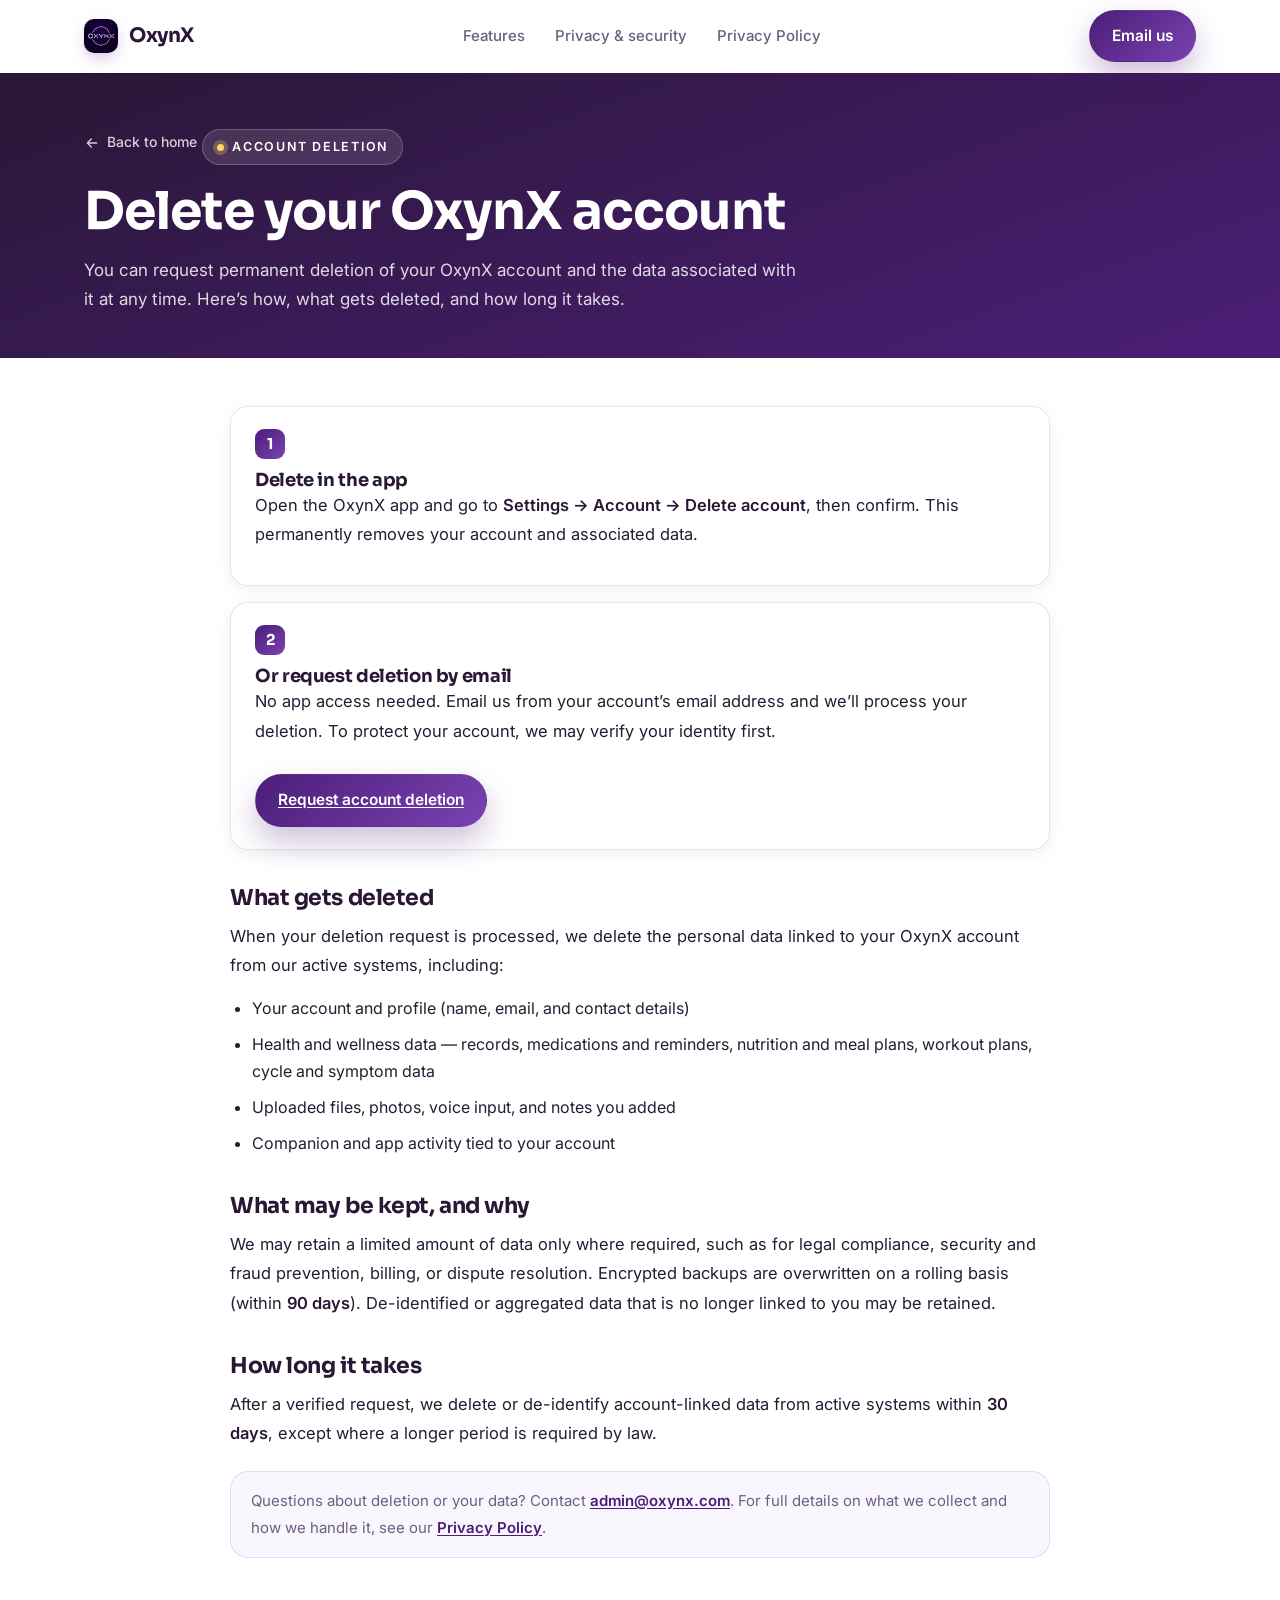
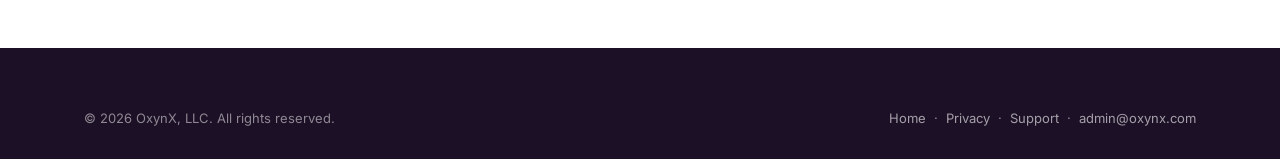
<file: delete-account/index.html>
<!DOCTYPE html>
<html lang="en">
<head>
  <meta charset="utf-8" />
  <!-- Google tag (gtag.js) — GA4 -->
  <script async src="https://www.googletagmanager.com/gtag/js?id=G-YJ0913E5GP"></script>
  <script>
    window.dataLayer = window.dataLayer || [];
    function gtag(){dataLayer.push(arguments);}
    gtag('js', new Date());
    gtag('config', 'G-YJ0913E5GP');
  </script>
  <meta name="viewport" content="width=device-width, initial-scale=1" />
  <title>Delete your account — OxynX</title>
  <meta name="description" content="How to request permanent deletion of your OxynX account and associated data, what is deleted, what may be retained, and how long it takes." />
  <meta name="theme-color" content="#291735" />
  <link rel="canonical" href="https://oxynx.com/delete-account/" />
  <meta property="og:type" content="website" />
  <meta property="og:site_name" content="OxynX" />
  <meta property="og:locale" content="en_US" />
  <meta property="og:title" content="Delete your account — OxynX" />
  <meta property="og:description" content="How to request permanent deletion of your OxynX account and associated data, what is deleted, what may be retained, and how long it takes." />
  <meta property="og:url" content="https://oxynx.com/delete-account/" />
  <meta property="og:image" content="https://oxynx.com/og-image.png" />
  <meta name="twitter:card" content="summary_large_image" />
  <meta name="twitter:title" content="Delete your account — OxynX" />
  <meta name="twitter:description" content="How to request permanent deletion of your OxynX account and associated data, what is deleted, what may be retained, and how long it takes." />
  <meta name="twitter:image" content="https://oxynx.com/og-image.png" />
  <link rel="icon" href="../favicon-32.png" type="image/png" sizes="32x32" />
  <link rel="apple-touch-icon" href="../apple-touch-icon.png" />
  <link rel="preconnect" href="https://fonts.googleapis.com" />
  <link rel="preconnect" href="https://fonts.gstatic.com" crossorigin />
  <link href="https://fonts.googleapis.com/css2?family=Inter:wght@400;500;600;700&family=Sora:wght@600;700;800&display=swap" rel="stylesheet" />
  <style>
  :root {
    --ink: #1c1026; --deep: #291735; --accent: #4b1e78; --accent-2: #7a42b1; --gold: #ffd56b; --gold-soft: #fff3bf;
    --bg: #ffffff; --bg-soft: #faf6fe; --bg-tint: #f3ecfb; --surface: #ffffff;
    --text: #271c33; --muted: #6a6080; --line: rgba(74,30,120,0.12); --line-strong: rgba(74,30,120,0.22);
    --radius: 18px; --shadow-sm: 0 4px 16px rgba(41,23,53,0.06); --shadow: 0 18px 44px rgba(41,23,53,0.10);
    --maxw: 1160px;
    --font-sans: "Inter", -apple-system, BlinkMacSystemFont, "Segoe UI", Roboto, Helvetica, Arial, sans-serif;
    --font-display: "Sora", var(--font-sans);
  }
  * { box-sizing: border-box; }
  html { scroll-behavior: smooth; -webkit-text-size-adjust: 100%; }
  body { margin: 0; font-family: var(--font-sans); color: var(--text); background: var(--bg); line-height: 1.6; font-size: 17px; -webkit-font-smoothing: antialiased; overflow-x: hidden; }
  a { color: var(--accent); text-decoration: none; }
  a:hover { color: var(--accent-2); }
  h1, h2, h3, h4 { font-family: var(--font-display); color: var(--deep); line-height: 1.1; letter-spacing: -0.02em; margin: 0; font-weight: 700; }
  .container { width: 100%; max-width: var(--maxw); margin: 0 auto; padding: 0 24px; }
  .eyebrow { display: inline-flex; align-items: center; gap: 8px; font-size: 12.5px; font-weight: 600; letter-spacing: 0.14em; text-transform: uppercase; color: var(--accent); background: var(--bg-tint); border: 1px solid var(--line); padding: 7px 14px; border-radius: 999px; }
  .eyebrow .dot { width: 7px; height: 7px; border-radius: 999px; background: var(--gold); box-shadow: 0 0 0 4px rgba(255,213,107,0.25); }
  .btn { display: inline-flex; align-items: center; gap: 9px; font-family: var(--font-sans); font-weight: 600; font-size: 15.5px; padding: 13px 22px; border-radius: 999px; border: 1px solid transparent; cursor: pointer; transition: transform .18s ease, box-shadow .18s ease; white-space: nowrap; }
  .btn--primary { background: linear-gradient(135deg, var(--accent) 0%, var(--accent-2) 100%); color: #fff; box-shadow: 0 14px 30px rgba(75,30,120,0.28); }
  .btn--primary:hover { transform: translateY(-2px); color: #fff; box-shadow: 0 20px 38px rgba(75,30,120,0.34); }

  .nav { position: sticky; top: 0; z-index: 60; backdrop-filter: saturate(180%) blur(14px); background: rgba(255,255,255,0.74); border-bottom: 1px solid transparent; transition: border-color .2s ease, box-shadow .2s ease; }
  .nav.is-stuck { border-color: var(--line); box-shadow: 0 6px 24px rgba(41,23,53,0.06); }
  .nav__inner { display: flex; align-items: center; justify-content: space-between; height: 72px; }
  .brand { display: inline-flex; align-items: center; gap: 11px; font-family: var(--font-display); font-weight: 700; font-size: 20px; color: var(--deep); letter-spacing: -0.02em; }
  .brand:hover { color: var(--deep); }
  .brand__logo { width: 34px; height: 34px; flex: 0 0 auto; border-radius: 10px; box-shadow: 0 6px 18px -6px rgba(122, 66, 177, 0.6); transition: transform .3s ease; }
  .brand:hover .brand__logo { transform: scale(1.05); }
  @media (max-width: 359px) { .brand { gap: 8px; } .brand__logo { width: 30px; height: 30px; border-radius: 9px; } }
  .nav__links { display: flex; align-items: center; gap: 30px; }
  .nav__links a { color: var(--muted); font-weight: 500; font-size: 15px; }
  .nav__links a:hover { color: var(--deep); }
  .nav__cta { display: flex; align-items: center; gap: 12px; }
  .nav__toggle { display: none; background: none; border: 1px solid var(--line-strong); border-radius: 12px; width: 42px; height: 42px; align-items: center; justify-content: center; cursor: pointer; }
  .nav__toggle svg { width: 22px; height: 22px; color: var(--deep); }

  .legal-hero { background: linear-gradient(160deg, var(--deep), var(--accent)); color: #fff; padding: 56px 0 44px; }
  .legal-hero .eyebrow { background: rgba(255,255,255,0.12); color: #fff; border-color: rgba(255,255,255,0.2); }
  .legal-hero h1 { color: #fff; font-size: clamp(34px, 5vw, 52px); margin: 18px 0 0; }
  .legal-hero p { color: rgba(255,255,255,0.84); margin: 16px 0 0; max-width: 720px; font-size: 17px; line-height: 1.7; }
  .legal-hero .back { display: inline-flex; align-items: center; gap: 7px; color: rgba(255,255,255,0.8); font-size: 14px; font-weight: 500; margin-bottom: 4px; }
  .legal-hero .back svg { width: 16px; height: 16px; }

  .wrap { padding: 48px 0 90px; background: var(--bg); }
  .doc { max-width: 820px; margin: 0 auto; }
  .steps { display: grid; gap: 16px; margin: 0 0 34px; }
  .step { background: var(--surface); border: 1px solid var(--line); border-radius: var(--radius); padding: 22px 24px; box-shadow: var(--shadow-sm); }
  .step .k { display: inline-flex; align-items: center; justify-content: center; width: 30px; height: 30px; border-radius: 9px; background: linear-gradient(135deg, var(--accent), var(--accent-2)); color: #fff; font-family: var(--font-display); font-weight: 700; font-size: 15px; margin-bottom: 12px; }
  .step h3 { font-size: 18px; }
  .step p { color: var(--text); margin: 8px 0 0; font-size: 16px; line-height: 1.7; }
  .step .btn { margin-top: 14px; }
  .doc h2 { font-size: 22px; color: var(--deep); margin: 36px 0 12px; }
  .doc p { color: var(--text); margin: 0 0 14px; font-size: 16.5px; line-height: 1.78; }
  .doc ul { margin: 0 0 18px; padding-left: 22px; }
  .doc li { margin-bottom: 9px; line-height: 1.7; font-size: 16px; }
  .doc strong { color: var(--deep); font-weight: 600; }
  .doc a { font-weight: 600; text-decoration: underline; text-underline-offset: 2px; }
  .note { background: var(--bg-soft); border: 1px solid var(--line); border-radius: var(--radius); padding: 16px 20px; margin-top: 22px; }
  .note p { margin: 0; font-size: 15px; color: var(--muted); }

  .footer { background: var(--ink); color: rgba(255,255,255,0.7); padding: 60px 0 30px; }
  .footer__bottom { display: flex; flex-wrap: wrap; justify-content: space-between; gap: 12px; font-size: 13px; color: rgba(255,255,255,0.5); }
  .footer__bottom a { color: rgba(255,255,255,0.6); }
  .footer__bottom a:hover { color: var(--gold-soft); }

  @media (max-width: 760px) {
    .container { padding: 0 18px; }
    .nav__links { display: none; }
    .nav__toggle { display: inline-flex; }
    .nav.open .nav__links { display: flex; flex-direction: column; gap: 0; position: absolute; top: 72px; left: 0; right: 0; background: rgba(255,255,255,0.98); border-bottom: 1px solid var(--line); padding: 8px 18px 16px; box-shadow: var(--shadow); }
    .nav.open .nav__links a { padding: 13px 2px; font-size: 17px; }
    .nav__cta .btn--primary { padding: 10px 15px; font-size: 14px; }
    .brand { font-size: 18px; }
    .legal-hero { padding: 40px 0 32px; }
    .wrap { padding: 34px 0 72px; }
    .doc h2 { font-size: 20px; }
    .doc p { font-size: 16px; }
    .step .btn { width: 100%; justify-content: center; }
  }

  /* ---------- mobile "get the app" bar (phones & tablets only; driven by the #oxbar script) ---------- */
  .oxbar {
    position: fixed; left: 0; right: 0; z-index: 55;
    bottom: 12px; bottom: max(12px, env(safe-area-inset-bottom));
    padding: 0 12px;
    opacity: 0; visibility: hidden; transform: translateY(140%);
    pointer-events: none;
    transition: transform .5s cubic-bezier(.2,.7,.2,1), opacity .5s cubic-bezier(.2,.7,.2,1), visibility 0s linear .5s;
  }
  .oxbar.is-shown { opacity: 1; visibility: visible; transform: none; transition-delay: 0s; }
  .oxbar__card {
    display: flex; align-items: center; gap: 12px;
    max-width: 448px; margin: 0 auto; padding: 10px 12px 10px 10px;
    border-radius: 26px; background: rgba(255, 255, 255, 0.95);
    -webkit-backdrop-filter: saturate(180%) blur(24px); backdrop-filter: saturate(180%) blur(24px);
    box-shadow: 0 18px 50px -12px rgba(11, 6, 17, 0.45), 0 0 0 1px rgba(20, 10, 29, 0.08);
    font-family: "Inter", -apple-system, BlinkMacSystemFont, "Segoe UI", Roboto, Helvetica, Arial, sans-serif;
  }
  .oxbar.is-shown .oxbar__card { pointer-events: auto; }
  .oxbar__logo { display: block; width: 56px; height: 56px; flex: 0 0 auto; border-radius: 14px; box-shadow: 0 4px 12px -4px rgba(41, 23, 53, 0.5); }
  .oxbar__text { flex: 1 1 auto; min-width: 0; }
  .oxbar__title, .oxbar__sub, .oxbar__store { margin: 0; white-space: nowrap; overflow: hidden; text-overflow: ellipsis; }
  .oxbar__title { font-family: "Sora", "Inter", sans-serif; font-size: 15.5px; font-weight: 600; line-height: 1.25; letter-spacing: -0.02em; color: #140a1d; }
  .oxbar__sub { font-size: 12.5px; line-height: 1.4; color: rgba(20, 10, 29, 0.6); }
  .oxbar__store { margin-top: 2px; font-size: 11.5px; font-weight: 500; line-height: 1.4; color: rgba(20, 10, 29, 0.75); }
  .oxbar__store svg { display: inline-block; width: 12px; height: 12px; margin-right: 4px; vertical-align: -1.5px; }
  .oxbar__cta {
    flex: 0 0 auto; display: inline-flex; align-items: center;
    padding: 12px 20px; border-radius: 999px;
    background: #140a1d; color: #fff;
    font-size: 14px; font-weight: 600; line-height: 1.2; text-decoration: none; white-space: nowrap;
    transition: background .2s ease, transform .15s ease;
  }
  .oxbar__cta:hover { background: #3b2150; color: #fff; }
  .oxbar__cta:active { transform: scale(.95); }
  .oxbar__cta:focus-visible { outline: 2px solid #7a42b1; outline-offset: 2px; }
  @media (prefers-reduced-motion: reduce) {
    .oxbar { transform: none; transition: opacity .3s ease, visibility 0s linear .3s; }
    .oxbar.is-shown { transition-delay: 0s; }
    .oxbar__cta { transition: none; }
  }
  @media (max-width: 369.98px) {
    .oxbar__card { gap: 10px; }
    .oxbar__logo { width: 44px; height: 44px; border-radius: 12px; }
    .oxbar__title { font-size: 14.5px; }
    .oxbar__sub, .oxbar__free { display: none; }
    .oxbar__store { font-size: 11px; }
    .oxbar__cta { padding: 11px 14px; font-size: 13.5px; }
  }
  @media print { .oxbar { display: none !important; } }
  </style>
</head>
<body>
  <header class="nav" id="nav">
    <div class="container nav__inner">
      <a class="brand" href="../" aria-label="OxynX home"><img class="brand__logo" src="../assets/oxynx-logo.jpg" alt="" width="34" height="34" />OxynX</a>
      <nav class="nav__links" aria-label="Primary">
        <a href="../#features">Features</a>
        <a href="../#privacy">Privacy &amp; security</a>
        <a href="../privacy/">Privacy Policy</a>
      </nav>
      <div class="nav__cta">
        <a class="btn btn--primary" href="mailto:admin@oxynx.com?subject=Delete%20my%20account">Email us</a>
        <button class="nav__toggle" id="navToggle" aria-label="Menu" aria-expanded="false">
          <svg viewBox="0 0 24 24" fill="none" stroke="currentColor" stroke-width="2" stroke-linecap="round"><path d="M4 7h16M4 12h16M4 17h16"/></svg>
        </button>
      </div>
    </div>
  </header>

  <section class="legal-hero">
    <div class="container">
      <a class="back" href="../"><svg viewBox="0 0 24 24" fill="none" stroke="currentColor" stroke-width="2" stroke-linecap="round" stroke-linejoin="round"><path d="M19 12H5M11 18l-6-6 6-6"/></svg>Back to home</a>
      <span class="eyebrow"><span class="dot"></span>Account deletion</span>
      <h1>Delete your OxynX account</h1>
      <p>You can request permanent deletion of your OxynX account and the data associated with it at any time. Here’s how, what gets deleted, and how long it takes.</p>
    </div>
  </section>

  <div class="wrap">
    <div class="container">
      <article class="doc">
        <div class="steps">
          <div class="step">
            <span class="k">1</span>
            <h3>Delete in the app</h3>
            <p>Open the OxynX app and go to <strong>Settings → Account → Delete account</strong>, then confirm. This permanently removes your account and associated data.</p>
          </div>
          <div class="step">
            <span class="k">2</span>
            <h3>Or request deletion by email</h3>
            <p>No app access needed. Email us from your account’s email address and we’ll process your deletion. To protect your account, we may verify your identity first.</p>
            <a class="btn btn--primary" href="mailto:admin@oxynx.com?subject=Delete%20my%20account&amp;body=Please%20delete%20my%20OxynX%20account%20and%20associated%20data.%20My%20account%20email%20is%3A%20">Request account deletion</a>
          </div>
        </div>

        <h2>What gets deleted</h2>
        <p>When your deletion request is processed, we delete the personal data linked to your OxynX account from our active systems, including:</p>
        <ul>
          <li>Your account and profile (name, email, and contact details)</li>
          <li>Health and wellness data — records, medications and reminders, nutrition and meal plans, workout plans, cycle and symptom data</li>
          <li>Uploaded files, photos, voice input, and notes you added</li>
          <li>Companion and app activity tied to your account</li>
        </ul>

        <h2>What may be kept, and why</h2>
        <p>We may retain a limited amount of data only where required, such as for legal compliance, security and fraud prevention, billing, or dispute resolution. Encrypted backups are overwritten on a rolling basis (within <strong>90 days</strong>). De-identified or aggregated data that is no longer linked to you may be retained.</p>

        <h2>How long it takes</h2>
        <p>After a verified request, we delete or de-identify account-linked data from active systems within <strong>30 days</strong>, except where a longer period is required by law.</p>

        <div class="note">
          <p>Questions about deletion or your data? Contact <a href="mailto:admin@oxynx.com?subject=Account%20Deletion%20Question">admin@oxynx.com</a>. For full details on what we collect and how we handle it, see our <a href="../privacy/">Privacy Policy</a>.</p>
        </div>
      </article>
    </div>
  </div>

  <footer class="footer">
    <div class="container">
      <div class="footer__bottom">
        <div>© <span id="year">2026</span> OxynX, LLC. All rights reserved.</div>
        <div><a href="../">Home</a> &nbsp;·&nbsp; <a href="../privacy/">Privacy</a> &nbsp;·&nbsp; <a href="../support/">Support</a> &nbsp;·&nbsp; <a href="mailto:admin@oxynx.com">admin@oxynx.com</a></div>
      </div>
    </div>
  </footer>

  <script>
  (function () {
    "use strict";
    document.querySelectorAll("#year").forEach(function (el) { el.textContent = new Date().getFullYear(); });
    var nav = document.getElementById("nav");
    if (nav) {
      var onScroll = function () { nav.classList.toggle("is-stuck", window.scrollY > 8); };
      onScroll();
      window.addEventListener("scroll", onScroll, { passive: true });
    }
    var toggle = document.getElementById("navToggle");
    if (toggle && nav) {
      toggle.addEventListener("click", function () {
        var open = nav.classList.toggle("open");
        toggle.setAttribute("aria-expanded", open ? "true" : "false");
      });
    }
  })();
  </script>

  <!-- Mobile "get the app" bar: phones & tablets only. The script below picks the visitor's store
       (App Store on iPhone/iPad, Google Play on Android) and never shows it on desktop. -->
  <div class="oxbar" id="oxbar" hidden>
    <div class="oxbar__card">
      <img class="oxbar__logo" src="../assets/oxynx-logo.jpg" alt="" width="56" height="56" decoding="async" />
      <div class="oxbar__text">
        <p class="oxbar__title">OxynX Health</p>
        <p class="oxbar__sub">All-in-one health app</p>
        <p class="oxbar__store"><span data-store="ios"><svg viewBox="0 0 24 24" fill="currentColor" aria-hidden="true"><path d="M16.37 12.62c-.02-2.3 1.88-3.4 1.96-3.46-1.07-1.56-2.73-1.78-3.32-1.8-1.41-.14-2.76.83-3.47.83-.72 0-1.82-.81-2.99-.79-1.54.02-2.96.9-3.75 2.27-1.6 2.78-.41 6.89 1.15 9.14.76 1.1 1.67 2.34 2.86 2.3 1.15-.05 1.58-.74 2.97-.74 1.38 0 1.78.74 2.99.72 1.24-.02 2.02-1.12 2.77-2.23.87-1.28 1.23-2.52 1.25-2.58-.03-.01-2.4-.92-2.42-3.66zM14.1 5.86c.63-.77 1.06-1.83.94-2.89-.91.04-2.02.61-2.67 1.37-.58.67-1.1 1.76-.96 2.8 1.02.08 2.06-.52 2.69-1.28z"/></svg><span class="oxbar__free">Free on the </span>App Store</span><span data-store="android"><svg viewBox="0 0 24 24" aria-hidden="true"><path d="M4.2 2.6 13.6 12l-9.4 9.4c-.4-.2-.7-.7-.7-1.3V3.9c0-.6.3-1.1.7-1.3z" fill="#34d3a0"/><path d="m16.7 8.9-3.1 3.1-9.4-9.4c.3-.2.8-.2 1.2 0l11.3 6.3z" fill="#ffd56b"/><path d="m16.7 15.1-11.3 6.3c-.4.2-.9.2-1.2 0l9.4-9.4 3.1 3.1z" fill="#ff7a9c"/><path d="m20.2 10.9c.8.5.8 1.7 0 2.2l-3.5 2-3.1-3.1 3.1-3.1 3.5 2z" fill="#7cc4ff"/></svg><span class="oxbar__free">Free on </span>Google Play</span></p>
      </div>
      <a class="oxbar__cta" href="https://apps.apple.com/us/app/oxynx-health/id6758890598" target="_blank" rel="noreferrer" tabindex="-1">Download</a>
    </div>
  </div>
  <script>
  (function () {
    "use strict";
    var bar = document.getElementById("oxbar");
    if (!bar) return;
    var ua = navigator.userAgent || "";
    var platform = /android/i.test(ua) ? "android"
      : (/iphone|ipad|ipod/i.test(ua) || (/macintosh/i.test(ua) && (navigator.maxTouchPoints || 0) > 1)) ? "ios"
      : "other";
    if (platform === "other") return; // desktop: never rendered

    var ios = platform === "ios";
    var cta = bar.querySelector(".oxbar__cta");
    cta.href = ios ? "https://apps.apple.com/us/app/oxynx-health/id6758890598" : "https://play.google.com/store/apps/details?id=com.oxynx.oxynx";
    cta.setAttribute("aria-label", ios ? "Download OxynX Health on the App Store" : "Download OxynX Health on Google Play");
    var otherStore = bar.querySelector('[data-store]:not([data-store="' + platform + '"])');
    if (otherStore) otherStore.parentNode.removeChild(otherStore);
    cta.addEventListener("click", function () {
      if (typeof window.gtag === "function") window.gtag("event", "download_click", { platform: platform, placement: "mobile_bar" });
    });
    bar.hidden = false;

    var TOP = 160;          // "past the top area" on these pages (no hero store buttons)
    var shown = false, nearFooter = false, anchorY = window.scrollY, dir = 1, idle;
    var roomToScroll = function () { return document.documentElement.scrollHeight - window.innerHeight > TOP + 40; };
    var pastTop = function () { return window.scrollY > TOP || !roomToScroll(); };
    var render = function () {
      var visible = shown && !nearFooter;
      bar.classList.toggle("is-shown", visible);
      if (visible) bar.removeAttribute("aria-hidden"); else bar.setAttribute("aria-hidden", "true");
      cta.tabIndex = visible ? 0 : -1;
      if ("inert" in bar) bar.inert = !visible;
    };
    var set = function (v) { if (v !== shown) { shown = v; render(); } };
    // Reading pause: bring it back once the page has been still for a moment.
    var rest = function () {
      clearTimeout(idle);
      idle = setTimeout(function () { if (pastTop()) set(true); }, 1200);
    };
    window.addEventListener("scroll", function () {
      var y = window.scrollY;
      clearTimeout(idle);
      if (!pastTop()) { set(false); anchorY = y; return; }
      // Measure from where the current scroll direction started, so slow scrolls count too.
      var d = y >= anchorY ? 1 : -1;
      if (d !== dir) { dir = d; anchorY = y; }
      if (anchorY - y > 24) { set(true); anchorY = y; }        // scrolling up: show
      else if (y - anchorY > 24) { set(false); anchorY = y; }  // scrolling down: tuck away
      rest();
    }, { passive: true });
    // Keep the footer (and its links) clear: hide while it is on screen.
    var footer = document.querySelector("footer");
    if (footer && "IntersectionObserver" in window) {
      new IntersectionObserver(function (entries) {
        nearFooter = entries[0].isIntersecting;
        render();
      }).observe(footer);
    }
    render();
    // Already past the top (restored scroll), or a short page with nothing to scroll past (e.g. 404).
    if (pastTop()) rest();
  })();
  </script>
</body>
</html>
</file>
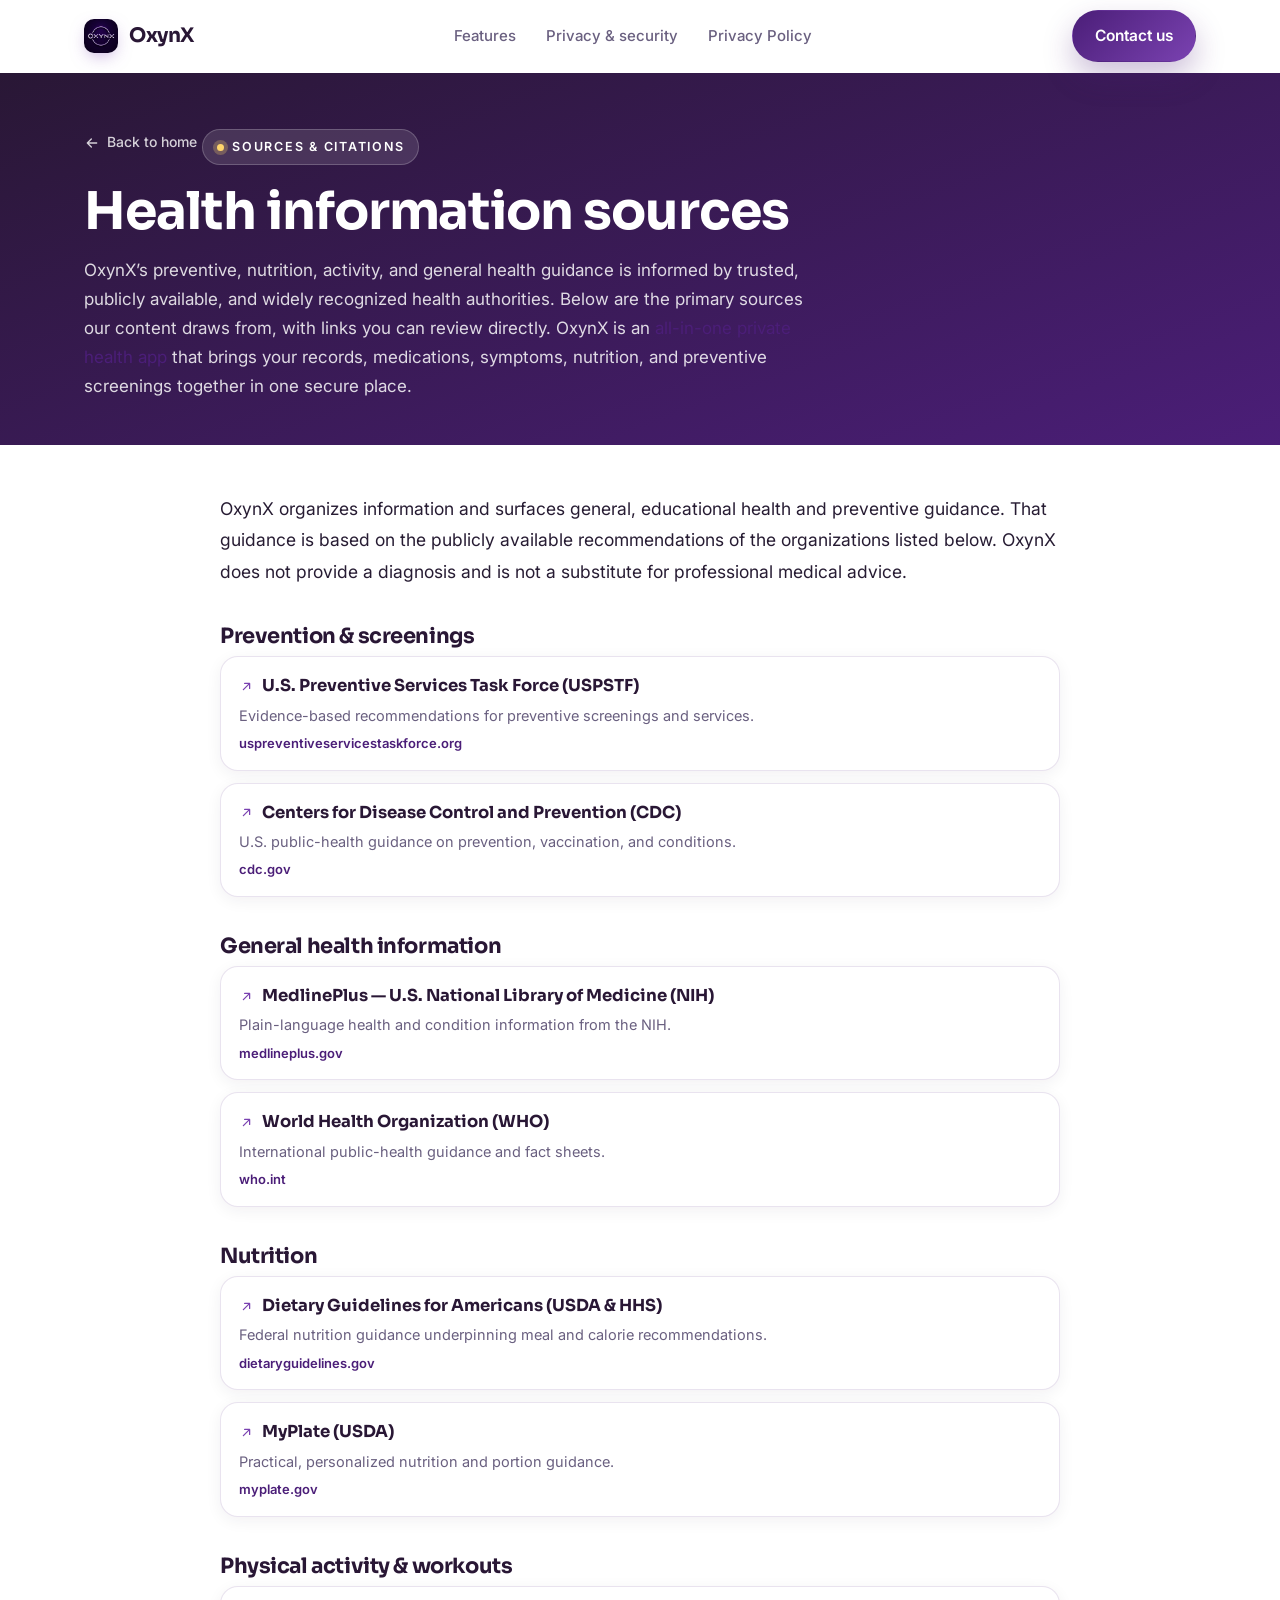
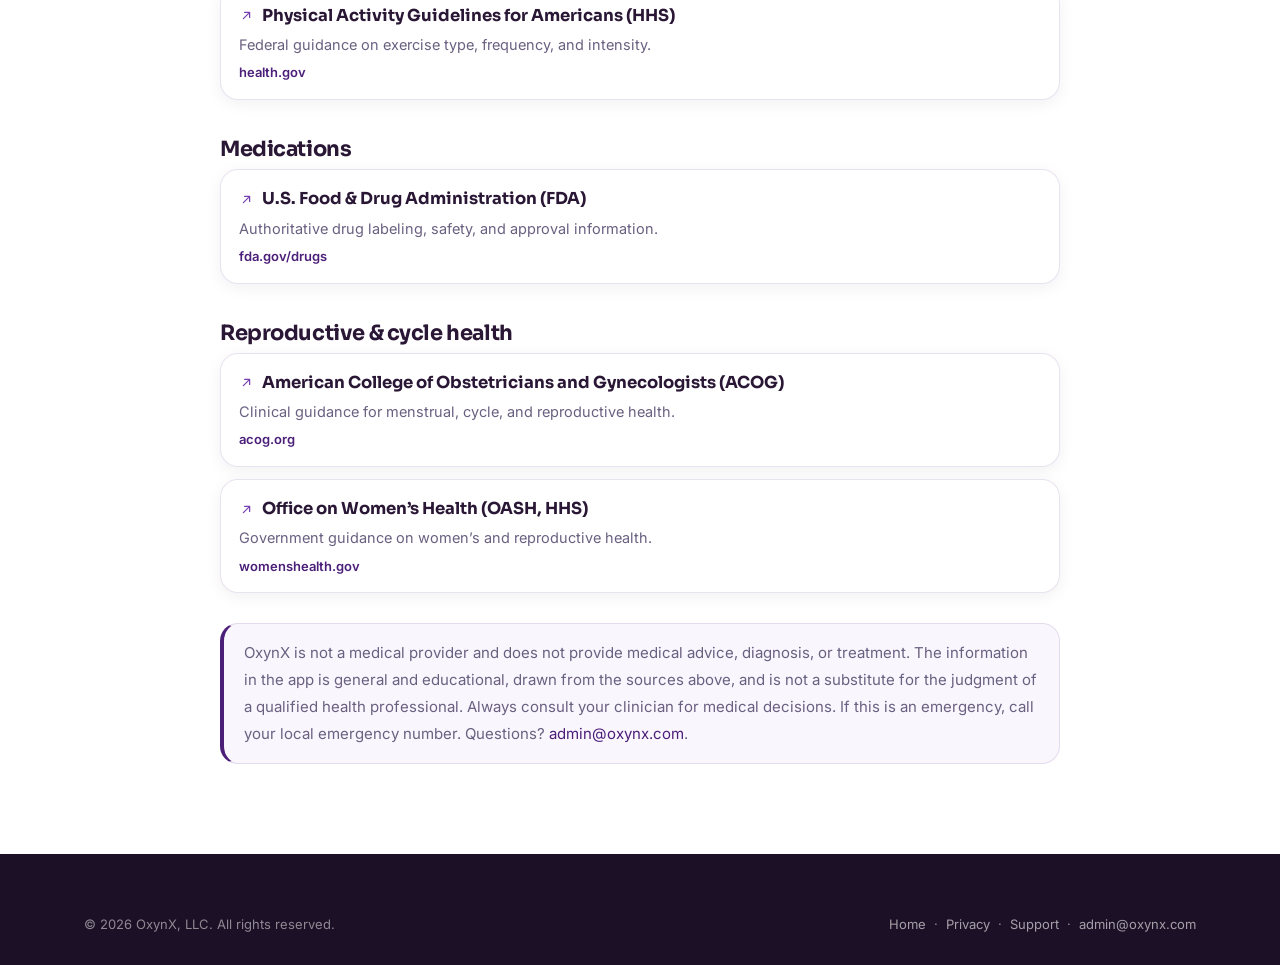
<file: health-sources/index.html>
<!DOCTYPE html>
<html lang="en">
<head>
  <meta charset="utf-8" />
  <!-- Google tag (gtag.js) — GA4 -->
  <script async src="https://www.googletagmanager.com/gtag/js?id=G-YJ0913E5GP"></script>
  <script>
    window.dataLayer = window.dataLayer || [];
    function gtag(){dataLayer.push(arguments);}
    gtag('js', new Date());
    gtag('config', 'G-YJ0913E5GP');
  </script>
  <meta name="viewport" content="width=device-width, initial-scale=1" />
  <title>Health information sources — OxynX</title>
  <meta name="description" content="The trusted, publicly available sources that inform OxynX's health, nutrition, prevention, and screening guidance, with links and citations." />
  <meta name="theme-color" content="#291735" />
  <link rel="canonical" href="https://oxynx.com/health-sources/" />
  <meta property="og:type" content="website" />
  <meta property="og:site_name" content="OxynX" />
  <meta property="og:locale" content="en_US" />
  <meta property="og:title" content="Health information sources — OxynX" />
  <meta property="og:description" content="The trusted, publicly available sources that inform OxynX's health, nutrition, prevention, and screening guidance, with links and citations." />
  <meta property="og:url" content="https://oxynx.com/health-sources/" />
  <meta property="og:image" content="https://oxynx.com/og-image.png" />
  <meta name="twitter:card" content="summary_large_image" />
  <meta name="twitter:title" content="Health information sources — OxynX" />
  <meta name="twitter:description" content="The trusted, publicly available sources that inform OxynX's health, nutrition, prevention, and screening guidance, with links and citations." />
  <meta name="twitter:image" content="https://oxynx.com/og-image.png" />
  <link rel="icon" href="../favicon-32.png" type="image/png" sizes="32x32" />
  <link rel="apple-touch-icon" href="../apple-touch-icon.png" />
  <link rel="preconnect" href="https://fonts.googleapis.com" />
  <link rel="preconnect" href="https://fonts.gstatic.com" crossorigin />
  <link href="https://fonts.googleapis.com/css2?family=Inter:wght@400;500;600;700&family=Sora:wght@600;700;800&display=swap" rel="stylesheet" />
  <style>
  :root {
    --ink: #1c1026; --deep: #291735; --accent: #4b1e78; --accent-2: #7a42b1; --gold: #ffd56b; --gold-soft: #fff3bf;
    --bg: #ffffff; --bg-soft: #faf6fe; --bg-tint: #f3ecfb; --surface: #ffffff;
    --text: #271c33; --muted: #6a6080; --line: rgba(74,30,120,0.12); --line-strong: rgba(74,30,120,0.22);
    --radius: 18px; --shadow-sm: 0 4px 16px rgba(41,23,53,0.06); --shadow: 0 18px 44px rgba(41,23,53,0.10);
    --maxw: 1160px;
    --font-sans: "Inter", -apple-system, BlinkMacSystemFont, "Segoe UI", Roboto, Helvetica, Arial, sans-serif;
    --font-display: "Sora", var(--font-sans);
  }
  * { box-sizing: border-box; }
  html { scroll-behavior: smooth; -webkit-text-size-adjust: 100%; }
  body { margin: 0; font-family: var(--font-sans); color: var(--text); background: var(--bg); line-height: 1.6; font-size: 17px; -webkit-font-smoothing: antialiased; overflow-x: hidden; }
  a { color: var(--accent); text-decoration: none; }
  a:hover { color: var(--accent-2); }
  h1, h2, h3, h4 { font-family: var(--font-display); color: var(--deep); line-height: 1.1; letter-spacing: -0.02em; margin: 0; font-weight: 700; }
  .container { width: 100%; max-width: var(--maxw); margin: 0 auto; padding: 0 24px; }
  .eyebrow { display: inline-flex; align-items: center; gap: 8px; font-size: 12.5px; font-weight: 600; letter-spacing: 0.14em; text-transform: uppercase; color: var(--accent); background: var(--bg-tint); border: 1px solid var(--line); padding: 7px 14px; border-radius: 999px; }
  .eyebrow .dot { width: 7px; height: 7px; border-radius: 999px; background: var(--gold); box-shadow: 0 0 0 4px rgba(255,213,107,0.25); }
  .btn { display: inline-flex; align-items: center; gap: 9px; font-family: var(--font-sans); font-weight: 600; font-size: 15.5px; padding: 13px 22px; border-radius: 999px; border: 1px solid transparent; cursor: pointer; transition: transform .18s ease, box-shadow .18s ease; white-space: nowrap; }
  .btn--primary { background: linear-gradient(135deg, var(--accent) 0%, var(--accent-2) 100%); color: #fff; box-shadow: 0 14px 30px rgba(75,30,120,0.28); }
  .btn--primary:hover { transform: translateY(-2px); color: #fff; box-shadow: 0 20px 38px rgba(75,30,120,0.34); }

  .nav { position: sticky; top: 0; z-index: 60; backdrop-filter: saturate(180%) blur(14px); background: rgba(255,255,255,0.74); border-bottom: 1px solid transparent; transition: border-color .2s ease, box-shadow .2s ease; }
  .nav.is-stuck { border-color: var(--line); box-shadow: 0 6px 24px rgba(41,23,53,0.06); }
  .nav__inner { display: flex; align-items: center; justify-content: space-between; height: 72px; }
  .brand { display: inline-flex; align-items: center; gap: 11px; font-family: var(--font-display); font-weight: 700; font-size: 20px; color: var(--deep); letter-spacing: -0.02em; }
  .brand:hover { color: var(--deep); }
  .brand__logo { width: 34px; height: 34px; flex: 0 0 auto; border-radius: 10px; box-shadow: 0 6px 18px -6px rgba(122, 66, 177, 0.6); transition: transform .3s ease; }
  .brand:hover .brand__logo { transform: scale(1.05); }
  @media (max-width: 359px) { .brand { gap: 8px; } .brand__logo { width: 30px; height: 30px; border-radius: 9px; } }
  .nav__links { display: flex; align-items: center; gap: 30px; }
  .nav__links a { color: var(--muted); font-weight: 500; font-size: 15px; }
  .nav__links a:hover { color: var(--deep); }
  .nav__cta { display: flex; align-items: center; gap: 12px; }
  .nav__toggle { display: none; background: none; border: 1px solid var(--line-strong); border-radius: 12px; width: 42px; height: 42px; align-items: center; justify-content: center; cursor: pointer; }
  .nav__toggle svg { width: 22px; height: 22px; color: var(--deep); }

  .legal-hero { background: linear-gradient(160deg, var(--deep), var(--accent)); color: #fff; padding: 56px 0 44px; }
  .legal-hero .eyebrow { background: rgba(255,255,255,0.12); color: #fff; border-color: rgba(255,255,255,0.2); }
  .legal-hero h1 { color: #fff; font-size: clamp(34px, 5vw, 52px); margin: 18px 0 0; }
  .legal-hero p { color: rgba(255,255,255,0.84); margin: 16px 0 0; max-width: 740px; font-size: 17px; line-height: 1.7; }
  .legal-hero .back { display: inline-flex; align-items: center; gap: 7px; color: rgba(255,255,255,0.8); font-size: 14px; font-weight: 500; margin-bottom: 4px; }
  .legal-hero .back svg { width: 16px; height: 16px; }

  .wrap { padding: 48px 0 90px; background: var(--bg); }
  .doc { max-width: 840px; margin: 0 auto; }
  .doc > p.lead { font-size: 17.5px; color: var(--text); margin: 0 0 12px; line-height: 1.8; }
  .doc h2 { font-size: 21px; color: var(--deep); margin: 38px 0 8px; }
  .doc p { color: var(--text); margin: 0 0 14px; font-size: 16.5px; line-height: 1.78; }
  .src { display: grid; gap: 12px; margin: 6px 0 8px; }
  .src a.card { display: block; background: var(--surface); border: 1px solid var(--line); border-radius: var(--radius); padding: 16px 18px; box-shadow: var(--shadow-sm); transition: transform .16s ease, box-shadow .16s ease, border-color .16s ease; }
  .src a.card:hover { transform: translateY(-2px); box-shadow: var(--shadow); border-color: var(--line-strong); }
  .src .name { font-family: var(--font-display); font-weight: 700; font-size: 16.5px; color: var(--deep); display: flex; align-items: center; gap: 8px; }
  .src .name svg { width: 15px; height: 15px; color: var(--accent-2); flex: 0 0 auto; }
  .src .desc { color: var(--muted); font-size: 14.5px; margin-top: 4px; }
  .src .url { color: var(--accent); font-size: 13px; font-weight: 600; margin-top: 6px; word-break: break-all; }
  .note { background: var(--bg-soft); border: 1px solid var(--line); border-left: 4px solid var(--accent); border-radius: var(--radius); padding: 16px 20px; margin-top: 30px; }
  .note p { margin: 0; font-size: 15px; color: var(--muted); }

  .footer { background: var(--ink); color: rgba(255,255,255,0.7); padding: 60px 0 30px; }
  .footer__bottom { display: flex; flex-wrap: wrap; justify-content: space-between; gap: 12px; font-size: 13px; color: rgba(255,255,255,0.5); }
  .footer__bottom a { color: rgba(255,255,255,0.6); }
  .footer__bottom a:hover { color: var(--gold-soft); }

  @media (max-width: 760px) {
    .container { padding: 0 18px; }
    .nav__links { display: none; }
    .nav__toggle { display: inline-flex; }
    .nav.open .nav__links { display: flex; flex-direction: column; gap: 0; position: absolute; top: 72px; left: 0; right: 0; background: rgba(255,255,255,0.98); border-bottom: 1px solid var(--line); padding: 8px 18px 16px; box-shadow: var(--shadow); }
    .nav.open .nav__links a { padding: 13px 2px; font-size: 17px; }
    .nav__cta .btn--primary { padding: 10px 15px; font-size: 14px; }
    .brand { font-size: 18px; }
    .legal-hero { padding: 40px 0 32px; }
    .wrap { padding: 34px 0 72px; }
    .doc h2 { font-size: 20px; }
    .doc p, .doc > p.lead { font-size: 16px; }
  }

  /* ---------- mobile "get the app" bar (phones & tablets only; driven by the #oxbar script) ---------- */
  .oxbar {
    position: fixed; left: 0; right: 0; z-index: 55;
    bottom: 12px; bottom: max(12px, env(safe-area-inset-bottom));
    padding: 0 12px;
    opacity: 0; visibility: hidden; transform: translateY(140%);
    pointer-events: none;
    transition: transform .5s cubic-bezier(.2,.7,.2,1), opacity .5s cubic-bezier(.2,.7,.2,1), visibility 0s linear .5s;
  }
  .oxbar.is-shown { opacity: 1; visibility: visible; transform: none; transition-delay: 0s; }
  .oxbar__card {
    display: flex; align-items: center; gap: 12px;
    max-width: 448px; margin: 0 auto; padding: 10px 12px 10px 10px;
    border-radius: 26px; background: rgba(255, 255, 255, 0.95);
    -webkit-backdrop-filter: saturate(180%) blur(24px); backdrop-filter: saturate(180%) blur(24px);
    box-shadow: 0 18px 50px -12px rgba(11, 6, 17, 0.45), 0 0 0 1px rgba(20, 10, 29, 0.08);
    font-family: "Inter", -apple-system, BlinkMacSystemFont, "Segoe UI", Roboto, Helvetica, Arial, sans-serif;
  }
  .oxbar.is-shown .oxbar__card { pointer-events: auto; }
  .oxbar__logo { display: block; width: 56px; height: 56px; flex: 0 0 auto; border-radius: 14px; box-shadow: 0 4px 12px -4px rgba(41, 23, 53, 0.5); }
  .oxbar__text { flex: 1 1 auto; min-width: 0; }
  .oxbar__title, .oxbar__sub, .oxbar__store { margin: 0; white-space: nowrap; overflow: hidden; text-overflow: ellipsis; }
  .oxbar__title { font-family: "Sora", "Inter", sans-serif; font-size: 15.5px; font-weight: 600; line-height: 1.25; letter-spacing: -0.02em; color: #140a1d; }
  .oxbar__sub { font-size: 12.5px; line-height: 1.4; color: rgba(20, 10, 29, 0.6); }
  .oxbar__store { margin-top: 2px; font-size: 11.5px; font-weight: 500; line-height: 1.4; color: rgba(20, 10, 29, 0.75); }
  .oxbar__store svg { display: inline-block; width: 12px; height: 12px; margin-right: 4px; vertical-align: -1.5px; }
  .oxbar__cta {
    flex: 0 0 auto; display: inline-flex; align-items: center;
    padding: 12px 20px; border-radius: 999px;
    background: #140a1d; color: #fff;
    font-size: 14px; font-weight: 600; line-height: 1.2; text-decoration: none; white-space: nowrap;
    transition: background .2s ease, transform .15s ease;
  }
  .oxbar__cta:hover { background: #3b2150; color: #fff; }
  .oxbar__cta:active { transform: scale(.95); }
  .oxbar__cta:focus-visible { outline: 2px solid #7a42b1; outline-offset: 2px; }
  @media (prefers-reduced-motion: reduce) {
    .oxbar { transform: none; transition: opacity .3s ease, visibility 0s linear .3s; }
    .oxbar.is-shown { transition-delay: 0s; }
    .oxbar__cta { transition: none; }
  }
  @media (max-width: 369.98px) {
    .oxbar__card { gap: 10px; }
    .oxbar__logo { width: 44px; height: 44px; border-radius: 12px; }
    .oxbar__title { font-size: 14.5px; }
    .oxbar__sub, .oxbar__free { display: none; }
    .oxbar__store { font-size: 11px; }
    .oxbar__cta { padding: 11px 14px; font-size: 13.5px; }
  }
  @media print { .oxbar { display: none !important; } }
  </style>
</head>
<body>
  <header class="nav" id="nav">
    <div class="container nav__inner">
      <a class="brand" href="../" aria-label="OxynX home"><img class="brand__logo" src="../assets/oxynx-logo.jpg" alt="" width="34" height="34" />OxynX</a>
      <nav class="nav__links" aria-label="Primary">
        <a href="../#features">Features</a>
        <a href="../#privacy">Privacy &amp; security</a>
        <a href="../privacy/">Privacy Policy</a>
      </nav>
      <div class="nav__cta">
        <a class="btn btn--primary" href="mailto:admin@oxynx.com?subject=OxynX%20Health%20Sources">Contact us</a>
        <button class="nav__toggle" id="navToggle" aria-label="Menu" aria-expanded="false">
          <svg viewBox="0 0 24 24" fill="none" stroke="currentColor" stroke-width="2" stroke-linecap="round"><path d="M4 7h16M4 12h16M4 17h16"/></svg>
        </button>
      </div>
    </div>
  </header>

  <section class="legal-hero">
    <div class="container">
      <a class="back" href="../"><svg viewBox="0 0 24 24" fill="none" stroke="currentColor" stroke-width="2" stroke-linecap="round" stroke-linejoin="round"><path d="M19 12H5M11 18l-6-6 6-6"/></svg>Back to home</a>
      <span class="eyebrow"><span class="dot"></span>Sources &amp; citations</span>
      <h1>Health information sources</h1>
      <p>OxynX’s preventive, nutrition, activity, and general health guidance is informed by trusted, publicly available, and widely recognized health authorities. Below are the primary sources our content draws from, with links you can review directly. OxynX is an <a href="../">all-in-one private health app</a> that brings your records, medications, symptoms, nutrition, and preventive screenings together in one secure place.</p>
    </div>
  </section>

  <div class="wrap">
    <div class="container">
      <article class="doc">
        <p class="lead">OxynX organizes information and surfaces general, educational health and preventive guidance. That guidance is based on the publicly available recommendations of the organizations listed below. OxynX does not provide a diagnosis and is not a substitute for professional medical advice.</p>

        <h2>Prevention &amp; screenings</h2>
        <div class="src">
          <a class="card" href="https://www.uspreventiveservicestaskforce.org/" target="_blank" rel="noopener noreferrer">
            <div class="name"><svg viewBox="0 0 24 24" fill="none" stroke="currentColor" stroke-width="2" stroke-linecap="round" stroke-linejoin="round"><path d="M7 17L17 7M9 7h8v8"/></svg>U.S. Preventive Services Task Force (USPSTF)</div>
            <div class="desc">Evidence-based recommendations for preventive screenings and services.</div>
            <div class="url">uspreventiveservicestaskforce.org</div>
          </a>
          <a class="card" href="https://www.cdc.gov/" target="_blank" rel="noopener noreferrer">
            <div class="name"><svg viewBox="0 0 24 24" fill="none" stroke="currentColor" stroke-width="2" stroke-linecap="round" stroke-linejoin="round"><path d="M7 17L17 7M9 7h8v8"/></svg>Centers for Disease Control and Prevention (CDC)</div>
            <div class="desc">U.S. public-health guidance on prevention, vaccination, and conditions.</div>
            <div class="url">cdc.gov</div>
          </a>
        </div>

        <h2>General health information</h2>
        <div class="src">
          <a class="card" href="https://medlineplus.gov/" target="_blank" rel="noopener noreferrer">
            <div class="name"><svg viewBox="0 0 24 24" fill="none" stroke="currentColor" stroke-width="2" stroke-linecap="round" stroke-linejoin="round"><path d="M7 17L17 7M9 7h8v8"/></svg>MedlinePlus — U.S. National Library of Medicine (NIH)</div>
            <div class="desc">Plain-language health and condition information from the NIH.</div>
            <div class="url">medlineplus.gov</div>
          </a>
          <a class="card" href="https://www.who.int/" target="_blank" rel="noopener noreferrer">
            <div class="name"><svg viewBox="0 0 24 24" fill="none" stroke="currentColor" stroke-width="2" stroke-linecap="round" stroke-linejoin="round"><path d="M7 17L17 7M9 7h8v8"/></svg>World Health Organization (WHO)</div>
            <div class="desc">International public-health guidance and fact sheets.</div>
            <div class="url">who.int</div>
          </a>
        </div>

        <h2>Nutrition</h2>
        <div class="src">
          <a class="card" href="https://www.dietaryguidelines.gov/" target="_blank" rel="noopener noreferrer">
            <div class="name"><svg viewBox="0 0 24 24" fill="none" stroke="currentColor" stroke-width="2" stroke-linecap="round" stroke-linejoin="round"><path d="M7 17L17 7M9 7h8v8"/></svg>Dietary Guidelines for Americans (USDA &amp; HHS)</div>
            <div class="desc">Federal nutrition guidance underpinning meal and calorie recommendations.</div>
            <div class="url">dietaryguidelines.gov</div>
          </a>
          <a class="card" href="https://www.myplate.gov/" target="_blank" rel="noopener noreferrer">
            <div class="name"><svg viewBox="0 0 24 24" fill="none" stroke="currentColor" stroke-width="2" stroke-linecap="round" stroke-linejoin="round"><path d="M7 17L17 7M9 7h8v8"/></svg>MyPlate (USDA)</div>
            <div class="desc">Practical, personalized nutrition and portion guidance.</div>
            <div class="url">myplate.gov</div>
          </a>
        </div>

        <h2>Physical activity &amp; workouts</h2>
        <div class="src">
          <a class="card" href="https://health.gov/our-work/nutrition-physical-activity/physical-activity-guidelines" target="_blank" rel="noopener noreferrer">
            <div class="name"><svg viewBox="0 0 24 24" fill="none" stroke="currentColor" stroke-width="2" stroke-linecap="round" stroke-linejoin="round"><path d="M7 17L17 7M9 7h8v8"/></svg>Physical Activity Guidelines for Americans (HHS)</div>
            <div class="desc">Federal guidance on exercise type, frequency, and intensity.</div>
            <div class="url">health.gov</div>
          </a>
        </div>

        <h2>Medications</h2>
        <div class="src">
          <a class="card" href="https://www.fda.gov/drugs" target="_blank" rel="noopener noreferrer">
            <div class="name"><svg viewBox="0 0 24 24" fill="none" stroke="currentColor" stroke-width="2" stroke-linecap="round" stroke-linejoin="round"><path d="M7 17L17 7M9 7h8v8"/></svg>U.S. Food &amp; Drug Administration (FDA)</div>
            <div class="desc">Authoritative drug labeling, safety, and approval information.</div>
            <div class="url">fda.gov/drugs</div>
          </a>
        </div>

        <h2>Reproductive &amp; cycle health</h2>
        <div class="src">
          <a class="card" href="https://www.acog.org/" target="_blank" rel="noopener noreferrer">
            <div class="name"><svg viewBox="0 0 24 24" fill="none" stroke="currentColor" stroke-width="2" stroke-linecap="round" stroke-linejoin="round"><path d="M7 17L17 7M9 7h8v8"/></svg>American College of Obstetricians and Gynecologists (ACOG)</div>
            <div class="desc">Clinical guidance for menstrual, cycle, and reproductive health.</div>
            <div class="url">acog.org</div>
          </a>
          <a class="card" href="https://www.womenshealth.gov/" target="_blank" rel="noopener noreferrer">
            <div class="name"><svg viewBox="0 0 24 24" fill="none" stroke="currentColor" stroke-width="2" stroke-linecap="round" stroke-linejoin="round"><path d="M7 17L17 7M9 7h8v8"/></svg>Office on Women’s Health (OASH, HHS)</div>
            <div class="desc">Government guidance on women’s and reproductive health.</div>
            <div class="url">womenshealth.gov</div>
          </a>
        </div>

        <div class="note">
          <p>OxynX is not a medical provider and does not provide medical advice, diagnosis, or treatment. The information in the app is general and educational, drawn from the sources above, and is not a substitute for the judgment of a qualified health professional. Always consult your clinician for medical decisions. If this is an emergency, call your local emergency number. Questions? <a href="mailto:admin@oxynx.com?subject=Health%20Sources">admin@oxynx.com</a>.</p>
        </div>
      </article>
    </div>
  </div>

  <footer class="footer">
    <div class="container">
      <div class="footer__bottom">
        <div>© <span id="year">2026</span> OxynX, LLC. All rights reserved.</div>
        <div><a href="../">Home</a> &nbsp;·&nbsp; <a href="../privacy/">Privacy</a> &nbsp;·&nbsp; <a href="../support/">Support</a> &nbsp;·&nbsp; <a href="mailto:admin@oxynx.com">admin@oxynx.com</a></div>
      </div>
    </div>
  </footer>

  <script>
  (function () {
    "use strict";
    document.querySelectorAll("#year").forEach(function (el) { el.textContent = new Date().getFullYear(); });
    var nav = document.getElementById("nav");
    if (nav) {
      var onScroll = function () { nav.classList.toggle("is-stuck", window.scrollY > 8); };
      onScroll();
      window.addEventListener("scroll", onScroll, { passive: true });
    }
    var toggle = document.getElementById("navToggle");
    if (toggle && nav) {
      toggle.addEventListener("click", function () {
        var open = nav.classList.toggle("open");
        toggle.setAttribute("aria-expanded", open ? "true" : "false");
      });
    }
  })();
  </script>

  <!-- Mobile "get the app" bar: phones & tablets only. The script below picks the visitor's store
       (App Store on iPhone/iPad, Google Play on Android) and never shows it on desktop. -->
  <div class="oxbar" id="oxbar" hidden>
    <div class="oxbar__card">
      <img class="oxbar__logo" src="../assets/oxynx-logo.jpg" alt="" width="56" height="56" decoding="async" />
      <div class="oxbar__text">
        <p class="oxbar__title">OxynX Health</p>
        <p class="oxbar__sub">All-in-one health app</p>
        <p class="oxbar__store"><span data-store="ios"><svg viewBox="0 0 24 24" fill="currentColor" aria-hidden="true"><path d="M16.37 12.62c-.02-2.3 1.88-3.4 1.96-3.46-1.07-1.56-2.73-1.78-3.32-1.8-1.41-.14-2.76.83-3.47.83-.72 0-1.82-.81-2.99-.79-1.54.02-2.96.9-3.75 2.27-1.6 2.78-.41 6.89 1.15 9.14.76 1.1 1.67 2.34 2.86 2.3 1.15-.05 1.58-.74 2.97-.74 1.38 0 1.78.74 2.99.72 1.24-.02 2.02-1.12 2.77-2.23.87-1.28 1.23-2.52 1.25-2.58-.03-.01-2.4-.92-2.42-3.66zM14.1 5.86c.63-.77 1.06-1.83.94-2.89-.91.04-2.02.61-2.67 1.37-.58.67-1.1 1.76-.96 2.8 1.02.08 2.06-.52 2.69-1.28z"/></svg><span class="oxbar__free">Free on the </span>App Store</span><span data-store="android"><svg viewBox="0 0 24 24" aria-hidden="true"><path d="M4.2 2.6 13.6 12l-9.4 9.4c-.4-.2-.7-.7-.7-1.3V3.9c0-.6.3-1.1.7-1.3z" fill="#34d3a0"/><path d="m16.7 8.9-3.1 3.1-9.4-9.4c.3-.2.8-.2 1.2 0l11.3 6.3z" fill="#ffd56b"/><path d="m16.7 15.1-11.3 6.3c-.4.2-.9.2-1.2 0l9.4-9.4 3.1 3.1z" fill="#ff7a9c"/><path d="m20.2 10.9c.8.5.8 1.7 0 2.2l-3.5 2-3.1-3.1 3.1-3.1 3.5 2z" fill="#7cc4ff"/></svg><span class="oxbar__free">Free on </span>Google Play</span></p>
      </div>
      <a class="oxbar__cta" href="https://apps.apple.com/us/app/oxynx-health/id6758890598" target="_blank" rel="noreferrer" tabindex="-1">Download</a>
    </div>
  </div>
  <script>
  (function () {
    "use strict";
    var bar = document.getElementById("oxbar");
    if (!bar) return;
    var ua = navigator.userAgent || "";
    var platform = /android/i.test(ua) ? "android"
      : (/iphone|ipad|ipod/i.test(ua) || (/macintosh/i.test(ua) && (navigator.maxTouchPoints || 0) > 1)) ? "ios"
      : "other";
    if (platform === "other") return; // desktop: never rendered

    var ios = platform === "ios";
    var cta = bar.querySelector(".oxbar__cta");
    cta.href = ios ? "https://apps.apple.com/us/app/oxynx-health/id6758890598" : "https://play.google.com/store/apps/details?id=com.oxynx.oxynx";
    cta.setAttribute("aria-label", ios ? "Download OxynX Health on the App Store" : "Download OxynX Health on Google Play");
    var otherStore = bar.querySelector('[data-store]:not([data-store="' + platform + '"])');
    if (otherStore) otherStore.parentNode.removeChild(otherStore);
    cta.addEventListener("click", function () {
      if (typeof window.gtag === "function") window.gtag("event", "download_click", { platform: platform, placement: "mobile_bar" });
    });
    bar.hidden = false;

    var TOP = 160;          // "past the top area" on these pages (no hero store buttons)
    var shown = false, nearFooter = false, anchorY = window.scrollY, dir = 1, idle;
    var roomToScroll = function () { return document.documentElement.scrollHeight - window.innerHeight > TOP + 40; };
    var pastTop = function () { return window.scrollY > TOP || !roomToScroll(); };
    var render = function () {
      var visible = shown && !nearFooter;
      bar.classList.toggle("is-shown", visible);
      if (visible) bar.removeAttribute("aria-hidden"); else bar.setAttribute("aria-hidden", "true");
      cta.tabIndex = visible ? 0 : -1;
      if ("inert" in bar) bar.inert = !visible;
    };
    var set = function (v) { if (v !== shown) { shown = v; render(); } };
    // Reading pause: bring it back once the page has been still for a moment.
    var rest = function () {
      clearTimeout(idle);
      idle = setTimeout(function () { if (pastTop()) set(true); }, 1200);
    };
    window.addEventListener("scroll", function () {
      var y = window.scrollY;
      clearTimeout(idle);
      if (!pastTop()) { set(false); anchorY = y; return; }
      // Measure from where the current scroll direction started, so slow scrolls count too.
      var d = y >= anchorY ? 1 : -1;
      if (d !== dir) { dir = d; anchorY = y; }
      if (anchorY - y > 24) { set(true); anchorY = y; }        // scrolling up: show
      else if (y - anchorY > 24) { set(false); anchorY = y; }  // scrolling down: tuck away
      rest();
    }, { passive: true });
    // Keep the footer (and its links) clear: hide while it is on screen.
    var footer = document.querySelector("footer");
    if (footer && "IntersectionObserver" in window) {
      new IntersectionObserver(function (entries) {
        nearFooter = entries[0].isIntersecting;
        render();
      }).observe(footer);
    }
    render();
    // Already past the top (restored scroll), or a short page with nothing to scroll past (e.g. 404).
    if (pastTop()) rest();
  })();
  </script>
</body>
</html>
</file>
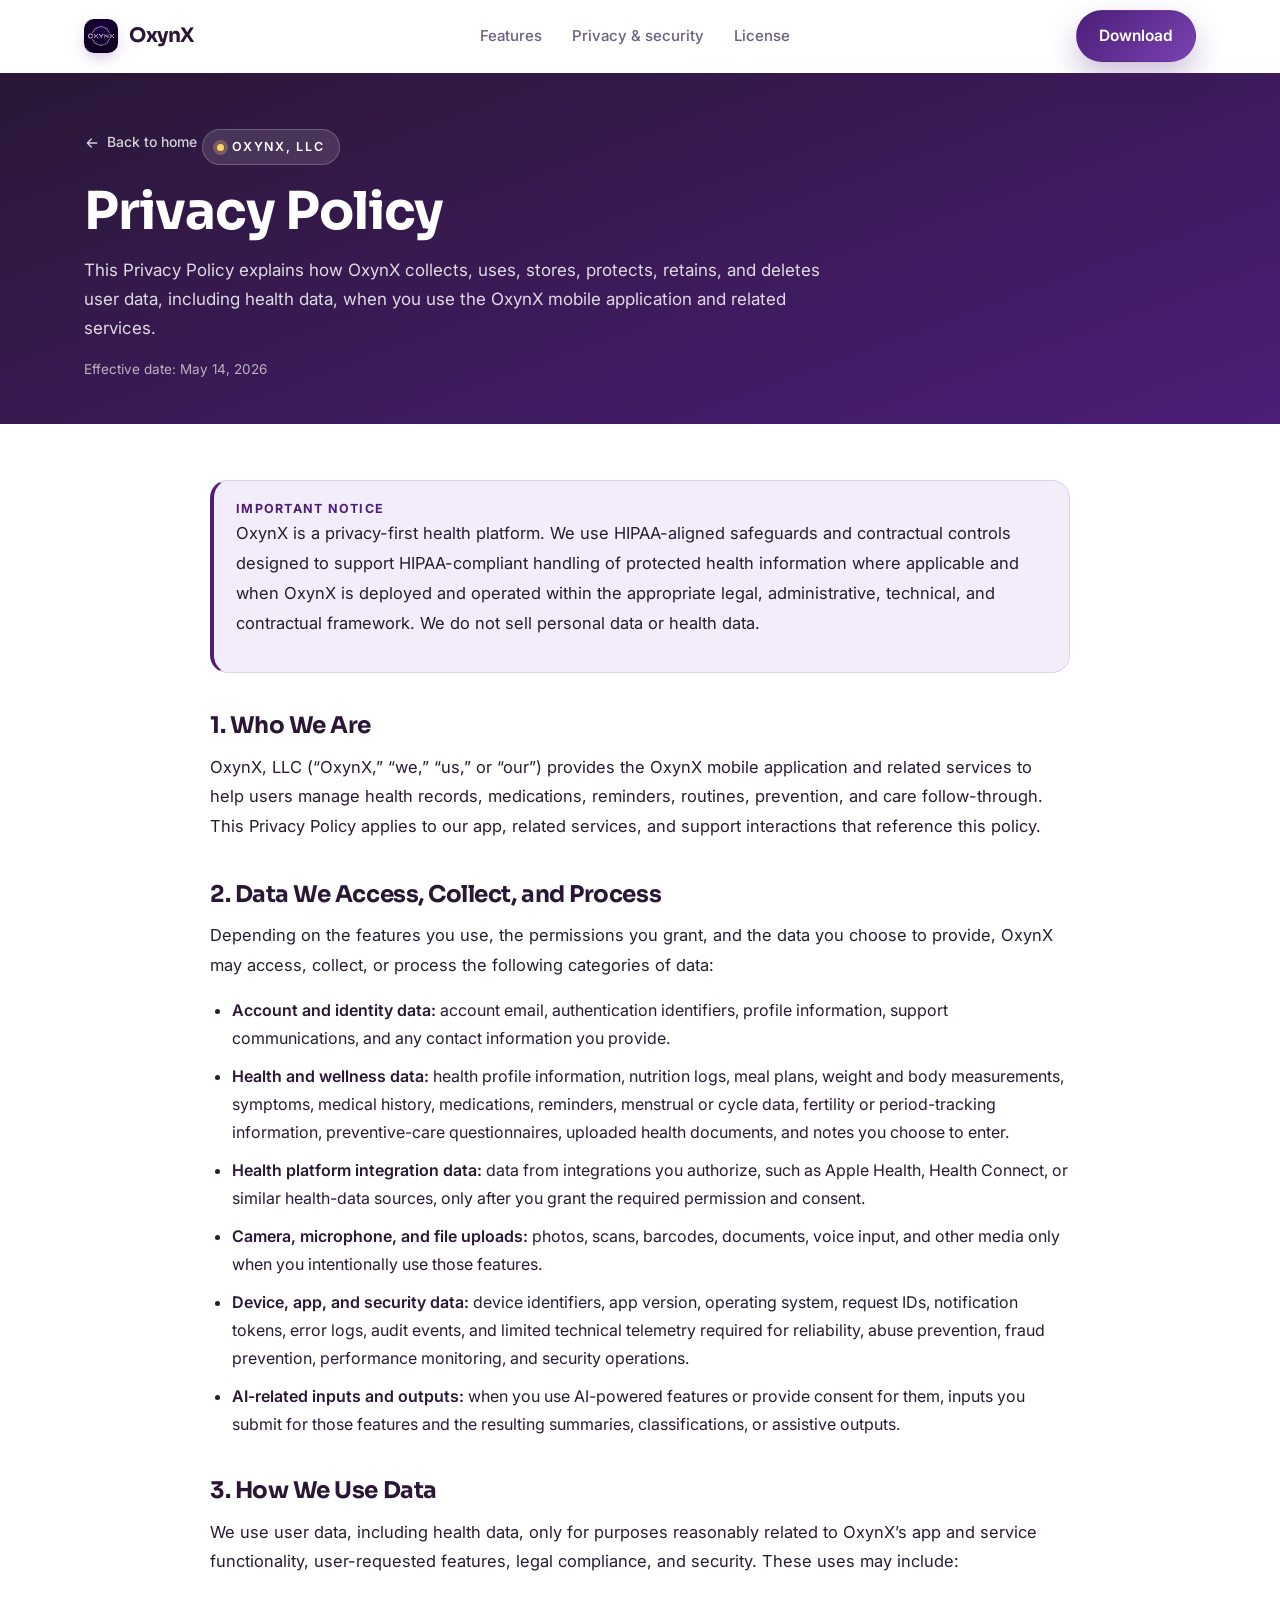
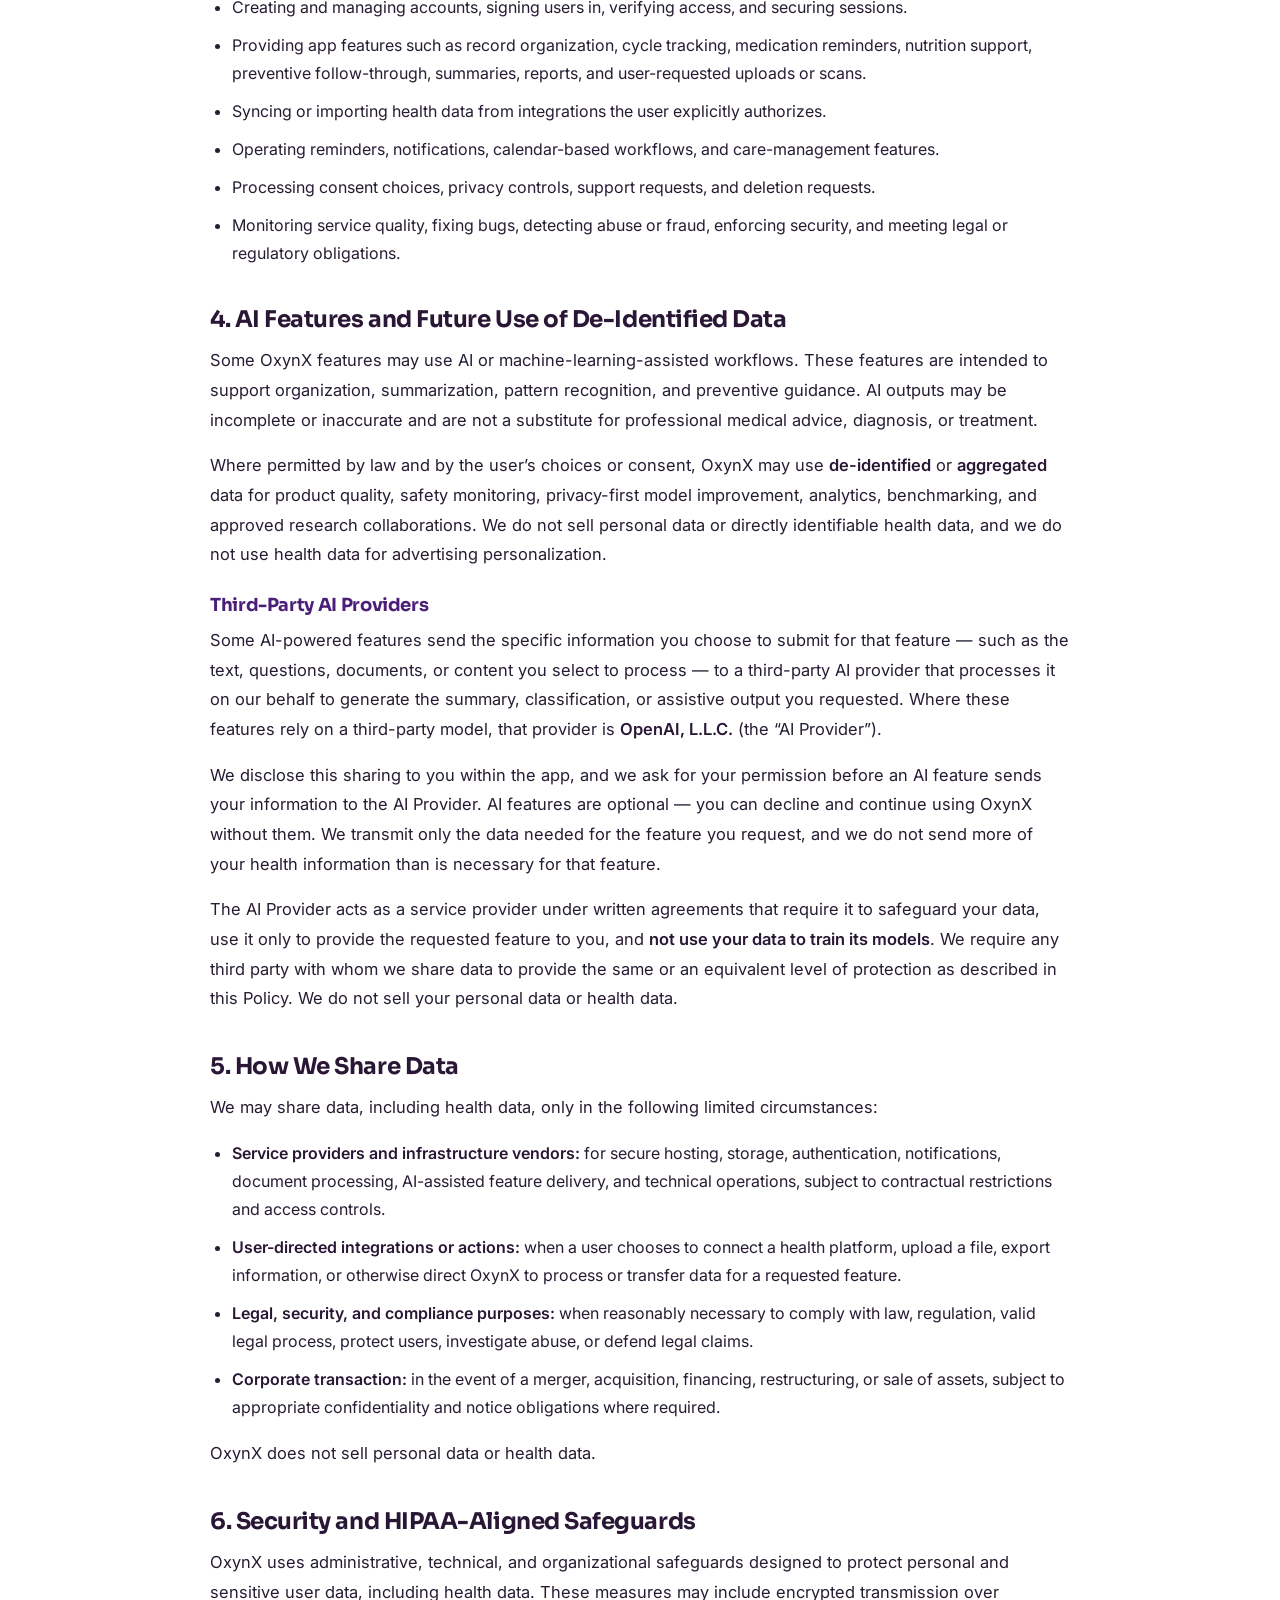
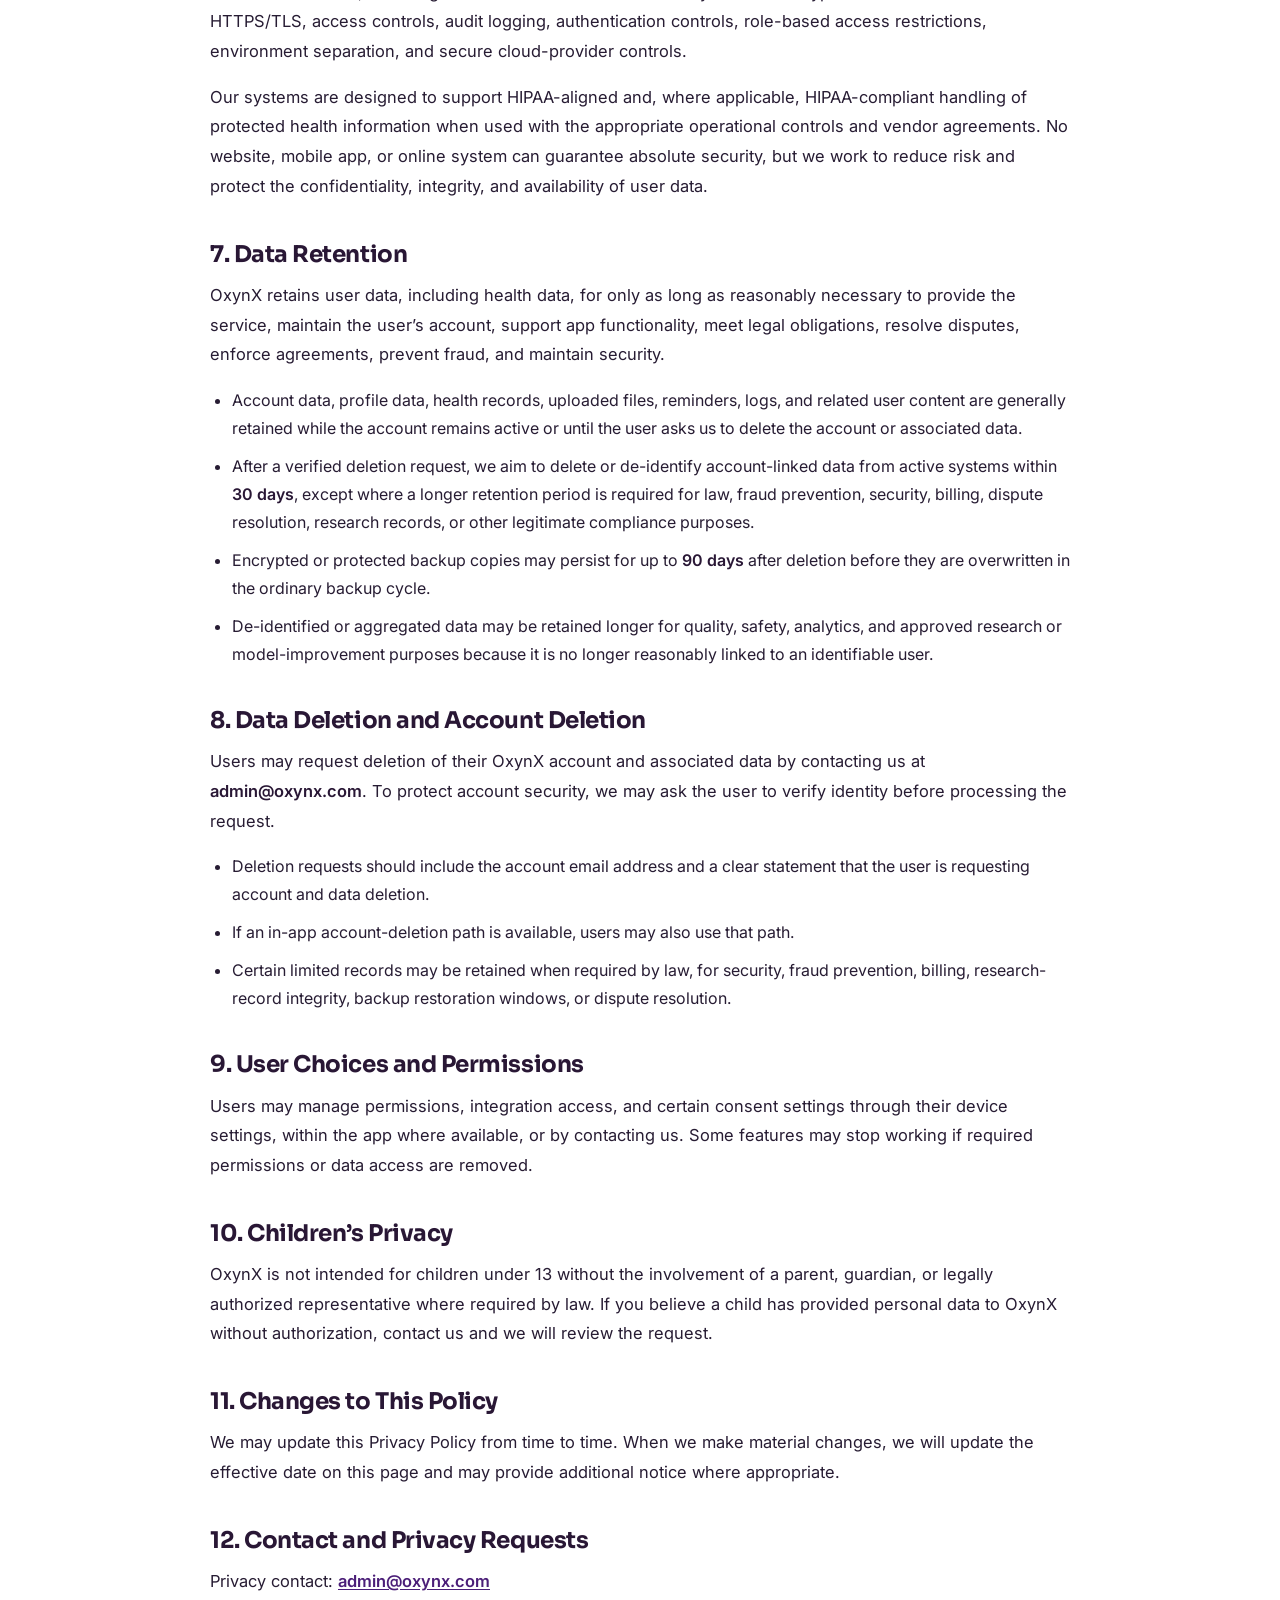
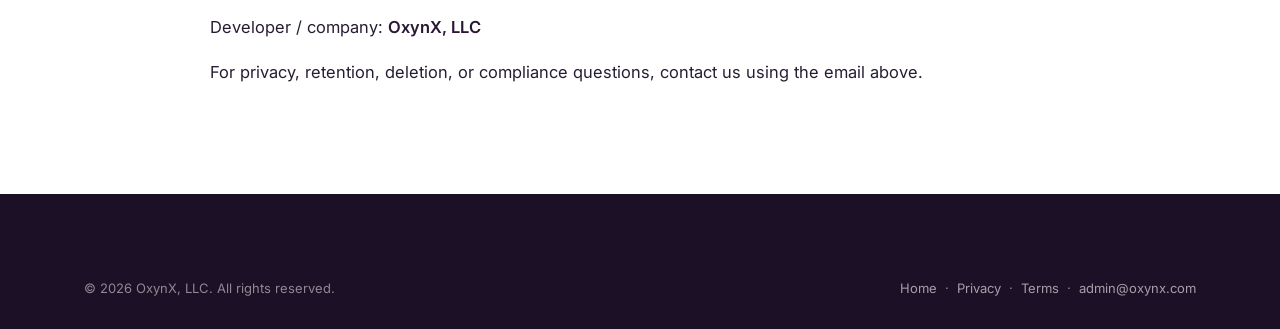
<file: privacy/index.html>
<!DOCTYPE html>
<html lang="en">
<head>
  <meta charset="utf-8" />
  <meta name="viewport" content="width=device-width, initial-scale=1" />
  <title>Privacy Policy — OxynX</title>
  <meta name="description" content="OxynX Privacy Policy — how OxynX collects, uses, stores, protects, retains, and deletes user data, including health data." />
  <meta name="theme-color" content="#291735" />
  <link rel="canonical" href="https://oxynx.com/privacy/" />
  <meta property="og:type" content="website" />
  <meta property="og:site_name" content="OxynX" />
  <meta property="og:locale" content="en_US" />
  <meta property="og:title" content="Privacy Policy — OxynX" />
  <meta property="og:description" content="How OxynX collects, uses, stores, protects, retains, and deletes user data, including health data." />
  <meta property="og:url" content="https://oxynx.com/privacy/" />
  <meta property="og:image" content="https://oxynx.com/og-image.png" />
  <meta name="twitter:card" content="summary_large_image" />
  <meta name="twitter:title" content="Privacy Policy — OxynX" />
  <meta name="twitter:description" content="How OxynX collects, uses, stores, protects, retains, and deletes user data, including health data." />
  <meta name="twitter:image" content="https://oxynx.com/og-image.png" />
  <link rel="icon" href="../favicon-32.png" type="image/png" sizes="32x32" />
  <link rel="apple-touch-icon" href="../apple-touch-icon.png" />
  <link rel="preconnect" href="https://fonts.googleapis.com" />
  <link rel="preconnect" href="https://fonts.gstatic.com" crossorigin />
  <link href="https://fonts.googleapis.com/css2?family=Inter:wght@400;500;600;700&family=Sora:wght@600;700;800&display=swap" rel="stylesheet" />
  <style>
  /* ============================================================
     OxynX — design system
     ============================================================ */
  :root {
    --ink: #1c1026;
    --deep: #291735;
    --accent: #4b1e78;
    --accent-2: #7a42b1;
    --accent-3: #9a6fd0;
    --gold: #ffd56b;
    --gold-soft: #fff3bf;

    --bg: #ffffff;
    --bg-soft: #faf6fe;
    --bg-tint: #f3ecfb;
    --surface: #ffffff;

    --text: #271c33;
    --muted: #6a6080;
    --faint: #948aa8;
    --line: rgba(74, 30, 120, 0.12);
    --line-strong: rgba(74, 30, 120, 0.22);

    --radius-sm: 12px;
    --radius: 18px;
    --radius-lg: 26px;
    --radius-xl: 34px;

    --shadow-sm: 0 4px 16px rgba(41, 23, 53, 0.06);
    --shadow: 0 18px 44px rgba(41, 23, 53, 0.10);
    --shadow-lg: 0 40px 90px rgba(41, 23, 53, 0.18);

    --maxw: 1160px;
    --font-sans: "Inter", -apple-system, BlinkMacSystemFont, "Segoe UI", Roboto, Helvetica, Arial, sans-serif;
    --font-display: "Sora", var(--font-sans);
  }

  * { box-sizing: border-box; }
  html { scroll-behavior: smooth; -webkit-text-size-adjust: 100%; }

  body {
    margin: 0;
    font-family: var(--font-sans);
    color: var(--text);
    background: var(--bg);
    line-height: 1.6;
    font-size: 17px;
    -webkit-font-smoothing: antialiased;
    text-rendering: optimizeLegibility;
    overflow-x: hidden;
  }

  img { max-width: 100%; display: block; }
  a { color: var(--accent); text-decoration: none; }
  a:hover { color: var(--accent-2); }

  h1, h2, h3, h4 {
    font-family: var(--font-display);
    color: var(--deep);
    line-height: 1.1;
    letter-spacing: -0.02em;
    margin: 0;
    font-weight: 700;
  }

  .container { width: 100%; max-width: var(--maxw); margin: 0 auto; padding: 0 24px; }

  .eyebrow {
    display: inline-flex;
    align-items: center;
    gap: 8px;
    font-family: var(--font-sans);
    font-size: 12.5px;
    font-weight: 600;
    letter-spacing: 0.14em;
    text-transform: uppercase;
    color: var(--accent);
    background: var(--bg-tint);
    border: 1px solid var(--line);
    padding: 7px 14px;
    border-radius: 999px;
  }
  .eyebrow .dot {
    width: 7px; height: 7px; border-radius: 999px;
    background: var(--gold);
    box-shadow: 0 0 0 4px rgba(255, 213, 107, 0.25);
  }

  /* ---------- buttons ---------- */
  .btn {
    display: inline-flex;
    align-items: center;
    gap: 9px;
    font-family: var(--font-sans);
    font-weight: 600;
    font-size: 15.5px;
    padding: 13px 22px;
    border-radius: 999px;
    border: 1px solid transparent;
    cursor: pointer;
    transition: transform .18s ease, box-shadow .18s ease, background .18s ease, color .18s ease, border-color .18s ease;
    white-space: nowrap;
  }
  .btn svg { width: 18px; height: 18px; }
  .btn--primary {
    background: linear-gradient(135deg, var(--accent) 0%, var(--accent-2) 100%);
    color: #fff;
    box-shadow: 0 14px 30px rgba(75, 30, 120, 0.28);
  }
  .btn--primary:hover { transform: translateY(-2px); color: #fff; box-shadow: 0 20px 38px rgba(75, 30, 120, 0.34); }

  /* ---------- nav ---------- */
  .nav {
    position: sticky; top: 0; z-index: 60;
    backdrop-filter: saturate(180%) blur(14px);
    background: rgba(255,255,255,0.74);
    border-bottom: 1px solid transparent;
    transition: border-color .2s ease, background .2s ease, box-shadow .2s ease;
  }
  .nav.is-stuck { border-color: var(--line); box-shadow: 0 6px 24px rgba(41,23,53,0.06); }
  .nav__inner { display: flex; align-items: center; justify-content: space-between; height: 72px; }
  .brand { display: inline-flex; align-items: center; gap: 11px; font-family: var(--font-display); font-weight: 700; font-size: 20px; color: var(--deep); letter-spacing: -0.02em; }
  .brand:hover { color: var(--deep); }
  .brand__logo { width: 34px; height: 34px; flex: 0 0 auto; border-radius: 10px; box-shadow: 0 6px 18px -6px rgba(122, 66, 177, 0.6); transition: transform .3s ease; }
  .brand:hover .brand__logo { transform: scale(1.05); }
  @media (max-width: 359px) { .brand { gap: 8px; } .brand__logo { width: 30px; height: 30px; border-radius: 9px; } }
  .brand__mark { width: 34px; height: 34px; flex: 0 0 auto; }
  .nav__links { display: flex; align-items: center; gap: 30px; }
  .nav__links a { color: var(--muted); font-weight: 500; font-size: 15px; }
  .nav__links a:hover { color: var(--deep); }
  .nav__cta { display: flex; align-items: center; gap: 12px; }
  .nav__toggle { display: none; background: none; border: 1px solid var(--line-strong); border-radius: 12px; width: 42px; height: 42px; align-items: center; justify-content: center; cursor: pointer; }
  .nav__toggle svg { width: 22px; height: 22px; color: var(--deep); }

  /* ---------- footer ---------- */
  .footer { background: var(--ink); color: rgba(255,255,255,0.7); padding: 60px 0 30px; }
  .footer__bottom { display: flex; flex-wrap: wrap; justify-content: space-between; gap: 12px; margin-top: 44px; padding-top: 24px; border-top: 1px solid rgba(255,255,255,0.1); font-size: 13px; color: rgba(255,255,255,0.5); }
  .footer__bottom a { color: rgba(255,255,255,0.6); }
  .footer__bottom a:hover { color: var(--gold-soft); }

  /* ============================================================
     Legal pages
     ============================================================ */
  .legal-hero { background: linear-gradient(160deg, var(--deep), var(--accent)); color: #fff; padding: 56px 0 44px; }
  .legal-hero .eyebrow { background: rgba(255,255,255,0.12); color: #fff; border-color: rgba(255,255,255,0.2); }
  .legal-hero h1 { color: #fff; font-size: clamp(34px, 5vw, 52px); margin: 18px 0 0; }
  .legal-hero p { color: rgba(255,255,255,0.84); margin: 16px 0 0; max-width: 760px; font-size: 17px; line-height: 1.7; }
  .legal-hero .meta { margin-top: 16px; font-size: 13.5px; color: rgba(255,255,255,0.66); }
  .legal-hero .back { display: inline-flex; align-items: center; gap: 7px; color: rgba(255,255,255,0.8); font-size: 14px; font-weight: 500; margin-bottom: 4px; }
  .legal-hero .back svg { width: 16px; height: 16px; }

  .legal-wrap { padding: 56px 0 90px; background: var(--bg); }
  .legal { max-width: 860px; margin: 0 auto; }
  .legal__notice { background: var(--bg-tint); border: 1px solid var(--line); border-left: 4px solid var(--accent); border-radius: var(--radius); padding: 18px 22px; margin-bottom: 36px; }
  .legal__notice .k { font-size: 12.5px; font-weight: 700; letter-spacing: 0.1em; text-transform: uppercase; color: var(--accent); }
  .legal__notice p { margin: 8px 0 0; color: var(--text); font-size: 15.5px; }
  .legal h2 { font-size: 23px; color: var(--deep); margin: 40px 0 14px; scroll-margin-top: 90px; }
  .legal h3 { font-size: 18px; color: var(--accent); margin: 26px 0 10px; }
  .legal p { color: var(--text); margin: 0 0 16px; font-size: 16.5px; line-height: 1.8; }
  .legal ul { margin: 0 0 18px; padding-left: 22px; color: var(--text); }
  .legal li { margin-bottom: 10px; line-height: 1.75; font-size: 16px; }
  .legal strong { color: var(--deep); font-weight: 600; }
  .legal a { font-weight: 600; text-decoration: underline; text-underline-offset: 2px; }
  .legal__contract { white-space: pre-wrap; font-size: 16px; line-height: 1.85; color: var(--text); }
  .legal__sig { margin-top: 36px; padding-top: 22px; border-top: 1px solid var(--line); display: flex; justify-content: space-between; flex-wrap: wrap; gap: 16px; color: var(--muted); font-size: 15px; }

  /* ---------- responsive ---------- */
  @media (max-width: 760px) {
    .nav__links { display: none; }
    .nav__toggle { display: inline-flex; }
    .nav.open .nav__links {
      display: flex; flex-direction: column; gap: 4px;
      position: absolute; top: 72px; left: 0; right: 0;
      background: rgba(255,255,255,0.98); border-bottom: 1px solid var(--line);
      padding: 14px 24px 20px; box-shadow: var(--shadow);
    }
    .nav.open .nav__links a { padding: 13px 2px; font-size: 17px; }
    .nav__cta .btn--primary { padding: 10px 16px; font-size: 14.5px; }
    .brand { font-size: 18px; }

    .container { padding: 0 18px; }
    .legal-hero { padding: 40px 0 32px; }
    .legal-wrap { padding: 36px 0 72px; }
    .legal h2 { font-size: 21px; margin-top: 32px; }
    .legal h3 { font-size: 16.5px; }
    .legal p { font-size: 16px; line-height: 1.78; }
    .legal li { font-size: 15.5px; }
    .legal__notice { padding: 16px 18px; }
    .legal__sig { flex-direction: column; gap: 16px; }
  }

  /* ---------- mobile "get the app" bar (phones & tablets only; driven by the #oxbar script) ---------- */
  .oxbar {
    position: fixed; left: 0; right: 0; z-index: 55;
    bottom: 12px; bottom: max(12px, env(safe-area-inset-bottom));
    padding: 0 12px;
    opacity: 0; visibility: hidden; transform: translateY(140%);
    pointer-events: none;
    transition: transform .5s cubic-bezier(.2,.7,.2,1), opacity .5s cubic-bezier(.2,.7,.2,1), visibility 0s linear .5s;
  }
  .oxbar.is-shown { opacity: 1; visibility: visible; transform: none; transition-delay: 0s; }
  .oxbar__card {
    display: flex; align-items: center; gap: 12px;
    max-width: 448px; margin: 0 auto; padding: 10px 12px 10px 10px;
    border-radius: 26px; background: rgba(255, 255, 255, 0.95);
    -webkit-backdrop-filter: saturate(180%) blur(24px); backdrop-filter: saturate(180%) blur(24px);
    box-shadow: 0 18px 50px -12px rgba(11, 6, 17, 0.45), 0 0 0 1px rgba(20, 10, 29, 0.08);
    font-family: "Inter", -apple-system, BlinkMacSystemFont, "Segoe UI", Roboto, Helvetica, Arial, sans-serif;
  }
  .oxbar.is-shown .oxbar__card { pointer-events: auto; }
  .oxbar__logo { display: block; width: 56px; height: 56px; flex: 0 0 auto; border-radius: 14px; box-shadow: 0 4px 12px -4px rgba(41, 23, 53, 0.5); }
  .oxbar__text { flex: 1 1 auto; min-width: 0; }
  .oxbar__title, .oxbar__sub, .oxbar__store { margin: 0; white-space: nowrap; overflow: hidden; text-overflow: ellipsis; }
  .oxbar__title { font-family: "Sora", "Inter", sans-serif; font-size: 15.5px; font-weight: 600; line-height: 1.25; letter-spacing: -0.02em; color: #140a1d; }
  .oxbar__sub { font-size: 12.5px; line-height: 1.4; color: rgba(20, 10, 29, 0.6); }
  .oxbar__store { margin-top: 2px; font-size: 11.5px; font-weight: 500; line-height: 1.4; color: rgba(20, 10, 29, 0.75); }
  .oxbar__store svg { display: inline-block; width: 12px; height: 12px; margin-right: 4px; vertical-align: -1.5px; }
  .oxbar__cta {
    flex: 0 0 auto; display: inline-flex; align-items: center;
    padding: 12px 20px; border-radius: 999px;
    background: #140a1d; color: #fff;
    font-size: 14px; font-weight: 600; line-height: 1.2; text-decoration: none; white-space: nowrap;
    transition: background .2s ease, transform .15s ease;
  }
  .oxbar__cta:hover { background: #3b2150; color: #fff; }
  .oxbar__cta:active { transform: scale(.95); }
  .oxbar__cta:focus-visible { outline: 2px solid #7a42b1; outline-offset: 2px; }
  @media (prefers-reduced-motion: reduce) {
    .oxbar { transform: none; transition: opacity .3s ease, visibility 0s linear .3s; }
    .oxbar.is-shown { transition-delay: 0s; }
    .oxbar__cta { transition: none; }
  }
  @media (max-width: 369.98px) {
    .oxbar__card { gap: 10px; }
    .oxbar__logo { width: 44px; height: 44px; border-radius: 12px; }
    .oxbar__title { font-size: 14.5px; }
    .oxbar__sub, .oxbar__free { display: none; }
    .oxbar__store { font-size: 11px; }
    .oxbar__cta { padding: 11px 14px; font-size: 13.5px; }
  }
  @media print { .oxbar { display: none !important; } }
  </style>
</head>
<body>
  <header class="nav" id="nav">
    <div class="container nav__inner">
      <a class="brand" href="../" aria-label="OxynX home"><img class="brand__logo" src="../assets/oxynx-logo.jpg" alt="" width="34" height="34" />OxynX</a>
      <nav class="nav__links" aria-label="Primary">
        <a href="../#features">Features</a>
        <a href="../#privacy">Privacy &amp; security</a>
        <a href="../terms/">License</a>
      </nav>
      <div class="nav__cta">
        <a class="btn btn--primary" href="../#download">Download</a>
        <button class="nav__toggle" id="navToggle" aria-label="Menu" aria-expanded="false">
          <svg viewBox="0 0 24 24" fill="none" stroke="currentColor" stroke-width="2" stroke-linecap="round"><path d="M4 7h16M4 12h16M4 17h16"/></svg>
        </button>
      </div>
    </div>
  </header>

  <section class="legal-hero">
    <div class="container">
      <a class="back" href="../"><svg viewBox="0 0 24 24" fill="none" stroke="currentColor" stroke-width="2" stroke-linecap="round" stroke-linejoin="round"><path d="M19 12H5M11 18l-6-6 6-6"/></svg>Back to home</a>
      <span class="eyebrow"><span class="dot"></span>OxynX, LLC</span>
      <h1>Privacy Policy</h1>
      <p>This Privacy Policy explains how OxynX collects, uses, stores, protects, retains, and deletes user data, including health data, when you use the OxynX mobile application and related services.</p>
      <div class="meta">Effective date: May 14, 2026</div>
    </div>
  </section>

  <div class="legal-wrap">
    <div class="container">
      <article class="legal">
        <div class="legal__notice">
          <div class="k">Important Notice</div>
          <p>OxynX is a privacy-first health platform. We use HIPAA-aligned safeguards and contractual controls designed to support HIPAA-compliant handling of protected health information where applicable and when OxynX is deployed and operated within the appropriate legal, administrative, technical, and contractual framework. We do not sell personal data or health data.</p>
        </div>

        <h2>1. Who We Are</h2>
        <p>OxynX, LLC (“OxynX,” “we,” “us,” or “our”) provides the OxynX mobile application and related services to help users manage health records, medications, reminders, routines, prevention, and care follow-through. This Privacy Policy applies to our app, related services, and support interactions that reference this policy.</p>

        <h2>2. Data We Access, Collect, and Process</h2>
        <p>Depending on the features you use, the permissions you grant, and the data you choose to provide, OxynX may access, collect, or process the following categories of data:</p>
        <ul>
          <li><strong>Account and identity data:</strong> account email, authentication identifiers, profile information, support communications, and any contact information you provide.</li>
          <li><strong>Health and wellness data:</strong> health profile information, nutrition logs, meal plans, weight and body measurements, symptoms, medical history, medications, reminders, menstrual or cycle data, fertility or period-tracking information, preventive-care questionnaires, uploaded health documents, and notes you choose to enter.</li>
          <li><strong>Health platform integration data:</strong> data from integrations you authorize, such as Apple Health, Health Connect, or similar health-data sources, only after you grant the required permission and consent.</li>
          <li><strong>Camera, microphone, and file uploads:</strong> photos, scans, barcodes, documents, voice input, and other media only when you intentionally use those features.</li>
          <li><strong>Device, app, and security data:</strong> device identifiers, app version, operating system, request IDs, notification tokens, error logs, audit events, and limited technical telemetry required for reliability, abuse prevention, fraud prevention, performance monitoring, and security operations.</li>
          <li><strong>AI-related inputs and outputs:</strong> when you use AI-powered features or provide consent for them, inputs you submit for those features and the resulting summaries, classifications, or assistive outputs.</li>
        </ul>

        <h2>3. How We Use Data</h2>
        <p>We use user data, including health data, only for purposes reasonably related to OxynX’s app and service functionality, user-requested features, legal compliance, and security. These uses may include:</p>
        <ul>
          <li>Creating and managing accounts, signing users in, verifying access, and securing sessions.</li>
          <li>Providing app features such as record organization, cycle tracking, medication reminders, nutrition support, preventive follow-through, summaries, reports, and user-requested uploads or scans.</li>
          <li>Syncing or importing health data from integrations the user explicitly authorizes.</li>
          <li>Operating reminders, notifications, calendar-based workflows, and care-management features.</li>
          <li>Processing consent choices, privacy controls, support requests, and deletion requests.</li>
          <li>Monitoring service quality, fixing bugs, detecting abuse or fraud, enforcing security, and meeting legal or regulatory obligations.</li>
        </ul>

        <h2>4. AI Features and Future Use of De-Identified Data</h2>
        <p>Some OxynX features may use AI or machine-learning-assisted workflows. These features are intended to support organization, summarization, pattern recognition, and preventive guidance. AI outputs may be incomplete or inaccurate and are not a substitute for professional medical advice, diagnosis, or treatment.</p>
        <p>Where permitted by law and by the user’s choices or consent, OxynX may use <strong>de-identified</strong> or <strong>aggregated</strong> data for product quality, safety monitoring, privacy-first model improvement, analytics, benchmarking, and approved research collaborations. We do not sell personal data or directly identifiable health data, and we do not use health data for advertising personalization.</p>

        <h3>Third-Party AI Providers</h3>
        <p>Some AI-powered features send the specific information you choose to submit for that feature — such as the text, questions, documents, or content you select to process — to a third-party AI provider that processes it on our behalf to generate the summary, classification, or assistive output you requested. Where these features rely on a third-party model, that provider is <strong>OpenAI, L.L.C.</strong> (the “AI Provider”).</p>
        <p>We disclose this sharing to you within the app, and we ask for your permission before an AI feature sends your information to the AI Provider. AI features are optional — you can decline and continue using OxynX without them. We transmit only the data needed for the feature you request, and we do not send more of your health information than is necessary for that feature.</p>
        <p>The AI Provider acts as a service provider under written agreements that require it to safeguard your data, use it only to provide the requested feature to you, and <strong>not use your data to train its models</strong>. We require any third party with whom we share data to provide the same or an equivalent level of protection as described in this Policy. We do not sell your personal data or health data.</p>

        <h2>5. How We Share Data</h2>
        <p>We may share data, including health data, only in the following limited circumstances:</p>
        <ul>
          <li><strong>Service providers and infrastructure vendors:</strong> for secure hosting, storage, authentication, notifications, document processing, AI-assisted feature delivery, and technical operations, subject to contractual restrictions and access controls.</li>
          <li><strong>User-directed integrations or actions:</strong> when a user chooses to connect a health platform, upload a file, export information, or otherwise direct OxynX to process or transfer data for a requested feature.</li>
          <li><strong>Legal, security, and compliance purposes:</strong> when reasonably necessary to comply with law, regulation, valid legal process, protect users, investigate abuse, or defend legal claims.</li>
          <li><strong>Corporate transaction:</strong> in the event of a merger, acquisition, financing, restructuring, or sale of assets, subject to appropriate confidentiality and notice obligations where required.</li>
        </ul>
        <p>OxynX does not sell personal data or health data.</p>

        <h2>6. Security and HIPAA-Aligned Safeguards</h2>
        <p>OxynX uses administrative, technical, and organizational safeguards designed to protect personal and sensitive user data, including health data. These measures may include encrypted transmission over HTTPS/TLS, access controls, audit logging, authentication controls, role-based access restrictions, environment separation, and secure cloud-provider controls.</p>
        <p>Our systems are designed to support HIPAA-aligned and, where applicable, HIPAA-compliant handling of protected health information when used with the appropriate operational controls and vendor agreements. No website, mobile app, or online system can guarantee absolute security, but we work to reduce risk and protect the confidentiality, integrity, and availability of user data.</p>

        <h2>7. Data Retention</h2>
        <p>OxynX retains user data, including health data, for only as long as reasonably necessary to provide the service, maintain the user’s account, support app functionality, meet legal obligations, resolve disputes, enforce agreements, prevent fraud, and maintain security.</p>
        <ul>
          <li>Account data, profile data, health records, uploaded files, reminders, logs, and related user content are generally retained while the account remains active or until the user asks us to delete the account or associated data.</li>
          <li>After a verified deletion request, we aim to delete or de-identify account-linked data from active systems within <strong>30 days</strong>, except where a longer retention period is required for law, fraud prevention, security, billing, dispute resolution, research records, or other legitimate compliance purposes.</li>
          <li>Encrypted or protected backup copies may persist for up to <strong>90 days</strong> after deletion before they are overwritten in the ordinary backup cycle.</li>
          <li>De-identified or aggregated data may be retained longer for quality, safety, analytics, and approved research or model-improvement purposes because it is no longer reasonably linked to an identifiable user.</li>
        </ul>

        <h2>8. Data Deletion and Account Deletion</h2>
        <p>Users may request deletion of their OxynX account and associated data by contacting us at <strong>admin@oxynx.com</strong>. To protect account security, we may ask the user to verify identity before processing the request.</p>
        <ul>
          <li>Deletion requests should include the account email address and a clear statement that the user is requesting account and data deletion.</li>
          <li>If an in-app account-deletion path is available, users may also use that path.</li>
          <li>Certain limited records may be retained when required by law, for security, fraud prevention, billing, research-record integrity, backup restoration windows, or dispute resolution.</li>
        </ul>

        <h2>9. User Choices and Permissions</h2>
        <p>Users may manage permissions, integration access, and certain consent settings through their device settings, within the app where available, or by contacting us. Some features may stop working if required permissions or data access are removed.</p>

        <h2>10. Children’s Privacy</h2>
        <p>OxynX is not intended for children under 13 without the involvement of a parent, guardian, or legally authorized representative where required by law. If you believe a child has provided personal data to OxynX without authorization, contact us and we will review the request.</p>

        <h2>11. Changes to This Policy</h2>
        <p>We may update this Privacy Policy from time to time. When we make material changes, we will update the effective date on this page and may provide additional notice where appropriate.</p>

        <h2>12. Contact and Privacy Requests</h2>
        <p>Privacy contact: <a href="mailto:admin@oxynx.com">admin@oxynx.com</a></p>
        <p>Developer / company: <strong>OxynX, LLC</strong></p>
        <p>For privacy, retention, deletion, or compliance questions, contact us using the email above.</p>
      </article>
    </div>
  </div>

  <footer class="footer">
    <div class="container">
      <div class="footer__bottom" style="margin-top:0;border-top:none">
        <div>© <span id="year">2026</span> OxynX, LLC. All rights reserved.</div>
        <div><a href="../">Home</a> &nbsp;·&nbsp; <a href="../privacy/">Privacy</a> &nbsp;·&nbsp; <a href="../terms/">Terms</a> &nbsp;·&nbsp; <a href="mailto:admin@oxynx.com">admin@oxynx.com</a></div>
      </div>
    </div>
  </footer>

  <script>
  (function () {
    "use strict";
    document.querySelectorAll("#year").forEach(function (el) { el.textContent = new Date().getFullYear(); });
    var nav = document.getElementById("nav");
    if (nav) {
      var onScroll = function () { nav.classList.toggle("is-stuck", window.scrollY > 8); };
      onScroll();
      window.addEventListener("scroll", onScroll, { passive: true });
    }
    var toggle = document.getElementById("navToggle");
    if (toggle && nav) {
      toggle.addEventListener("click", function () {
        var open = nav.classList.toggle("open");
        toggle.setAttribute("aria-expanded", open ? "true" : "false");
      });
    }
  })();
  </script>

  <!-- Mobile "get the app" bar: phones & tablets only. The script below picks the visitor's store
       (App Store on iPhone/iPad, Google Play on Android) and never shows it on desktop. -->
  <div class="oxbar" id="oxbar" hidden>
    <div class="oxbar__card">
      <img class="oxbar__logo" src="../assets/oxynx-logo.jpg" alt="" width="56" height="56" decoding="async" />
      <div class="oxbar__text">
        <p class="oxbar__title">OxynX Health</p>
        <p class="oxbar__sub">All-in-one health app</p>
        <p class="oxbar__store"><span data-store="ios"><svg viewBox="0 0 24 24" fill="currentColor" aria-hidden="true"><path d="M16.37 12.62c-.02-2.3 1.88-3.4 1.96-3.46-1.07-1.56-2.73-1.78-3.32-1.8-1.41-.14-2.76.83-3.47.83-.72 0-1.82-.81-2.99-.79-1.54.02-2.96.9-3.75 2.27-1.6 2.78-.41 6.89 1.15 9.14.76 1.1 1.67 2.34 2.86 2.3 1.15-.05 1.58-.74 2.97-.74 1.38 0 1.78.74 2.99.72 1.24-.02 2.02-1.12 2.77-2.23.87-1.28 1.23-2.52 1.25-2.58-.03-.01-2.4-.92-2.42-3.66zM14.1 5.86c.63-.77 1.06-1.83.94-2.89-.91.04-2.02.61-2.67 1.37-.58.67-1.1 1.76-.96 2.8 1.02.08 2.06-.52 2.69-1.28z"/></svg><span class="oxbar__free">Free on the </span>App Store</span><span data-store="android"><svg viewBox="0 0 24 24" aria-hidden="true"><path d="M4.2 2.6 13.6 12l-9.4 9.4c-.4-.2-.7-.7-.7-1.3V3.9c0-.6.3-1.1.7-1.3z" fill="#34d3a0"/><path d="m16.7 8.9-3.1 3.1-9.4-9.4c.3-.2.8-.2 1.2 0l11.3 6.3z" fill="#ffd56b"/><path d="m16.7 15.1-11.3 6.3c-.4.2-.9.2-1.2 0l9.4-9.4 3.1 3.1z" fill="#ff7a9c"/><path d="m20.2 10.9c.8.5.8 1.7 0 2.2l-3.5 2-3.1-3.1 3.1-3.1 3.5 2z" fill="#7cc4ff"/></svg><span class="oxbar__free">Free on </span>Google Play</span></p>
      </div>
      <a class="oxbar__cta" href="https://apps.apple.com/us/app/oxynx-health/id6758890598" target="_blank" rel="noreferrer" tabindex="-1">Download</a>
    </div>
  </div>
  <script>
  (function () {
    "use strict";
    var bar = document.getElementById("oxbar");
    if (!bar) return;
    var ua = navigator.userAgent || "";
    var platform = /android/i.test(ua) ? "android"
      : (/iphone|ipad|ipod/i.test(ua) || (/macintosh/i.test(ua) && (navigator.maxTouchPoints || 0) > 1)) ? "ios"
      : "other";
    if (platform === "other") return; // desktop: never rendered

    var ios = platform === "ios";
    var cta = bar.querySelector(".oxbar__cta");
    cta.href = ios ? "https://apps.apple.com/us/app/oxynx-health/id6758890598" : "https://play.google.com/store/apps/details?id=com.oxynx.oxynx";
    cta.setAttribute("aria-label", ios ? "Download OxynX Health on the App Store" : "Download OxynX Health on Google Play");
    var otherStore = bar.querySelector('[data-store]:not([data-store="' + platform + '"])');
    if (otherStore) otherStore.parentNode.removeChild(otherStore);
    bar.hidden = false;

    var TOP = 160;          // "past the top area" on these pages (no hero store buttons)
    var shown = false, nearFooter = false, anchorY = window.scrollY, dir = 1, idle;
    var roomToScroll = function () { return document.documentElement.scrollHeight - window.innerHeight > TOP + 40; };
    var pastTop = function () { return window.scrollY > TOP || !roomToScroll(); };
    var render = function () {
      var visible = shown && !nearFooter;
      bar.classList.toggle("is-shown", visible);
      if (visible) bar.removeAttribute("aria-hidden"); else bar.setAttribute("aria-hidden", "true");
      cta.tabIndex = visible ? 0 : -1;
      if ("inert" in bar) bar.inert = !visible;
    };
    var set = function (v) { if (v !== shown) { shown = v; render(); } };
    // Reading pause: bring it back once the page has been still for a moment.
    var rest = function () {
      clearTimeout(idle);
      idle = setTimeout(function () { if (pastTop()) set(true); }, 1200);
    };
    window.addEventListener("scroll", function () {
      var y = window.scrollY;
      clearTimeout(idle);
      if (!pastTop()) { set(false); anchorY = y; return; }
      // Measure from where the current scroll direction started, so slow scrolls count too.
      var d = y >= anchorY ? 1 : -1;
      if (d !== dir) { dir = d; anchorY = y; }
      if (anchorY - y > 24) { set(true); anchorY = y; }        // scrolling up: show
      else if (y - anchorY > 24) { set(false); anchorY = y; }  // scrolling down: tuck away
      rest();
    }, { passive: true });
    // Keep the footer (and its links) clear: hide while it is on screen.
    var footer = document.querySelector("footer");
    if (footer && "IntersectionObserver" in window) {
      new IntersectionObserver(function (entries) {
        nearFooter = entries[0].isIntersecting;
        render();
      }).observe(footer);
    }
    render();
    // Already past the top (restored scroll), or a short page with nothing to scroll past (e.g. 404).
    if (pastTop()) rest();
  })();
  </script>
</body>
</html>
</file>
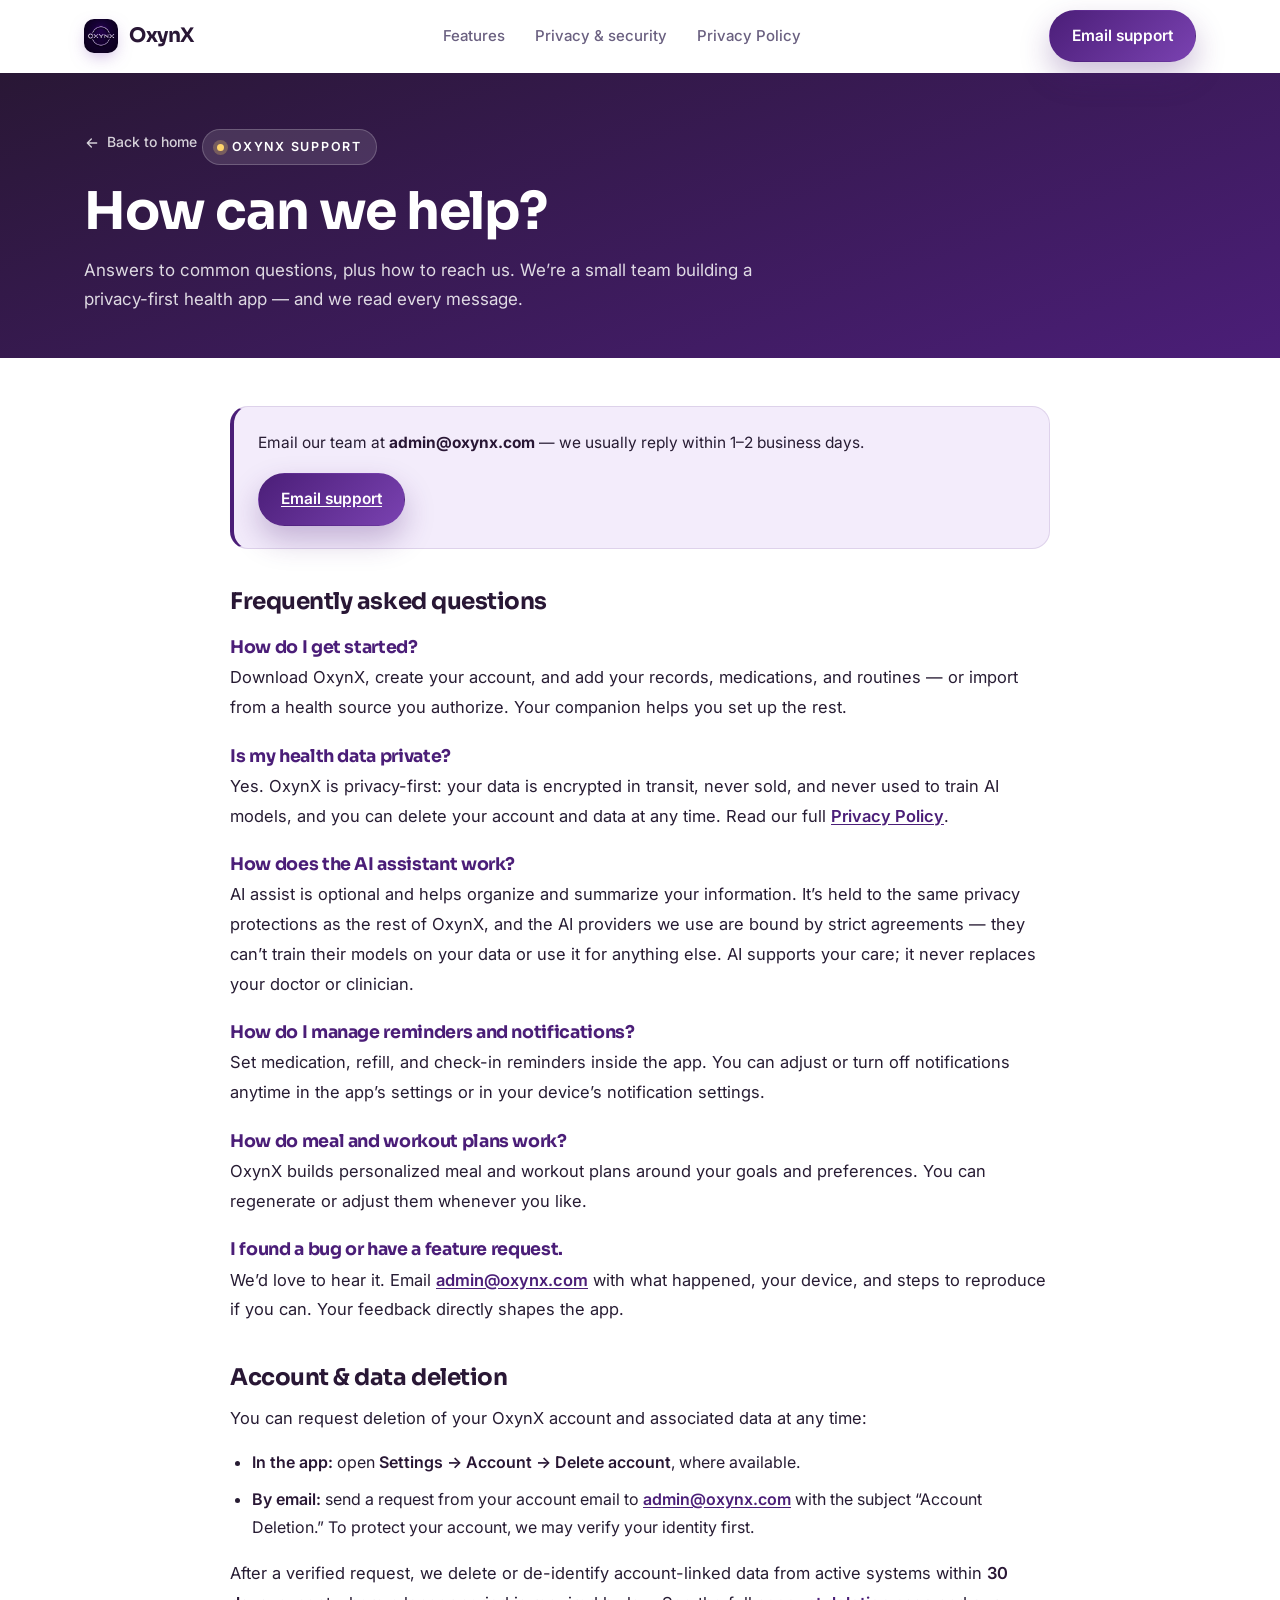
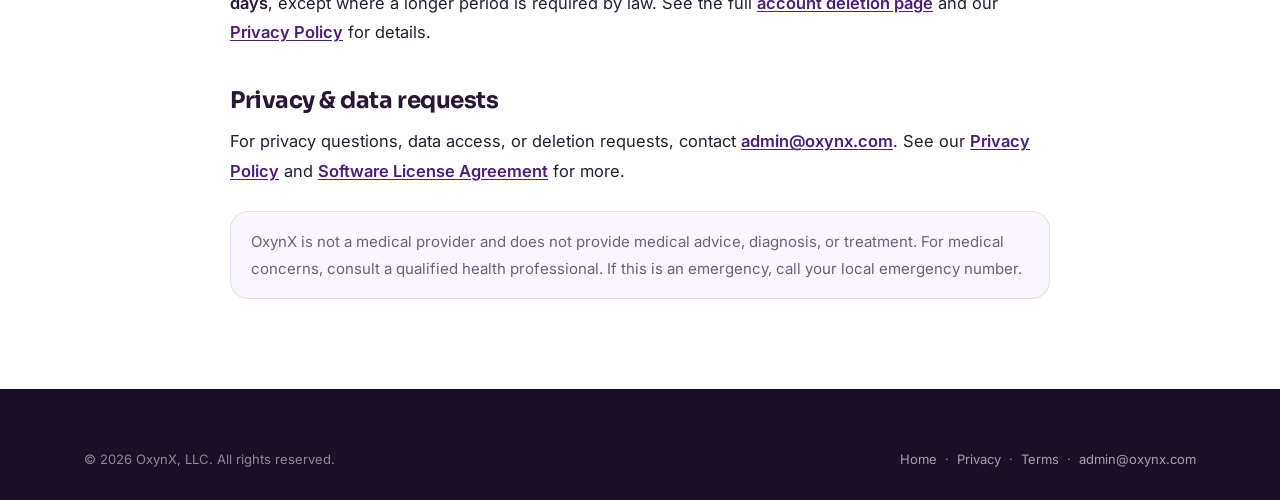
<file: support/index.html>
<!DOCTYPE html>
<html lang="en">
<head>
  <meta charset="utf-8" />
  <!-- Google tag (gtag.js) — GA4 -->
  <script async src="https://www.googletagmanager.com/gtag/js?id=G-YJ0913E5GP"></script>
  <script>
    window.dataLayer = window.dataLayer || [];
    function gtag(){dataLayer.push(arguments);}
    gtag('js', new Date());
    gtag('config', 'G-YJ0913E5GP');
  </script>
  <meta name="viewport" content="width=device-width, initial-scale=1" />
  <title>OxynX Support — Help with the OxynX Health App</title>
  <meta name="description" content="OxynX support — get help, manage your account and notifications, request account and data deletion, and contact our team." />
  <meta name="theme-color" content="#291735" />
  <link rel="canonical" href="https://oxynx.com/support/" />
  <meta property="og:type" content="website" />
  <meta property="og:site_name" content="OxynX" />
  <meta property="og:locale" content="en_US" />
  <meta property="og:title" content="OxynX Support — Help with the OxynX Health App" />
  <meta property="og:description" content="Get help with OxynX — manage your account and notifications, request account and data deletion, and contact our team." />
  <meta property="og:url" content="https://oxynx.com/support/" />
  <meta property="og:image" content="https://oxynx.com/og-image.png" />
  <meta name="twitter:card" content="summary_large_image" />
  <meta name="twitter:title" content="OxynX Support — Help with the OxynX Health App" />
  <meta name="twitter:description" content="Get help with OxynX — manage your account and notifications, request account and data deletion, and contact our team." />
  <meta name="twitter:image" content="https://oxynx.com/og-image.png" />
  <link rel="icon" href="../favicon-32.png" type="image/png" sizes="32x32" />
  <link rel="apple-touch-icon" href="../apple-touch-icon.png" />
  <link rel="preconnect" href="https://fonts.googleapis.com" />
  <link rel="preconnect" href="https://fonts.gstatic.com" crossorigin />
  <link href="https://fonts.googleapis.com/css2?family=Inter:wght@400;500;600;700&family=Sora:wght@600;700;800&display=swap" rel="stylesheet" />
  <style>
  :root {
    --ink: #1c1026;
    --deep: #291735;
    --accent: #4b1e78;
    --accent-2: #7a42b1;
    --gold: #ffd56b;
    --gold-soft: #fff3bf;
    --bg: #ffffff;
    --bg-soft: #faf6fe;
    --bg-tint: #f3ecfb;
    --surface: #ffffff;
    --text: #271c33;
    --muted: #6a6080;
    --line: rgba(74, 30, 120, 0.12);
    --line-strong: rgba(74, 30, 120, 0.22);
    --radius: 18px;
    --shadow-sm: 0 4px 16px rgba(41, 23, 53, 0.06);
    --shadow: 0 18px 44px rgba(41, 23, 53, 0.10);
    --maxw: 1160px;
    --font-sans: "Inter", -apple-system, BlinkMacSystemFont, "Segoe UI", Roboto, Helvetica, Arial, sans-serif;
    --font-display: "Sora", var(--font-sans);
  }
  * { box-sizing: border-box; }
  html { scroll-behavior: smooth; -webkit-text-size-adjust: 100%; }
  body { margin: 0; font-family: var(--font-sans); color: var(--text); background: var(--bg); line-height: 1.6; font-size: 17px; -webkit-font-smoothing: antialiased; overflow-x: hidden; }
  a { color: var(--accent); text-decoration: none; }
  a:hover { color: var(--accent-2); }
  h1, h2, h3, h4 { font-family: var(--font-display); color: var(--deep); line-height: 1.1; letter-spacing: -0.02em; margin: 0; font-weight: 700; }
  .container { width: 100%; max-width: var(--maxw); margin: 0 auto; padding: 0 24px; }
  .eyebrow { display: inline-flex; align-items: center; gap: 8px; font-size: 12.5px; font-weight: 600; letter-spacing: 0.14em; text-transform: uppercase; color: var(--accent); background: var(--bg-tint); border: 1px solid var(--line); padding: 7px 14px; border-radius: 999px; }
  .eyebrow .dot { width: 7px; height: 7px; border-radius: 999px; background: var(--gold); box-shadow: 0 0 0 4px rgba(255, 213, 107, 0.25); }
  .btn { display: inline-flex; align-items: center; gap: 9px; font-family: var(--font-sans); font-weight: 600; font-size: 15.5px; padding: 13px 22px; border-radius: 999px; border: 1px solid transparent; cursor: pointer; transition: transform .18s ease, box-shadow .18s ease; white-space: nowrap; }
  .btn svg { width: 18px; height: 18px; }
  .btn--primary { background: linear-gradient(135deg, var(--accent) 0%, var(--accent-2) 100%); color: #fff; box-shadow: 0 14px 30px rgba(75, 30, 120, 0.28); }
  .btn--primary:hover { transform: translateY(-2px); color: #fff; box-shadow: 0 20px 38px rgba(75, 30, 120, 0.34); }

  .nav { position: sticky; top: 0; z-index: 60; backdrop-filter: saturate(180%) blur(14px); background: rgba(255,255,255,0.74); border-bottom: 1px solid transparent; transition: border-color .2s ease, box-shadow .2s ease; }
  .nav.is-stuck { border-color: var(--line); box-shadow: 0 6px 24px rgba(41,23,53,0.06); }
  .nav__inner { display: flex; align-items: center; justify-content: space-between; height: 72px; }
  .brand { display: inline-flex; align-items: center; gap: 11px; font-family: var(--font-display); font-weight: 700; font-size: 20px; color: var(--deep); letter-spacing: -0.02em; }
  .brand:hover { color: var(--deep); }
  .brand__logo { width: 34px; height: 34px; flex: 0 0 auto; border-radius: 10px; box-shadow: 0 6px 18px -6px rgba(122, 66, 177, 0.6); transition: transform .3s ease; }
  .brand:hover .brand__logo { transform: scale(1.05); }
  @media (max-width: 359px) { .brand { gap: 8px; } .brand__logo { width: 30px; height: 30px; border-radius: 9px; } }
  .brand__mark { width: 34px; height: 34px; flex: 0 0 auto; }
  .nav__links { display: flex; align-items: center; gap: 30px; }
  .nav__links a { color: var(--muted); font-weight: 500; font-size: 15px; }
  .nav__links a:hover { color: var(--deep); }
  .nav__cta { display: flex; align-items: center; gap: 12px; }
  .nav__toggle { display: none; background: none; border: 1px solid var(--line-strong); border-radius: 12px; width: 42px; height: 42px; align-items: center; justify-content: center; cursor: pointer; }
  .nav__toggle svg { width: 22px; height: 22px; color: var(--deep); }

  .legal-hero { background: linear-gradient(160deg, var(--deep), var(--accent)); color: #fff; padding: 56px 0 44px; }
  .legal-hero .eyebrow { background: rgba(255,255,255,0.12); color: #fff; border-color: rgba(255,255,255,0.2); }
  .legal-hero h1 { color: #fff; font-size: clamp(34px, 5vw, 52px); margin: 18px 0 0; }
  .legal-hero p { color: rgba(255,255,255,0.84); margin: 16px 0 0; max-width: 720px; font-size: 17px; line-height: 1.7; }
  .legal-hero .back { display: inline-flex; align-items: center; gap: 7px; color: rgba(255,255,255,0.8); font-size: 14px; font-weight: 500; margin-bottom: 4px; }
  .legal-hero .back svg { width: 16px; height: 16px; }

  .wrap { padding: 48px 0 90px; background: var(--bg); }
  .doc { max-width: 820px; margin: 0 auto; }
  .contact-card { background: var(--bg-tint); border: 1px solid var(--line); border-left: 4px solid var(--accent); border-radius: var(--radius); padding: 22px 24px; display: flex; flex-wrap: wrap; align-items: center; justify-content: space-between; gap: 16px; margin-bottom: 14px; }
  .contact-card .e { font-size: 15.5px; color: var(--text); margin: 0; }
  .contact-card .e b { color: var(--deep); }
  .doc h2 { font-size: 23px; color: var(--deep); margin: 40px 0 14px; }
  .doc h3 { font-size: 17.5px; color: var(--accent); margin: 24px 0 6px; }
  .doc p { color: var(--text); margin: 0 0 14px; font-size: 16.5px; line-height: 1.8; }
  .doc ul { margin: 0 0 18px; padding-left: 22px; color: var(--text); }
  .doc li { margin-bottom: 9px; line-height: 1.75; font-size: 16px; }
  .doc strong { color: var(--deep); font-weight: 600; }
  .doc a { font-weight: 600; text-decoration: underline; text-underline-offset: 2px; }
  .note { background: var(--bg-soft); border: 1px solid var(--line); border-radius: var(--radius); padding: 16px 20px; margin: 24px 0 0; }
  .note p { margin: 0; font-size: 15px; color: var(--muted); }

  .footer { background: var(--ink); color: rgba(255,255,255,0.7); padding: 60px 0 30px; }
  .footer__bottom { display: flex; flex-wrap: wrap; justify-content: space-between; gap: 12px; font-size: 13px; color: rgba(255,255,255,0.5); }
  .footer__bottom a { color: rgba(255,255,255,0.6); }
  .footer__bottom a:hover { color: var(--gold-soft); }

  @media (max-width: 760px) {
    .nav__links { display: none; }
    .nav__toggle { display: inline-flex; }
    .nav.open .nav__links { display: flex; flex-direction: column; gap: 4px; position: absolute; top: 72px; left: 0; right: 0; background: rgba(255,255,255,0.98); border-bottom: 1px solid var(--line); padding: 14px 24px 20px; box-shadow: var(--shadow); }
    .nav.open .nav__links a { padding: 13px 2px; font-size: 17px; }
    .nav__cta .btn--primary { padding: 10px 15px; font-size: 14px; }
    .brand { font-size: 18px; }
    .contact-card { flex-direction: column; align-items: flex-start; }
    .contact-card .btn { width: 100%; justify-content: center; }

    .container { padding: 0 18px; }
    .legal-hero { padding: 40px 0 32px; }
    .wrap { padding: 34px 0 72px; }
    .doc h2 { font-size: 21px; margin-top: 32px; }
    .doc h3 { font-size: 16px; }
    .doc p { font-size: 16px; line-height: 1.78; }
    .doc li { font-size: 15.5px; }
    .note { padding: 16px 18px; }
  }

  /* ---------- mobile "get the app" bar (phones & tablets only; driven by the #oxbar script) ---------- */
  .oxbar {
    position: fixed; left: 0; right: 0; z-index: 55;
    bottom: 12px; bottom: max(12px, env(safe-area-inset-bottom));
    padding: 0 12px;
    opacity: 0; visibility: hidden; transform: translateY(140%);
    pointer-events: none;
    transition: transform .5s cubic-bezier(.2,.7,.2,1), opacity .5s cubic-bezier(.2,.7,.2,1), visibility 0s linear .5s;
  }
  .oxbar.is-shown { opacity: 1; visibility: visible; transform: none; transition-delay: 0s; }
  .oxbar__card {
    display: flex; align-items: center; gap: 12px;
    max-width: 448px; margin: 0 auto; padding: 10px 12px 10px 10px;
    border-radius: 26px; background: rgba(255, 255, 255, 0.95);
    -webkit-backdrop-filter: saturate(180%) blur(24px); backdrop-filter: saturate(180%) blur(24px);
    box-shadow: 0 18px 50px -12px rgba(11, 6, 17, 0.45), 0 0 0 1px rgba(20, 10, 29, 0.08);
    font-family: "Inter", -apple-system, BlinkMacSystemFont, "Segoe UI", Roboto, Helvetica, Arial, sans-serif;
  }
  .oxbar.is-shown .oxbar__card { pointer-events: auto; }
  .oxbar__logo { display: block; width: 56px; height: 56px; flex: 0 0 auto; border-radius: 14px; box-shadow: 0 4px 12px -4px rgba(41, 23, 53, 0.5); }
  .oxbar__text { flex: 1 1 auto; min-width: 0; }
  .oxbar__title, .oxbar__sub, .oxbar__store { margin: 0; white-space: nowrap; overflow: hidden; text-overflow: ellipsis; }
  .oxbar__title { font-family: "Sora", "Inter", sans-serif; font-size: 15.5px; font-weight: 600; line-height: 1.25; letter-spacing: -0.02em; color: #140a1d; }
  .oxbar__sub { font-size: 12.5px; line-height: 1.4; color: rgba(20, 10, 29, 0.6); }
  .oxbar__store { margin-top: 2px; font-size: 11.5px; font-weight: 500; line-height: 1.4; color: rgba(20, 10, 29, 0.75); }
  .oxbar__store svg { display: inline-block; width: 12px; height: 12px; margin-right: 4px; vertical-align: -1.5px; }
  .oxbar__cta {
    flex: 0 0 auto; display: inline-flex; align-items: center;
    padding: 12px 20px; border-radius: 999px;
    background: #140a1d; color: #fff;
    font-size: 14px; font-weight: 600; line-height: 1.2; text-decoration: none; white-space: nowrap;
    transition: background .2s ease, transform .15s ease;
  }
  .oxbar__cta:hover { background: #3b2150; color: #fff; }
  .oxbar__cta:active { transform: scale(.95); }
  .oxbar__cta:focus-visible { outline: 2px solid #7a42b1; outline-offset: 2px; }
  @media (prefers-reduced-motion: reduce) {
    .oxbar { transform: none; transition: opacity .3s ease, visibility 0s linear .3s; }
    .oxbar.is-shown { transition-delay: 0s; }
    .oxbar__cta { transition: none; }
  }
  @media (max-width: 369.98px) {
    .oxbar__card { gap: 10px; }
    .oxbar__logo { width: 44px; height: 44px; border-radius: 12px; }
    .oxbar__title { font-size: 14.5px; }
    .oxbar__sub, .oxbar__free { display: none; }
    .oxbar__store { font-size: 11px; }
    .oxbar__cta { padding: 11px 14px; font-size: 13.5px; }
  }
  @media print { .oxbar { display: none !important; } }
  </style>
</head>
<body>
  <header class="nav" id="nav">
    <div class="container nav__inner">
      <a class="brand" href="../" aria-label="OxynX home"><img class="brand__logo" src="../assets/oxynx-logo.jpg" alt="" width="34" height="34" />OxynX</a>
      <nav class="nav__links" aria-label="Primary">
        <a href="../#features">Features</a>
        <a href="../#privacy">Privacy &amp; security</a>
        <a href="../privacy/">Privacy Policy</a>
      </nav>
      <div class="nav__cta">
        <a class="btn btn--primary" href="mailto:admin@oxynx.com?subject=OxynX%20Support">Email support</a>
        <button class="nav__toggle" id="navToggle" aria-label="Menu" aria-expanded="false">
          <svg viewBox="0 0 24 24" fill="none" stroke="currentColor" stroke-width="2" stroke-linecap="round"><path d="M4 7h16M4 12h16M4 17h16"/></svg>
        </button>
      </div>
    </div>
  </header>

  <section class="legal-hero">
    <div class="container">
      <a class="back" href="../"><svg viewBox="0 0 24 24" fill="none" stroke="currentColor" stroke-width="2" stroke-linecap="round" stroke-linejoin="round"><path d="M19 12H5M11 18l-6-6 6-6"/></svg>Back to home</a>
      <span class="eyebrow"><span class="dot"></span>OxynX Support</span>
      <h1>How can we help?</h1>
      <p>Answers to common questions, plus how to reach us. We’re a small team building a privacy-first health app — and we read every message.</p>
    </div>
  </section>

  <div class="wrap">
    <div class="container">
      <article class="doc">
        <div class="contact-card">
          <p class="e">Email our team at <b>admin@oxynx.com</b> — we usually reply within 1–2 business days.</p>
          <a class="btn btn--primary" href="mailto:admin@oxynx.com?subject=OxynX%20Support">Email support</a>
        </div>

        <h2>Frequently asked questions</h2>

        <h3>How do I get started?</h3>
        <p>Download OxynX, create your account, and add your records, medications, and routines — or import from a health source you authorize. Your companion helps you set up the rest.</p>

        <h3>Is my health data private?</h3>
        <p>Yes. OxynX is privacy-first: your data is encrypted in transit, never sold, and never used to train AI models, and you can delete your account and data at any time. Read our full <a href="../privacy/">Privacy Policy</a>.</p>

        <h3>How does the AI assistant work?</h3>
        <p>AI assist is optional and helps organize and summarize your information. It’s held to the same privacy protections as the rest of OxynX, and the AI providers we use are bound by strict agreements — they can’t train their models on your data or use it for anything else. AI supports your care; it never replaces your doctor or clinician.</p>

        <h3>How do I manage reminders and notifications?</h3>
        <p>Set medication, refill, and check-in reminders inside the app. You can adjust or turn off notifications anytime in the app’s settings or in your device’s notification settings.</p>

        <h3>How do meal and workout plans work?</h3>
        <p>OxynX builds personalized meal and workout plans around your goals and preferences. You can regenerate or adjust them whenever you like.</p>

        <h3>I found a bug or have a feature request.</h3>
        <p>We’d love to hear it. Email <a href="mailto:admin@oxynx.com?subject=OxynX%20Feedback">admin@oxynx.com</a> with what happened, your device, and steps to reproduce if you can. Your feedback directly shapes the app.</p>

        <h2>Account &amp; data deletion</h2>
        <p>You can request deletion of your OxynX account and associated data at any time:</p>
        <ul>
          <li><strong>In the app:</strong> open <strong>Settings → Account → Delete account</strong>, where available.</li>
          <li><strong>By email:</strong> send a request from your account email to <a href="mailto:admin@oxynx.com?subject=Account%20Deletion">admin@oxynx.com</a> with the subject “Account Deletion.” To protect your account, we may verify your identity first.</li>
        </ul>
        <p>After a verified request, we delete or de-identify account-linked data from active systems within <strong>30 days</strong>, except where a longer period is required by law. See the full <a href="../delete-account/">account deletion page</a> and our <a href="../privacy/">Privacy Policy</a> for details.</p>

        <h2>Privacy &amp; data requests</h2>
        <p>For privacy questions, data access, or deletion requests, contact <a href="mailto:admin@oxynx.com?subject=Privacy%20Request">admin@oxynx.com</a>. See our <a href="../privacy/">Privacy Policy</a> and <a href="../terms/">Software License Agreement</a> for more.</p>

        <div class="note">
          <p>OxynX is not a medical provider and does not provide medical advice, diagnosis, or treatment. For medical concerns, consult a qualified health professional. If this is an emergency, call your local emergency number.</p>
        </div>
      </article>
    </div>
  </div>

  <footer class="footer">
    <div class="container">
      <div class="footer__bottom">
        <div>© <span id="year">2026</span> OxynX, LLC. All rights reserved.</div>
        <div><a href="../">Home</a> &nbsp;·&nbsp; <a href="../privacy/">Privacy</a> &nbsp;·&nbsp; <a href="../terms/">Terms</a> &nbsp;·&nbsp; <a href="mailto:admin@oxynx.com">admin@oxynx.com</a></div>
      </div>
    </div>
  </footer>

  <script>
  (function () {
    "use strict";
    document.querySelectorAll("#year").forEach(function (el) { el.textContent = new Date().getFullYear(); });
    var nav = document.getElementById("nav");
    if (nav) {
      var onScroll = function () { nav.classList.toggle("is-stuck", window.scrollY > 8); };
      onScroll();
      window.addEventListener("scroll", onScroll, { passive: true });
    }
    var toggle = document.getElementById("navToggle");
    if (toggle && nav) {
      toggle.addEventListener("click", function () {
        var open = nav.classList.toggle("open");
        toggle.setAttribute("aria-expanded", open ? "true" : "false");
      });
    }
  })();
  </script>

  <!-- Mobile "get the app" bar: phones & tablets only. The script below picks the visitor's store
       (App Store on iPhone/iPad, Google Play on Android) and never shows it on desktop. -->
  <div class="oxbar" id="oxbar" hidden>
    <div class="oxbar__card">
      <img class="oxbar__logo" src="../assets/oxynx-logo.jpg" alt="" width="56" height="56" decoding="async" />
      <div class="oxbar__text">
        <p class="oxbar__title">OxynX Health</p>
        <p class="oxbar__sub">All-in-one health app</p>
        <p class="oxbar__store"><span data-store="ios"><svg viewBox="0 0 24 24" fill="currentColor" aria-hidden="true"><path d="M16.37 12.62c-.02-2.3 1.88-3.4 1.96-3.46-1.07-1.56-2.73-1.78-3.32-1.8-1.41-.14-2.76.83-3.47.83-.72 0-1.82-.81-2.99-.79-1.54.02-2.96.9-3.75 2.27-1.6 2.78-.41 6.89 1.15 9.14.76 1.1 1.67 2.34 2.86 2.3 1.15-.05 1.58-.74 2.97-.74 1.38 0 1.78.74 2.99.72 1.24-.02 2.02-1.12 2.77-2.23.87-1.28 1.23-2.52 1.25-2.58-.03-.01-2.4-.92-2.42-3.66zM14.1 5.86c.63-.77 1.06-1.83.94-2.89-.91.04-2.02.61-2.67 1.37-.58.67-1.1 1.76-.96 2.8 1.02.08 2.06-.52 2.69-1.28z"/></svg><span class="oxbar__free">Free on the </span>App Store</span><span data-store="android"><svg viewBox="0 0 24 24" aria-hidden="true"><path d="M4.2 2.6 13.6 12l-9.4 9.4c-.4-.2-.7-.7-.7-1.3V3.9c0-.6.3-1.1.7-1.3z" fill="#34d3a0"/><path d="m16.7 8.9-3.1 3.1-9.4-9.4c.3-.2.8-.2 1.2 0l11.3 6.3z" fill="#ffd56b"/><path d="m16.7 15.1-11.3 6.3c-.4.2-.9.2-1.2 0l9.4-9.4 3.1 3.1z" fill="#ff7a9c"/><path d="m20.2 10.9c.8.5.8 1.7 0 2.2l-3.5 2-3.1-3.1 3.1-3.1 3.5 2z" fill="#7cc4ff"/></svg><span class="oxbar__free">Free on </span>Google Play</span></p>
      </div>
      <a class="oxbar__cta" href="https://apps.apple.com/us/app/oxynx-health/id6758890598" target="_blank" rel="noreferrer" tabindex="-1">Download</a>
    </div>
  </div>
  <script>
  (function () {
    "use strict";
    var bar = document.getElementById("oxbar");
    if (!bar) return;
    var ua = navigator.userAgent || "";
    var platform = /android/i.test(ua) ? "android"
      : (/iphone|ipad|ipod/i.test(ua) || (/macintosh/i.test(ua) && (navigator.maxTouchPoints || 0) > 1)) ? "ios"
      : "other";
    if (platform === "other") return; // desktop: never rendered

    var ios = platform === "ios";
    var cta = bar.querySelector(".oxbar__cta");
    cta.href = ios ? "https://apps.apple.com/us/app/oxynx-health/id6758890598" : "https://play.google.com/store/apps/details?id=com.oxynx.oxynx";
    cta.setAttribute("aria-label", ios ? "Download OxynX Health on the App Store" : "Download OxynX Health on Google Play");
    var otherStore = bar.querySelector('[data-store]:not([data-store="' + platform + '"])');
    if (otherStore) otherStore.parentNode.removeChild(otherStore);
    cta.addEventListener("click", function () {
      if (typeof window.gtag === "function") window.gtag("event", "download_click", { platform: platform, placement: "mobile_bar" });
    });
    bar.hidden = false;

    var TOP = 160;          // "past the top area" on these pages (no hero store buttons)
    var shown = false, nearFooter = false, anchorY = window.scrollY, dir = 1, idle;
    var roomToScroll = function () { return document.documentElement.scrollHeight - window.innerHeight > TOP + 40; };
    var pastTop = function () { return window.scrollY > TOP || !roomToScroll(); };
    var render = function () {
      var visible = shown && !nearFooter;
      bar.classList.toggle("is-shown", visible);
      if (visible) bar.removeAttribute("aria-hidden"); else bar.setAttribute("aria-hidden", "true");
      cta.tabIndex = visible ? 0 : -1;
      if ("inert" in bar) bar.inert = !visible;
    };
    var set = function (v) { if (v !== shown) { shown = v; render(); } };
    // Reading pause: bring it back once the page has been still for a moment.
    var rest = function () {
      clearTimeout(idle);
      idle = setTimeout(function () { if (pastTop()) set(true); }, 1200);
    };
    window.addEventListener("scroll", function () {
      var y = window.scrollY;
      clearTimeout(idle);
      if (!pastTop()) { set(false); anchorY = y; return; }
      // Measure from where the current scroll direction started, so slow scrolls count too.
      var d = y >= anchorY ? 1 : -1;
      if (d !== dir) { dir = d; anchorY = y; }
      if (anchorY - y > 24) { set(true); anchorY = y; }        // scrolling up: show
      else if (y - anchorY > 24) { set(false); anchorY = y; }  // scrolling down: tuck away
      rest();
    }, { passive: true });
    // Keep the footer (and its links) clear: hide while it is on screen.
    var footer = document.querySelector("footer");
    if (footer && "IntersectionObserver" in window) {
      new IntersectionObserver(function (entries) {
        nearFooter = entries[0].isIntersecting;
        render();
      }).observe(footer);
    }
    render();
    // Already past the top (restored scroll), or a short page with nothing to scroll past (e.g. 404).
    if (pastTop()) rest();
  })();
  </script>
</body>
</html>
</file>
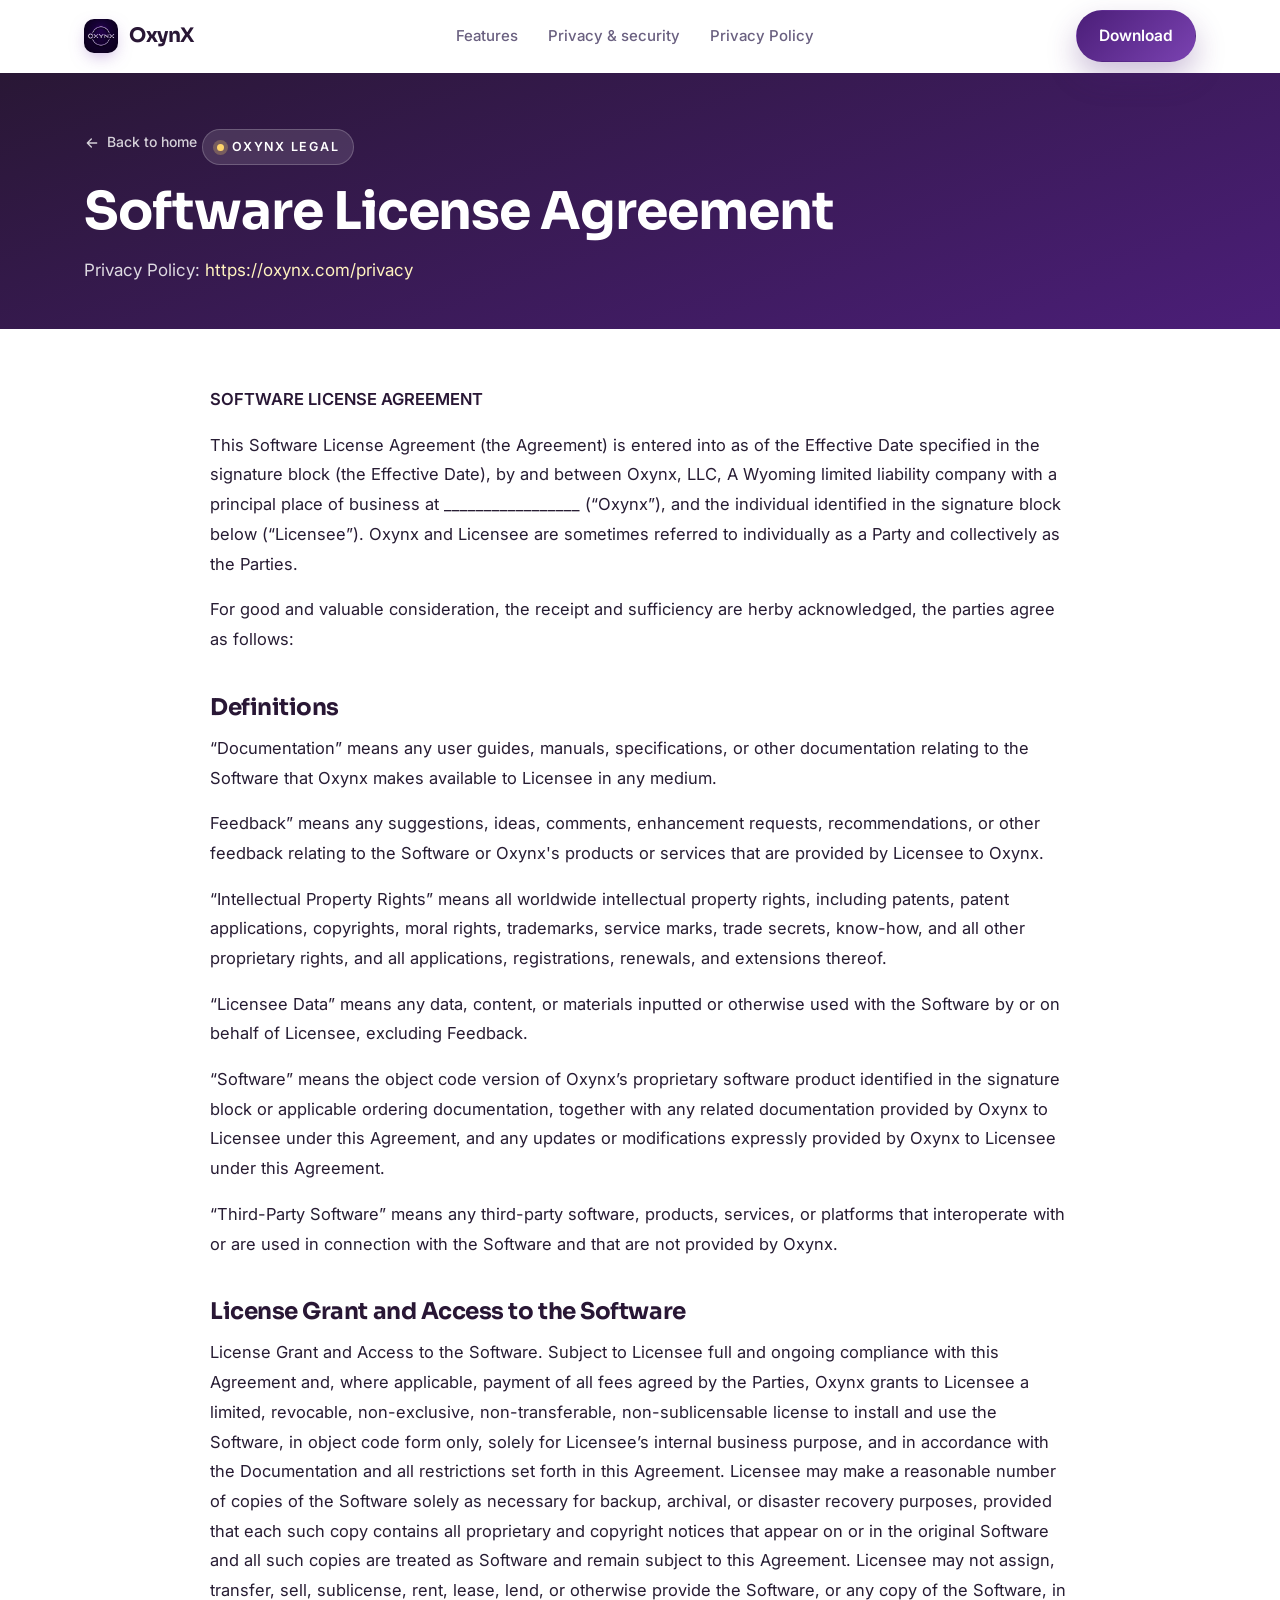
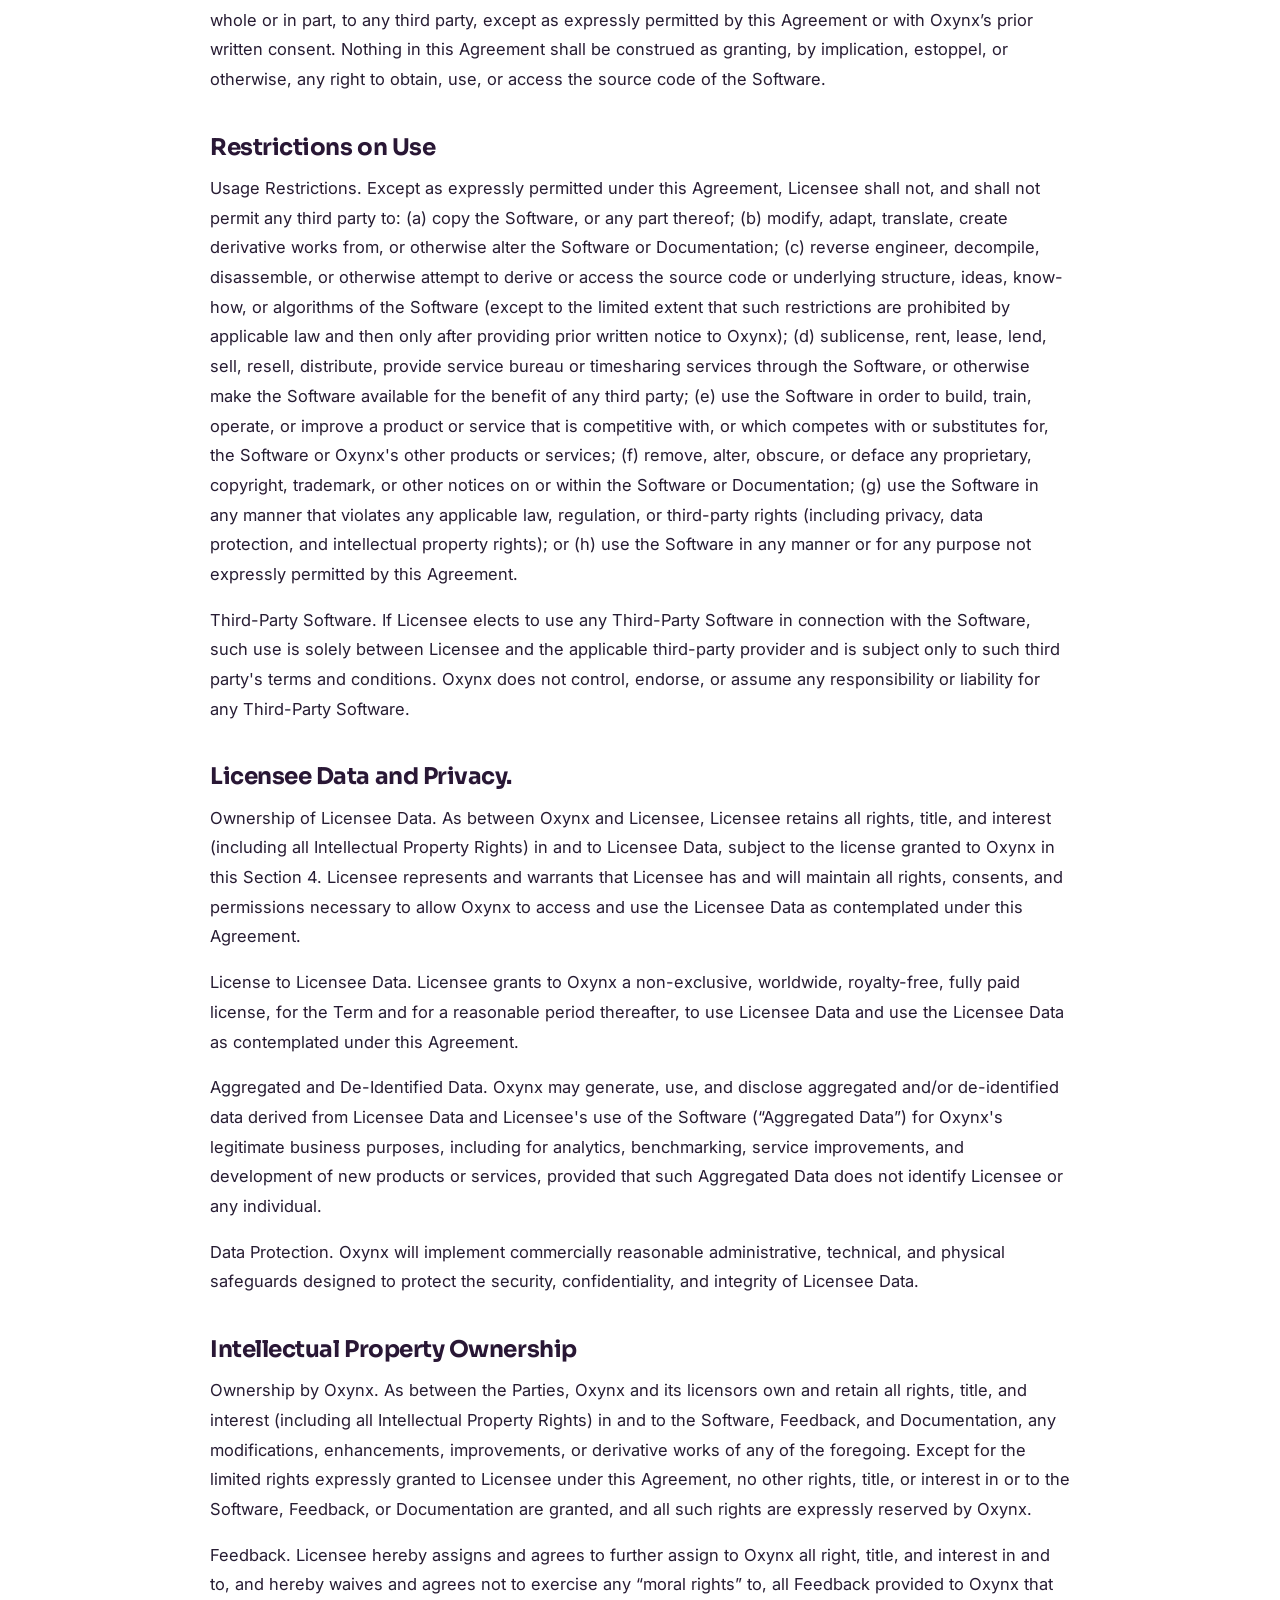
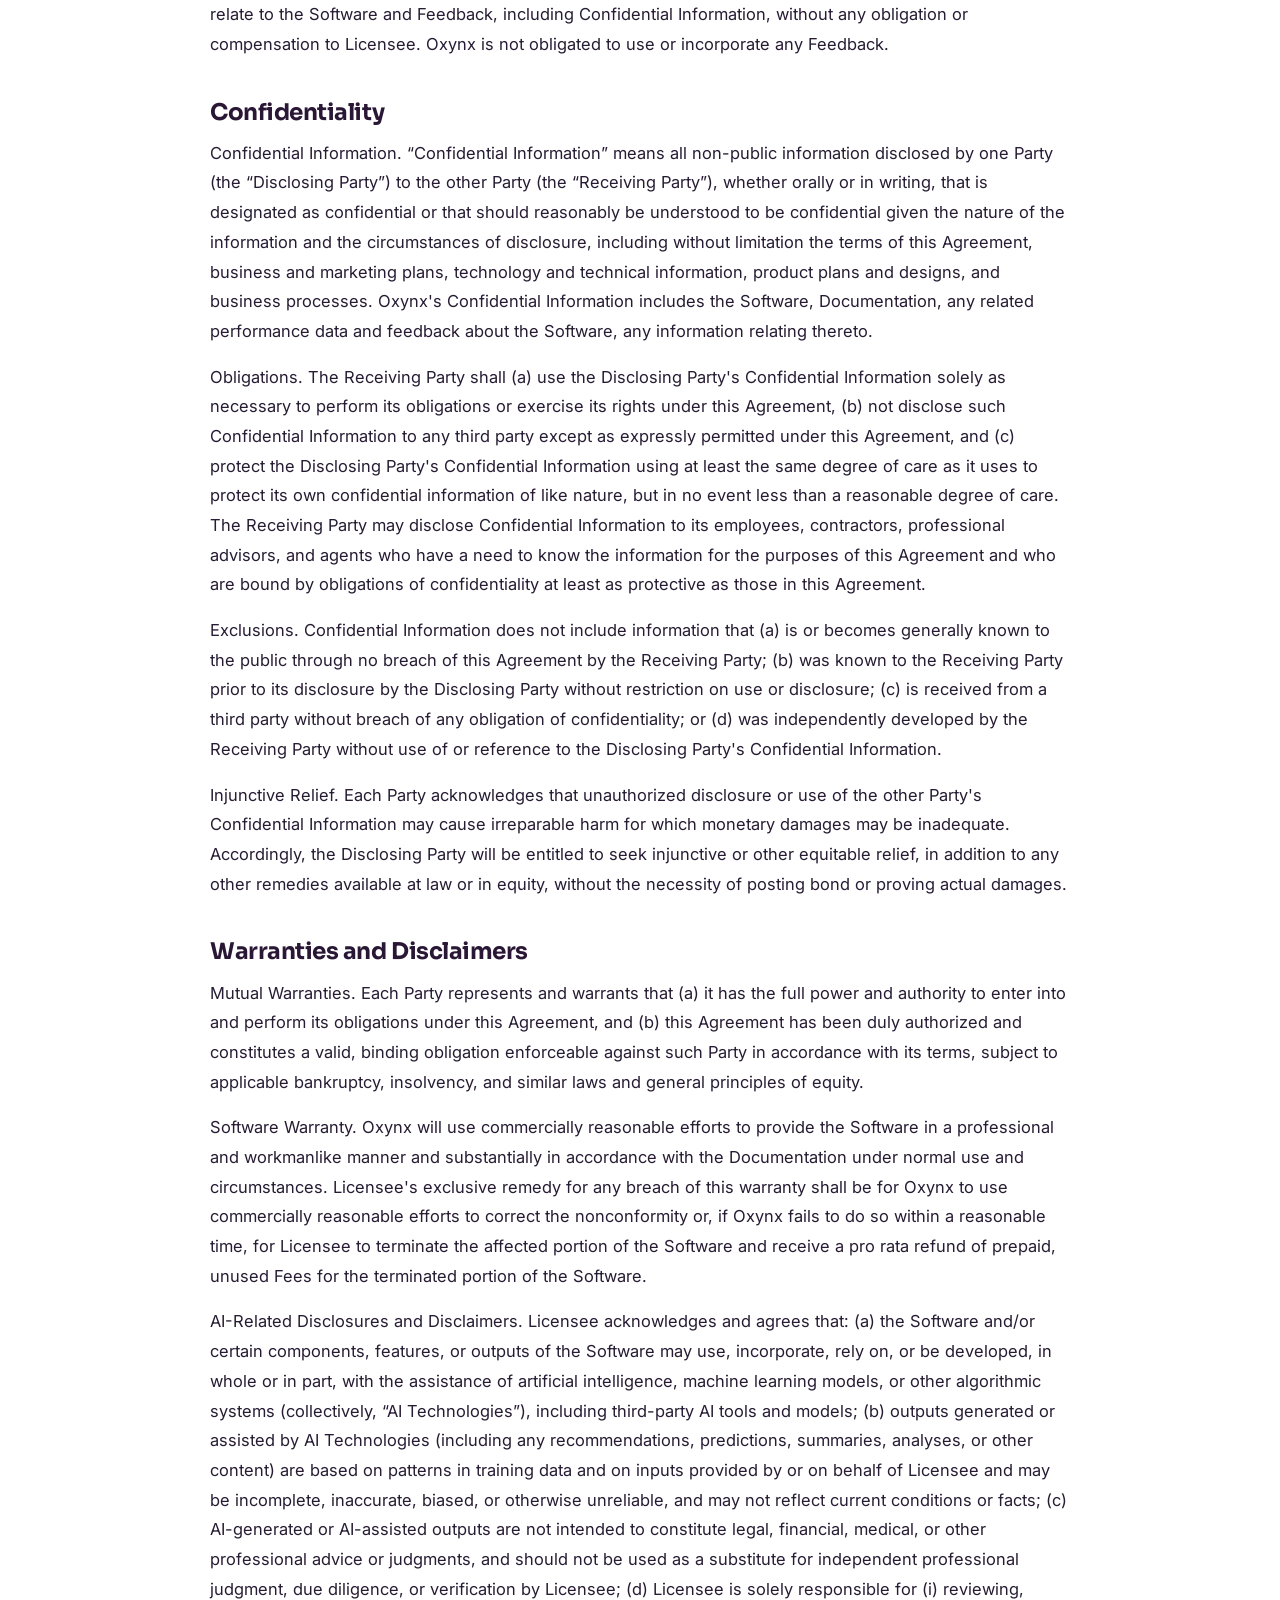
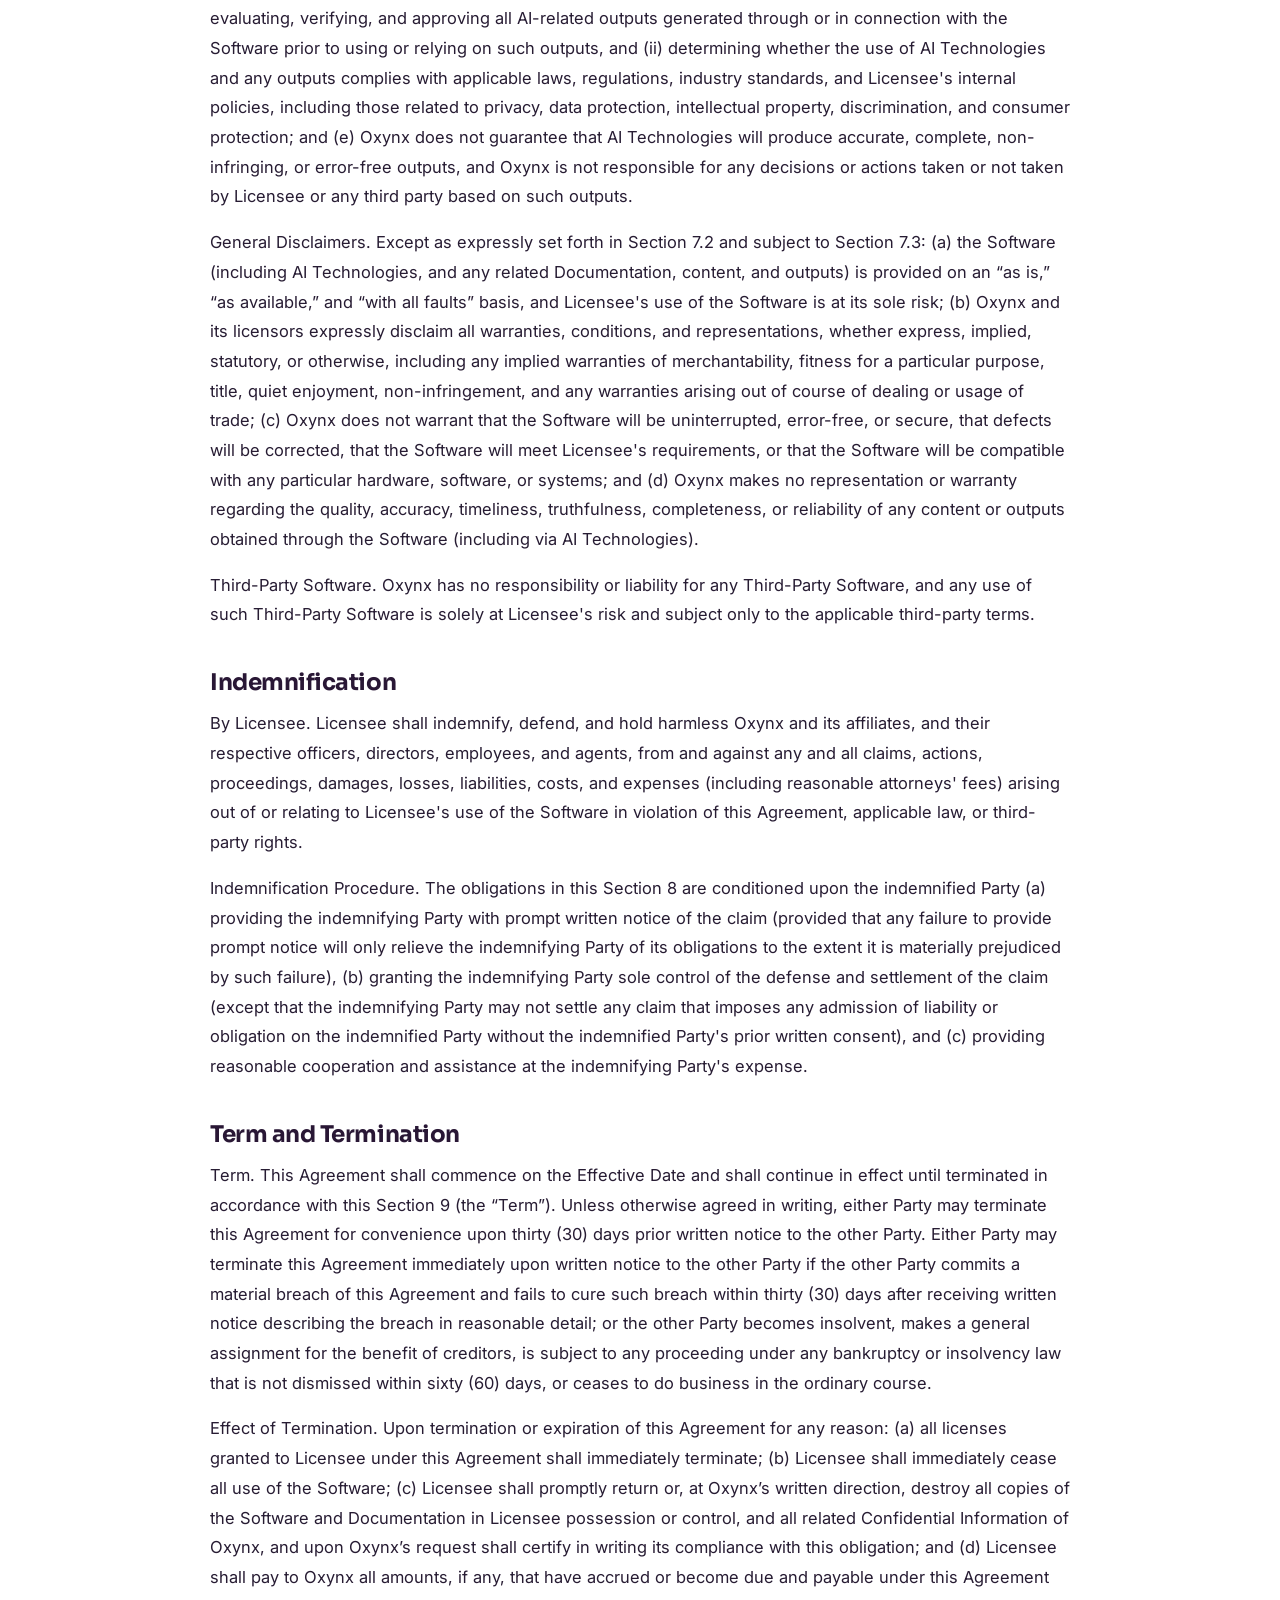
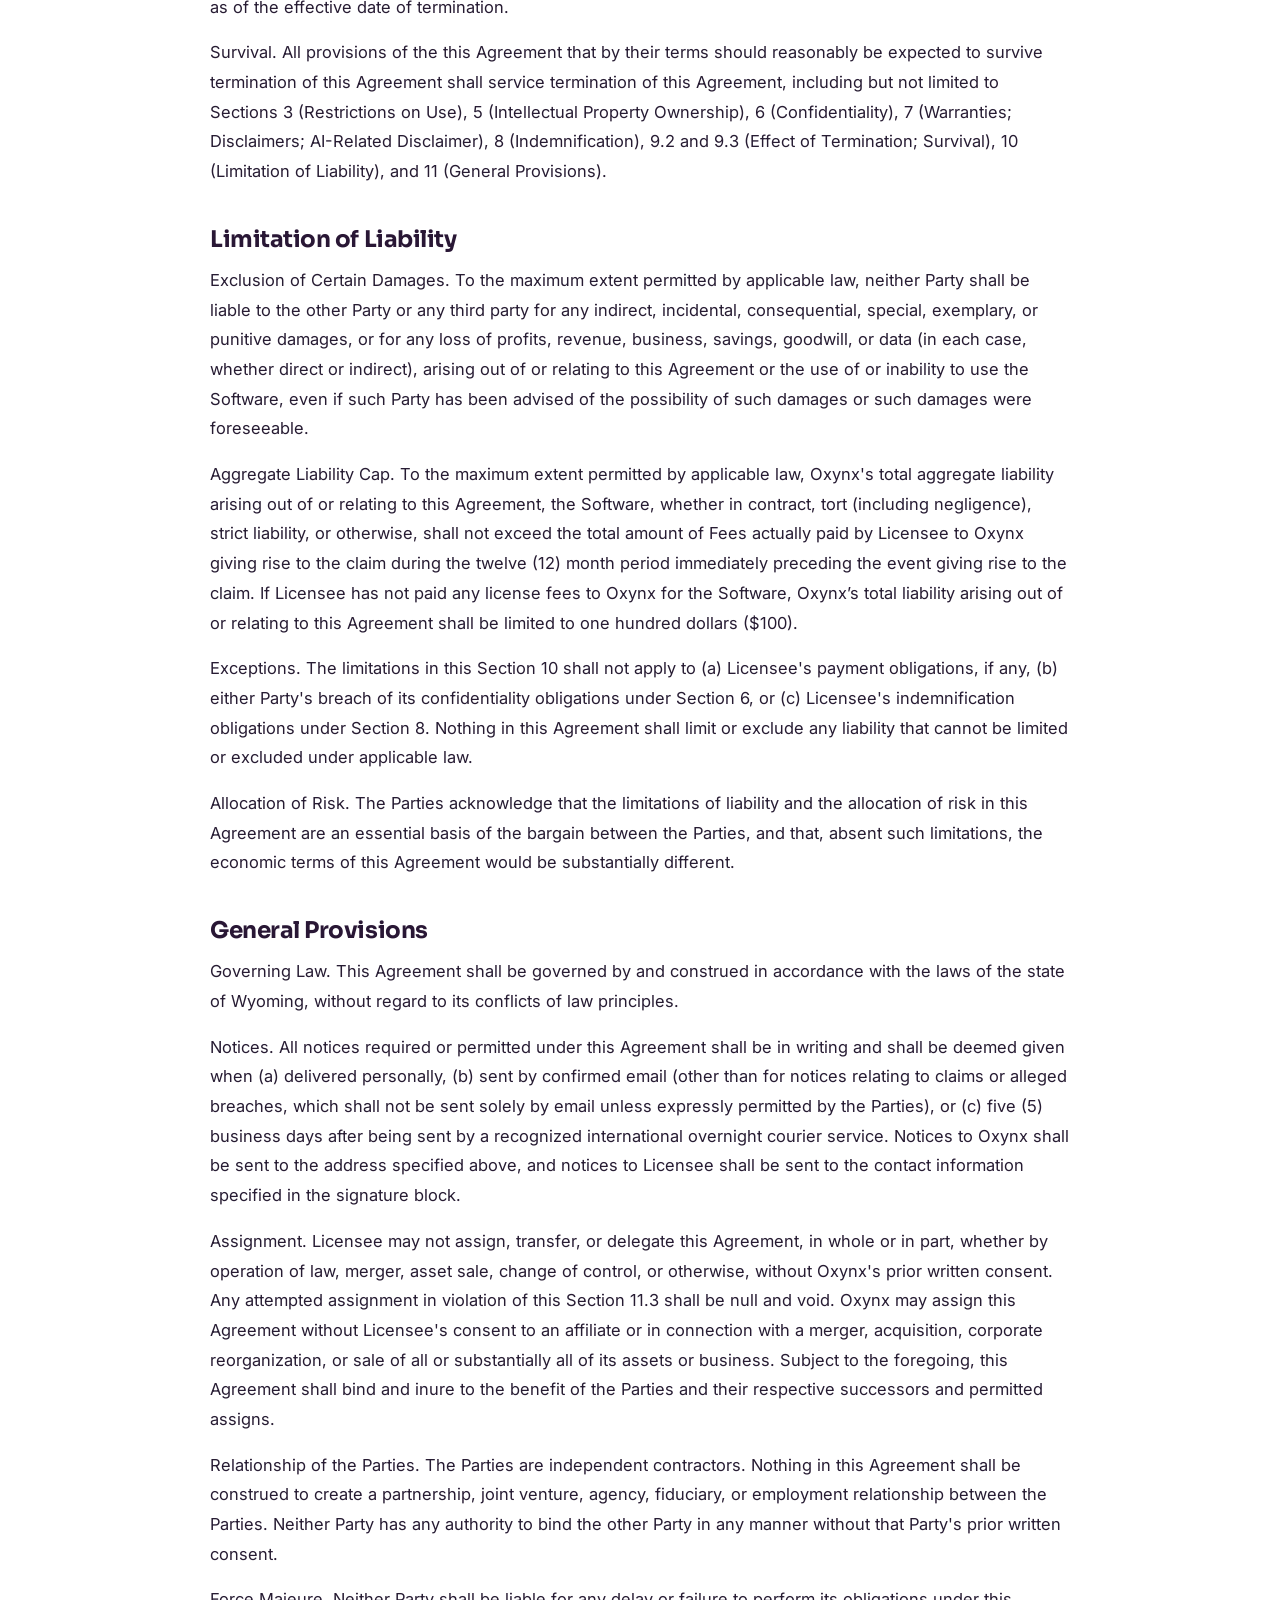
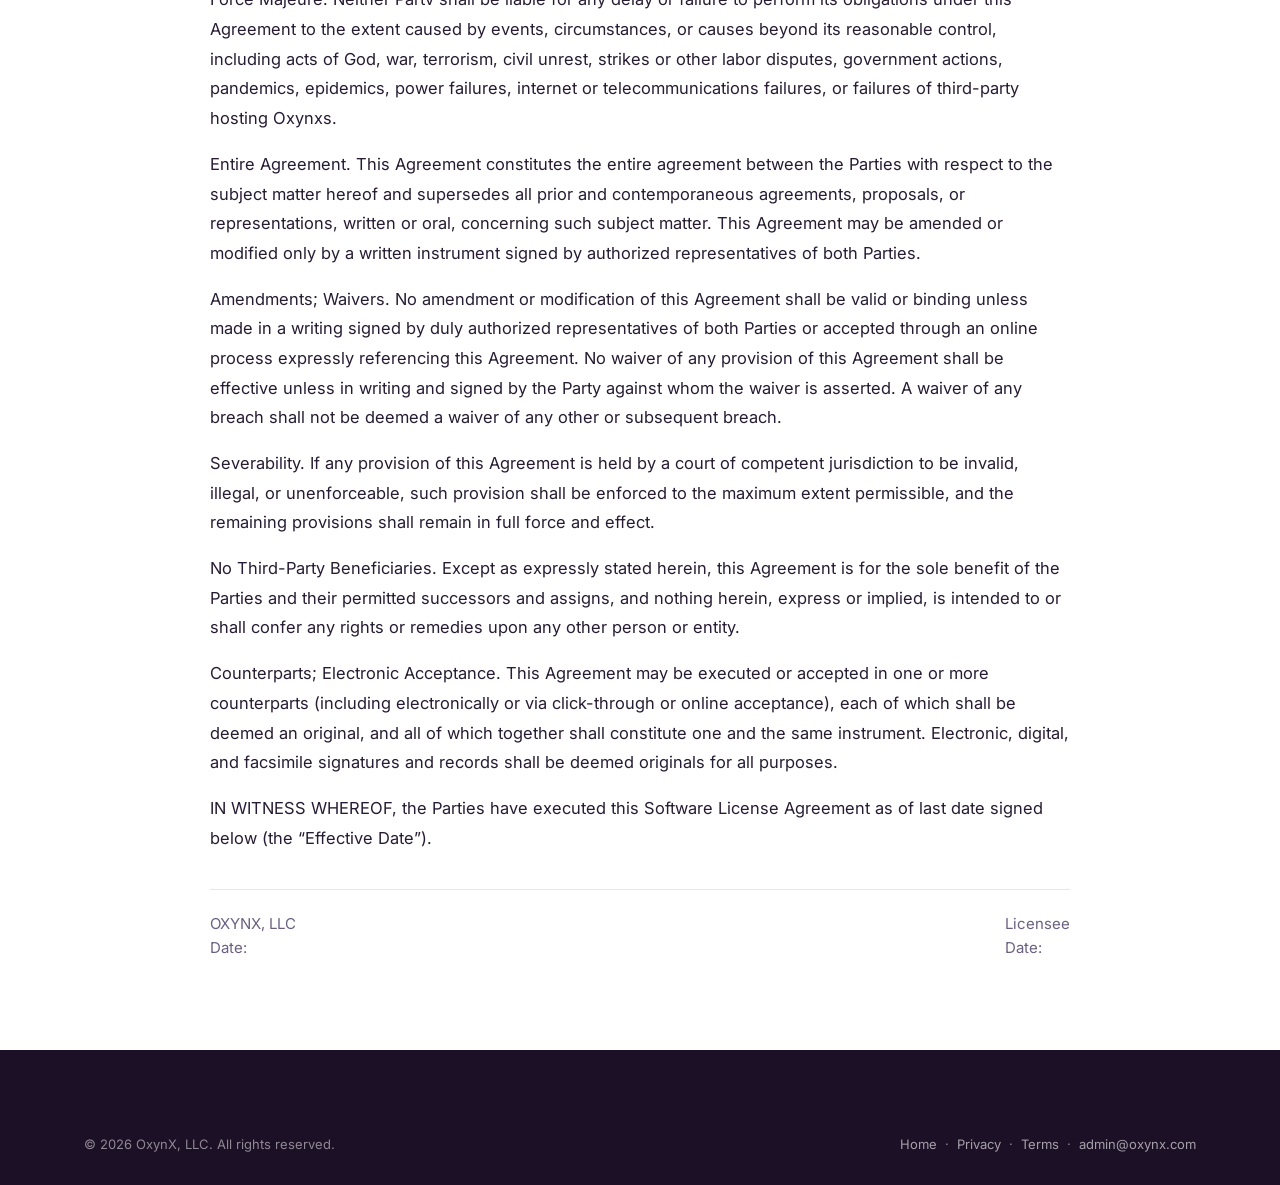
<file: terms/index.html>
<!DOCTYPE html>
<html lang="en">
<head>
  <meta charset="utf-8" />
  <!-- Google tag (gtag.js) — GA4 -->
  <script async src="https://www.googletagmanager.com/gtag/js?id=G-YJ0913E5GP"></script>
  <script>
    window.dataLayer = window.dataLayer || [];
    function gtag(){dataLayer.push(arguments);}
    gtag('js', new Date());
    gtag('config', 'G-YJ0913E5GP');
  </script>
  <meta name="viewport" content="width=device-width, initial-scale=1" />
  <title>Software License Agreement — OxynX</title>
  <meta name="description" content="The OxynX Software License Agreement — the terms that govern your use of the OxynX health app and services, including your rights, restrictions, and disclaimers." />
  <meta name="theme-color" content="#291735" />
  <link rel="canonical" href="https://oxynx.com/terms/" />
  <meta property="og:type" content="website" />
  <meta property="og:site_name" content="OxynX" />
  <meta property="og:locale" content="en_US" />
  <meta property="og:title" content="Software License Agreement — OxynX" />
  <meta property="og:description" content="The OxynX Software License Agreement — terms governing use of the OxynX app and services." />
  <meta property="og:url" content="https://oxynx.com/terms/" />
  <meta property="og:image" content="https://oxynx.com/og-image.png" />
  <meta name="twitter:card" content="summary_large_image" />
  <meta name="twitter:title" content="Software License Agreement — OxynX" />
  <meta name="twitter:description" content="The OxynX Software License Agreement — terms governing use of the OxynX app and services." />
  <meta name="twitter:image" content="https://oxynx.com/og-image.png" />
  <link rel="icon" href="../favicon-32.png" type="image/png" sizes="32x32" />
  <link rel="apple-touch-icon" href="../apple-touch-icon.png" />
  <link rel="preconnect" href="https://fonts.googleapis.com" />
  <link rel="preconnect" href="https://fonts.gstatic.com" crossorigin />
  <link href="https://fonts.googleapis.com/css2?family=Inter:wght@400;500;600;700&family=Sora:wght@600;700;800&display=swap" rel="stylesheet" />
  <style>
  /* ============================================================
     OxynX — design system
     ============================================================ */
  :root {
    --ink: #1c1026;
    --deep: #291735;
    --accent: #4b1e78;
    --accent-2: #7a42b1;
    --accent-3: #9a6fd0;
    --gold: #ffd56b;
    --gold-soft: #fff3bf;

    --bg: #ffffff;
    --bg-soft: #faf6fe;
    --bg-tint: #f3ecfb;
    --surface: #ffffff;

    --text: #271c33;
    --muted: #6a6080;
    --faint: #948aa8;
    --line: rgba(74, 30, 120, 0.12);
    --line-strong: rgba(74, 30, 120, 0.22);

    --radius-sm: 12px;
    --radius: 18px;
    --radius-lg: 26px;
    --radius-xl: 34px;

    --shadow-sm: 0 4px 16px rgba(41, 23, 53, 0.06);
    --shadow: 0 18px 44px rgba(41, 23, 53, 0.10);
    --shadow-lg: 0 40px 90px rgba(41, 23, 53, 0.18);

    --maxw: 1160px;
    --font-sans: "Inter", -apple-system, BlinkMacSystemFont, "Segoe UI", Roboto, Helvetica, Arial, sans-serif;
    --font-display: "Sora", var(--font-sans);
  }

  * { box-sizing: border-box; }
  html { scroll-behavior: smooth; -webkit-text-size-adjust: 100%; }

  body {
    margin: 0;
    font-family: var(--font-sans);
    color: var(--text);
    background: var(--bg);
    line-height: 1.6;
    font-size: 17px;
    -webkit-font-smoothing: antialiased;
    text-rendering: optimizeLegibility;
    overflow-x: hidden;
  }

  img { max-width: 100%; display: block; }
  a { color: var(--accent); text-decoration: none; }
  a:hover { color: var(--accent-2); }

  h1, h2, h3, h4 {
    font-family: var(--font-display);
    color: var(--deep);
    line-height: 1.1;
    letter-spacing: -0.02em;
    margin: 0;
    font-weight: 700;
  }

  .container { width: 100%; max-width: var(--maxw); margin: 0 auto; padding: 0 24px; }

  .eyebrow {
    display: inline-flex;
    align-items: center;
    gap: 8px;
    font-family: var(--font-sans);
    font-size: 12.5px;
    font-weight: 600;
    letter-spacing: 0.14em;
    text-transform: uppercase;
    color: var(--accent);
    background: var(--bg-tint);
    border: 1px solid var(--line);
    padding: 7px 14px;
    border-radius: 999px;
  }
  .eyebrow .dot {
    width: 7px; height: 7px; border-radius: 999px;
    background: var(--gold);
    box-shadow: 0 0 0 4px rgba(255, 213, 107, 0.25);
  }

  /* ---------- buttons ---------- */
  .btn {
    display: inline-flex;
    align-items: center;
    gap: 9px;
    font-family: var(--font-sans);
    font-weight: 600;
    font-size: 15.5px;
    padding: 13px 22px;
    border-radius: 999px;
    border: 1px solid transparent;
    cursor: pointer;
    transition: transform .18s ease, box-shadow .18s ease, background .18s ease, color .18s ease, border-color .18s ease;
    white-space: nowrap;
  }
  .btn svg { width: 18px; height: 18px; }
  .btn--primary {
    background: linear-gradient(135deg, var(--accent) 0%, var(--accent-2) 100%);
    color: #fff;
    box-shadow: 0 14px 30px rgba(75, 30, 120, 0.28);
  }
  .btn--primary:hover { transform: translateY(-2px); color: #fff; box-shadow: 0 20px 38px rgba(75, 30, 120, 0.34); }

  /* ---------- nav ---------- */
  .nav {
    position: sticky; top: 0; z-index: 60;
    backdrop-filter: saturate(180%) blur(14px);
    background: rgba(255,255,255,0.74);
    border-bottom: 1px solid transparent;
    transition: border-color .2s ease, background .2s ease, box-shadow .2s ease;
  }
  .nav.is-stuck { border-color: var(--line); box-shadow: 0 6px 24px rgba(41,23,53,0.06); }
  .nav__inner { display: flex; align-items: center; justify-content: space-between; height: 72px; }
  .brand { display: inline-flex; align-items: center; gap: 11px; font-family: var(--font-display); font-weight: 700; font-size: 20px; color: var(--deep); letter-spacing: -0.02em; }
  .brand:hover { color: var(--deep); }
  .brand__logo { width: 34px; height: 34px; flex: 0 0 auto; border-radius: 10px; box-shadow: 0 6px 18px -6px rgba(122, 66, 177, 0.6); transition: transform .3s ease; }
  .brand:hover .brand__logo { transform: scale(1.05); }
  @media (max-width: 359px) { .brand { gap: 8px; } .brand__logo { width: 30px; height: 30px; border-radius: 9px; } }
  .brand__mark { width: 34px; height: 34px; flex: 0 0 auto; }
  .nav__links { display: flex; align-items: center; gap: 30px; }
  .nav__links a { color: var(--muted); font-weight: 500; font-size: 15px; }
  .nav__links a:hover { color: var(--deep); }
  .nav__cta { display: flex; align-items: center; gap: 12px; }
  .nav__toggle { display: none; background: none; border: 1px solid var(--line-strong); border-radius: 12px; width: 42px; height: 42px; align-items: center; justify-content: center; cursor: pointer; }
  .nav__toggle svg { width: 22px; height: 22px; color: var(--deep); }

  /* ---------- footer ---------- */
  .footer { background: var(--ink); color: rgba(255,255,255,0.7); padding: 60px 0 30px; }
  .footer__bottom { display: flex; flex-wrap: wrap; justify-content: space-between; gap: 12px; margin-top: 44px; padding-top: 24px; border-top: 1px solid rgba(255,255,255,0.1); font-size: 13px; color: rgba(255,255,255,0.5); }
  .footer__bottom a { color: rgba(255,255,255,0.6); }
  .footer__bottom a:hover { color: var(--gold-soft); }

  /* ============================================================
     Legal pages
     ============================================================ */
  .legal-hero { background: linear-gradient(160deg, var(--deep), var(--accent)); color: #fff; padding: 56px 0 44px; }
  .legal-hero .eyebrow { background: rgba(255,255,255,0.12); color: #fff; border-color: rgba(255,255,255,0.2); }
  .legal-hero h1 { color: #fff; font-size: clamp(34px, 5vw, 52px); margin: 18px 0 0; }
  .legal-hero p { color: rgba(255,255,255,0.84); margin: 16px 0 0; max-width: 760px; font-size: 17px; line-height: 1.7; }
  .legal-hero .meta { margin-top: 16px; font-size: 13.5px; color: rgba(255,255,255,0.66); }
  .legal-hero .back { display: inline-flex; align-items: center; gap: 7px; color: rgba(255,255,255,0.8); font-size: 14px; font-weight: 500; margin-bottom: 4px; }
  .legal-hero .back svg { width: 16px; height: 16px; }

  .legal-wrap { padding: 56px 0 90px; background: var(--bg); }
  .legal { max-width: 860px; margin: 0 auto; }
  .legal__notice { background: var(--bg-tint); border: 1px solid var(--line); border-left: 4px solid var(--accent); border-radius: var(--radius); padding: 18px 22px; margin-bottom: 36px; }
  .legal__notice .k { font-size: 12.5px; font-weight: 700; letter-spacing: 0.1em; text-transform: uppercase; color: var(--accent); }
  .legal__notice p { margin: 8px 0 0; color: var(--text); font-size: 15.5px; }
  .legal h2 { font-size: 23px; color: var(--deep); margin: 40px 0 14px; scroll-margin-top: 90px; }
  .legal h3 { font-size: 18px; color: var(--accent); margin: 26px 0 10px; }
  .legal p { color: var(--text); margin: 0 0 16px; font-size: 16.5px; line-height: 1.8; }
  .legal ul { margin: 0 0 18px; padding-left: 22px; color: var(--text); }
  .legal li { margin-bottom: 10px; line-height: 1.75; font-size: 16px; }
  .legal strong { color: var(--deep); font-weight: 600; }
  .legal a { font-weight: 600; text-decoration: underline; text-underline-offset: 2px; }
  .legal__contract { white-space: pre-wrap; font-size: 16px; line-height: 1.85; color: var(--text); }
  .legal__sig { margin-top: 36px; padding-top: 22px; border-top: 1px solid var(--line); display: flex; justify-content: space-between; flex-wrap: wrap; gap: 16px; color: var(--muted); font-size: 15px; }

  /* ---------- responsive ---------- */
  @media (max-width: 760px) {
    .nav__links { display: none; }
    .nav__toggle { display: inline-flex; }
    .nav.open .nav__links {
      display: flex; flex-direction: column; gap: 4px;
      position: absolute; top: 72px; left: 0; right: 0;
      background: rgba(255,255,255,0.98); border-bottom: 1px solid var(--line);
      padding: 14px 24px 20px; box-shadow: var(--shadow);
    }
    .nav.open .nav__links a { padding: 13px 2px; font-size: 17px; }
    .nav__cta .btn--primary { padding: 10px 16px; font-size: 14.5px; }
    .brand { font-size: 18px; }

    .container { padding: 0 18px; }
    .legal-hero { padding: 40px 0 32px; }
    .legal-wrap { padding: 36px 0 72px; }
    .legal h2 { font-size: 21px; margin-top: 32px; }
    .legal h3 { font-size: 16.5px; }
    .legal p { font-size: 16px; line-height: 1.78; }
    .legal li { font-size: 15.5px; }
    .legal__notice { padding: 16px 18px; }
    .legal__sig { flex-direction: column; gap: 16px; }
  }

  /* ---------- mobile "get the app" bar (phones & tablets only; driven by the #oxbar script) ---------- */
  .oxbar {
    position: fixed; left: 0; right: 0; z-index: 55;
    bottom: 12px; bottom: max(12px, env(safe-area-inset-bottom));
    padding: 0 12px;
    opacity: 0; visibility: hidden; transform: translateY(140%);
    pointer-events: none;
    transition: transform .5s cubic-bezier(.2,.7,.2,1), opacity .5s cubic-bezier(.2,.7,.2,1), visibility 0s linear .5s;
  }
  .oxbar.is-shown { opacity: 1; visibility: visible; transform: none; transition-delay: 0s; }
  .oxbar__card {
    display: flex; align-items: center; gap: 12px;
    max-width: 448px; margin: 0 auto; padding: 10px 12px 10px 10px;
    border-radius: 26px; background: rgba(255, 255, 255, 0.95);
    -webkit-backdrop-filter: saturate(180%) blur(24px); backdrop-filter: saturate(180%) blur(24px);
    box-shadow: 0 18px 50px -12px rgba(11, 6, 17, 0.45), 0 0 0 1px rgba(20, 10, 29, 0.08);
    font-family: "Inter", -apple-system, BlinkMacSystemFont, "Segoe UI", Roboto, Helvetica, Arial, sans-serif;
  }
  .oxbar.is-shown .oxbar__card { pointer-events: auto; }
  .oxbar__logo { display: block; width: 56px; height: 56px; flex: 0 0 auto; border-radius: 14px; box-shadow: 0 4px 12px -4px rgba(41, 23, 53, 0.5); }
  .oxbar__text { flex: 1 1 auto; min-width: 0; }
  .oxbar__title, .oxbar__sub, .oxbar__store { margin: 0; white-space: nowrap; overflow: hidden; text-overflow: ellipsis; }
  .oxbar__title { font-family: "Sora", "Inter", sans-serif; font-size: 15.5px; font-weight: 600; line-height: 1.25; letter-spacing: -0.02em; color: #140a1d; }
  .oxbar__sub { font-size: 12.5px; line-height: 1.4; color: rgba(20, 10, 29, 0.6); }
  .oxbar__store { margin-top: 2px; font-size: 11.5px; font-weight: 500; line-height: 1.4; color: rgba(20, 10, 29, 0.75); }
  .oxbar__store svg { display: inline-block; width: 12px; height: 12px; margin-right: 4px; vertical-align: -1.5px; }
  .oxbar__cta {
    flex: 0 0 auto; display: inline-flex; align-items: center;
    padding: 12px 20px; border-radius: 999px;
    background: #140a1d; color: #fff;
    font-size: 14px; font-weight: 600; line-height: 1.2; text-decoration: none; white-space: nowrap;
    transition: background .2s ease, transform .15s ease;
  }
  .oxbar__cta:hover { background: #3b2150; color: #fff; }
  .oxbar__cta:active { transform: scale(.95); }
  .oxbar__cta:focus-visible { outline: 2px solid #7a42b1; outline-offset: 2px; }
  @media (prefers-reduced-motion: reduce) {
    .oxbar { transform: none; transition: opacity .3s ease, visibility 0s linear .3s; }
    .oxbar.is-shown { transition-delay: 0s; }
    .oxbar__cta { transition: none; }
  }
  @media (max-width: 369.98px) {
    .oxbar__card { gap: 10px; }
    .oxbar__logo { width: 44px; height: 44px; border-radius: 12px; }
    .oxbar__title { font-size: 14.5px; }
    .oxbar__sub, .oxbar__free { display: none; }
    .oxbar__store { font-size: 11px; }
    .oxbar__cta { padding: 11px 14px; font-size: 13.5px; }
  }
  @media print { .oxbar { display: none !important; } }
  </style>
</head>
<body>
  <header class="nav" id="nav">
    <div class="container nav__inner">
      <a class="brand" href="../" aria-label="OxynX home"><img class="brand__logo" src="../assets/oxynx-logo.jpg" alt="" width="34" height="34" />OxynX</a>
      <nav class="nav__links" aria-label="Primary">
        <a href="../#features">Features</a>
        <a href="../#privacy">Privacy &amp; security</a>
        <a href="../privacy/">Privacy Policy</a>
      </nav>
      <div class="nav__cta">
        <a class="btn btn--primary" href="../#download">Download</a>
        <button class="nav__toggle" id="navToggle" aria-label="Menu" aria-expanded="false">
          <svg viewBox="0 0 24 24" fill="none" stroke="currentColor" stroke-width="2" stroke-linecap="round"><path d="M4 7h16M4 12h16M4 17h16"/></svg>
        </button>
      </div>
    </div>
  </header>

  <section class="legal-hero">
    <div class="container">
      <a class="back" href="../"><svg viewBox="0 0 24 24" fill="none" stroke="currentColor" stroke-width="2" stroke-linecap="round" stroke-linejoin="round"><path d="M19 12H5M11 18l-6-6 6-6"/></svg>Back to home</a>
      <span class="eyebrow"><span class="dot"></span>OxynX Legal</span>
      <h1>Software License Agreement</h1>
      <p>Privacy Policy: <a href="../privacy/" style="color:#fff3bf">https://oxynx.com/privacy</a></p>
    </div>
  </section>

  <div class="legal-wrap">
    <div class="container">
      <article class="legal">
        <p style="font-weight:600;color:var(--deep)">SOFTWARE LICENSE AGREEMENT</p>

        <p>This Software License Agreement (the Agreement) is entered into as of the Effective Date specified in the signature block (the Effective Date), by and between Oxynx, LLC, A Wyoming limited liability company with a principal place of business at _________________ (“Oxynx”), and the individual identified in the signature block below (“Licensee”).  Oxynx and Licensee are sometimes referred to individually as a Party and collectively as the Parties.</p>

        <p>For good and valuable consideration, the receipt and sufficiency are herby acknowledged, the parties agree as follows:</p>

        <h2>Definitions</h2>
        <p>“Documentation” means any user guides, manuals, specifications, or other documentation relating to the Software that Oxynx makes available to Licensee in any medium.</p>
        <p>Feedback” means any suggestions, ideas, comments, enhancement requests, recommendations, or other feedback relating to the Software or Oxynx's products or services that are provided by Licensee to Oxynx.</p>
        <p>“Intellectual Property Rights” means all worldwide intellectual property rights, including patents, patent applications, copyrights, moral rights, trademarks, service marks, trade secrets, know-how, and all other proprietary rights, and all applications, registrations, renewals, and extensions thereof.</p>
        <p>“Licensee Data” means any data, content, or materials inputted or otherwise used with the Software by or on behalf of Licensee, excluding Feedback.</p>
        <p>“Software” means the object code version of Oxynx’s proprietary software product identified in the signature block or applicable ordering documentation, together with any related documentation provided by Oxynx to Licensee under this Agreement, and any updates or modifications expressly provided by Oxynx to Licensee under this Agreement.</p>
        <p>“Third-Party Software” means any third-party software, products, services, or platforms that interoperate with or are used in connection with the Software and that are not provided by Oxynx.</p>

        <h2>License Grant and Access to the Software</h2>
        <p>License Grant and Access to the Software.  Subject to Licensee full and ongoing compliance with this Agreement and, where applicable, payment of all fees agreed by the Parties, Oxynx grants to Licensee a limited, revocable, non-exclusive, non-transferable, non-sublicensable license to install and use the Software, in object code form only, solely for Licensee’s internal business purpose, and in accordance with the Documentation and all restrictions set forth in this Agreement.  Licensee may make a reasonable number of copies of the Software solely as necessary for backup, archival, or disaster recovery purposes, provided that each such copy contains all proprietary and copyright notices that appear on or in the original Software and all such copies are treated as Software and remain subject to this Agreement.  Licensee may not assign, transfer, sell, sublicense, rent, lease, lend, or otherwise provide the Software, or any copy of the Software, in whole or in part, to any third party, except as expressly permitted by this Agreement or with Oxynx’s prior written consent.  Nothing in this Agreement shall be construed as granting, by implication, estoppel, or otherwise, any right to obtain, use, or access the source code of the Software.</p>

        <h2>Restrictions on Use</h2>
        <p>Usage Restrictions.  Except as expressly permitted under this Agreement, Licensee shall not, and shall not permit any third party to: (a) copy the Software, or any part thereof; (b) modify, adapt, translate, create derivative works from, or otherwise alter the Software or Documentation; (c) reverse engineer, decompile, disassemble, or otherwise attempt to derive or access the source code or underlying structure, ideas, know-how, or algorithms of the Software (except to the limited extent that such restrictions are prohibited by applicable law and then only after providing prior written notice to Oxynx); (d) sublicense, rent, lease, lend, sell, resell, distribute, provide service bureau or timesharing services through the Software, or otherwise make the Software available for the benefit of any third party; (e) use the Software in order to build, train, operate, or improve a product or service that is competitive with, or which competes with or substitutes for, the Software or Oxynx's other products or services; (f) remove, alter, obscure, or deface any proprietary, copyright, trademark, or other notices on or within the Software or Documentation; (g) use the Software in any manner that violates any applicable law, regulation, or third-party rights (including privacy, data protection, and intellectual property rights); or (h) use the Software in any manner or for any purpose not expressly permitted by this Agreement.</p>
        <p>Third-Party Software.  If Licensee elects to use any Third-Party Software in connection with the Software, such use is solely between Licensee and the applicable third-party provider and is subject only to such third party's terms and conditions. Oxynx does not control, endorse, or assume any responsibility or liability for any Third-Party Software.</p>

        <h2>Licensee Data and Privacy.</h2>
        <p>Ownership of Licensee Data.  As between Oxynx and Licensee, Licensee retains all rights, title, and interest (including all Intellectual Property Rights) in and to Licensee Data, subject to the license granted to Oxynx in this Section 4. Licensee represents and warrants that Licensee has and will maintain all rights, consents, and permissions necessary to allow Oxynx to access and use the Licensee Data as contemplated under this Agreement.</p>
        <p>License to Licensee Data.  Licensee grants to Oxynx a non-exclusive, worldwide, royalty-free, fully paid license, for the Term and for a reasonable period thereafter, to use Licensee Data and use the Licensee Data as contemplated under this Agreement.</p>
        <p>Aggregated and De-Identified Data.  Oxynx may generate, use, and disclose aggregated and/or de-identified data derived from Licensee Data and Licensee's use of the Software (“Aggregated Data”) for Oxynx's legitimate business purposes, including for analytics, benchmarking, service improvements, and development of new products or services, provided that such Aggregated Data does not identify Licensee or any individual.</p>
        <p>Data Protection.  Oxynx will implement commercially reasonable administrative, technical, and physical safeguards designed to protect the security, confidentiality, and integrity of Licensee Data.</p>

        <h2>Intellectual Property Ownership</h2>
        <p>Ownership by Oxynx.  As between the Parties, Oxynx and its licensors own and retain all rights, title, and interest (including all Intellectual Property Rights) in and to the Software, Feedback, and Documentation, any modifications, enhancements, improvements, or derivative works of any of the foregoing. Except for the limited rights expressly granted to Licensee under this Agreement, no other rights, title, or interest in or to the Software, Feedback, or Documentation are granted, and all such rights are expressly reserved by Oxynx.</p>
        <p>Feedback.  Licensee hereby assigns and agrees to further assign to Oxynx all right, title, and interest in and to, and hereby waives and agrees not to exercise any “moral rights” to, all Feedback provided to Oxynx that relate to the Software and Feedback, including Confidential Information, without any obligation or compensation to Licensee. Oxynx is not obligated to use or incorporate any Feedback.</p>

        <h2>Confidentiality</h2>
        <p>Confidential Information.  “Confidential Information” means all non-public information disclosed by one Party (the “Disclosing Party”) to the other Party (the “Receiving Party”), whether orally or in writing, that is designated as confidential or that should reasonably be understood to be confidential given the nature of the information and the circumstances of disclosure, including without limitation the terms of this Agreement, business and marketing plans, technology and technical information, product plans and designs, and business processes. Oxynx's Confidential Information includes the Software, Documentation, any related performance data and feedback about the Software, any information relating thereto.</p>
        <p>Obligations.  The Receiving Party shall (a) use the Disclosing Party's Confidential Information solely as necessary to perform its obligations or exercise its rights under this Agreement, (b) not disclose such Confidential Information to any third party except as expressly permitted under this Agreement, and (c) protect the Disclosing Party's Confidential Information using at least the same degree of care as it uses to protect its own confidential information of like nature, but in no event less than a reasonable degree of care. The Receiving Party may disclose Confidential Information to its employees, contractors, professional advisors, and agents who have a need to know the information for the purposes of this Agreement and who are bound by obligations of confidentiality at least as protective as those in this Agreement.</p>
        <p>Exclusions.  Confidential Information does not include information that (a) is or becomes generally known to the public through no breach of this Agreement by the Receiving Party; (b) was known to the Receiving Party prior to its disclosure by the Disclosing Party without restriction on use or disclosure; (c) is received from a third party without breach of any obligation of confidentiality; or (d) was independently developed by the Receiving Party without use of or reference to the Disclosing Party's Confidential Information.</p>
        <p>Injunctive Relief.  Each Party acknowledges that unauthorized disclosure or use of the other Party's Confidential Information may cause irreparable harm for which monetary damages may be inadequate. Accordingly, the Disclosing Party will be entitled to seek injunctive or other equitable relief, in addition to any other remedies available at law or in equity, without the necessity of posting bond or proving actual damages.</p>

        <h2>Warranties and Disclaimers</h2>
        <p>Mutual Warranties.  Each Party represents and warrants that (a) it has the full power and authority to enter into and perform its obligations under this Agreement, and (b) this Agreement has been duly authorized and constitutes a valid, binding obligation enforceable against such Party in accordance with its terms, subject to applicable bankruptcy, insolvency, and similar laws and general principles of equity.</p>
        <p>Software Warranty.  Oxynx will use commercially reasonable efforts to provide the Software in a professional and workmanlike manner and substantially in accordance with the Documentation under normal use and circumstances. Licensee's exclusive remedy for any breach of this warranty shall be for Oxynx to use commercially reasonable efforts to correct the nonconformity or, if Oxynx fails to do so within a reasonable time, for Licensee to terminate the affected portion of the Software and receive a pro rata refund of prepaid, unused Fees for the terminated portion of the Software.</p>
        <p>AI-Related Disclosures and Disclaimers.  Licensee acknowledges and agrees that: (a) the Software and/or certain components, features, or outputs of the Software may use, incorporate, rely on, or be developed, in whole or in part, with the assistance of artificial intelligence, machine learning models, or other algorithmic systems (collectively, “AI Technologies”), including third-party AI tools and models; (b) outputs generated or assisted by AI Technologies (including any recommendations, predictions, summaries, analyses, or other content) are based on patterns in training data and on inputs provided by or on behalf of Licensee and may be incomplete, inaccurate, biased, or otherwise unreliable, and may not reflect current conditions or facts; (c) AI-generated or AI-assisted outputs are not intended to constitute legal, financial, medical, or other professional advice or judgments, and should not be used as a substitute for independent professional judgment, due diligence, or verification by Licensee; (d) Licensee is solely responsible for (i) reviewing, evaluating, verifying, and approving all AI-related outputs generated through or in connection with the Software prior to using or relying on such outputs, and (ii) determining whether the use of AI Technologies and any outputs complies with applicable laws, regulations, industry standards, and Licensee's internal policies, including those related to privacy, data protection, intellectual property, discrimination, and consumer protection; and (e) Oxynx does not guarantee that AI Technologies will produce accurate, complete, non-infringing, or error-free outputs, and Oxynx is not responsible for any decisions or actions taken or not taken by Licensee or any third party based on such outputs.</p>
        <p>General Disclaimers.  Except as expressly set forth in Section 7.2 and subject to Section 7.3: (a) the Software (including AI Technologies, and any related Documentation, content, and outputs) is provided on an “as is,” “as available,” and “with all faults” basis, and Licensee's use of the Software is at its sole risk; (b) Oxynx and its licensors expressly disclaim all warranties, conditions, and representations, whether express, implied, statutory, or otherwise, including any implied warranties of merchantability, fitness for a particular purpose, title, quiet enjoyment, non-infringement, and any warranties arising out of course of dealing or usage of trade; (c) Oxynx does not warrant that the Software will be uninterrupted, error-free, or secure, that defects will be corrected, that the Software will meet Licensee's requirements, or that the Software will be compatible with any particular hardware, software, or systems; and (d) Oxynx makes no representation or warranty regarding the quality, accuracy, timeliness, truthfulness, completeness, or reliability of any content or outputs obtained through the Software (including via AI Technologies).</p>
        <p>Third-Party Software.  Oxynx has no responsibility or liability for any Third-Party Software, and any use of such Third-Party Software is solely at Licensee's risk and subject only to the applicable third-party terms.</p>

        <h2>Indemnification</h2>
        <p>By Licensee.  Licensee shall indemnify, defend, and hold harmless Oxynx and its affiliates, and their respective officers, directors, employees, and agents, from and against any and all claims, actions, proceedings, damages, losses, liabilities, costs, and expenses (including reasonable attorneys' fees) arising out of or relating to Licensee's use of the Software in violation of this Agreement, applicable law, or third-party rights.</p>
        <p>Indemnification Procedure.  The obligations in this Section 8 are conditioned upon the indemnified Party (a) providing the indemnifying Party with prompt written notice of the claim (provided that any failure to provide prompt notice will only relieve the indemnifying Party of its obligations to the extent it is materially prejudiced by such failure), (b) granting the indemnifying Party sole control of the defense and settlement of the claim (except that the indemnifying Party may not settle any claim that imposes any admission of liability or obligation on the indemnified Party without the indemnified Party's prior written consent), and (c) providing reasonable cooperation and assistance at the indemnifying Party's expense.</p>

        <h2>Term and Termination</h2>
        <p>Term.  This Agreement shall commence on the Effective Date and shall continue in effect until terminated in accordance with this Section 9 (the “Term”).  Unless otherwise agreed in writing, either Party may terminate this Agreement for convenience upon thirty (30) days prior written notice to the other Party.  Either Party may terminate this Agreement immediately upon written notice to the other Party if the other Party commits a material breach of this Agreement and fails to cure such breach within thirty (30) days after receiving written notice describing the breach in reasonable detail; or the other Party becomes insolvent, makes a general assignment for the benefit of creditors, is subject to any proceeding under any bankruptcy or insolvency law that is not dismissed within sixty (60) days, or ceases to do business in the ordinary course.</p>
        <p>Effect of Termination.  Upon termination or expiration of this Agreement for any reason: (a) all licenses granted to Licensee under this Agreement shall immediately terminate; (b) Licensee shall immediately cease all use of the Software; (c) Licensee shall promptly return or, at Oxynx’s written direction, destroy all copies of the Software and Documentation in Licensee possession or control, and all related Confidential Information of Oxynx, and upon Oxynx’s request shall certify in writing its compliance with this obligation; and (d) Licensee shall pay to Oxynx all amounts, if any, that have accrued or become due and payable under this Agreement as of the effective date of termination.</p>
        <p>Survival. All provisions of the this Agreement that by their terms should reasonably be expected to survive termination of this Agreement shall service termination of this Agreement, including but not limited to Sections 3 (Restrictions on Use), 5 (Intellectual Property Ownership), 6 (Confidentiality), 7 (Warranties; Disclaimers; AI-Related Disclaimer), 8 (Indemnification), 9.2 and 9.3 (Effect of Termination; Survival), 10 (Limitation of Liability), and 11 (General Provisions).</p>

        <h2>Limitation of Liability</h2>
        <p>Exclusion of Certain Damages.  To the maximum extent permitted by applicable law, neither Party shall be liable to the other Party or any third party for any indirect, incidental, consequential, special, exemplary, or punitive damages, or for any loss of profits, revenue, business, savings, goodwill, or data (in each case, whether direct or indirect), arising out of or relating to this Agreement or the use of or inability to use the Software, even if such Party has been advised of the possibility of such damages or such damages were foreseeable.</p>
        <p>Aggregate Liability Cap.  To the maximum extent permitted by applicable law, Oxynx's total aggregate liability arising out of or relating to this Agreement, the Software, whether in contract, tort (including negligence), strict liability, or otherwise, shall not exceed the total amount of Fees actually paid by Licensee to Oxynx giving rise to the claim during the twelve (12) month period immediately preceding the event giving rise to the claim. If Licensee has not paid any license fees to Oxynx for the Software, Oxynx’s total liability arising out of or relating to this Agreement shall be limited to one hundred dollars ($100).</p>
        <p>Exceptions.  The limitations in this Section 10 shall not apply to (a) Licensee's payment obligations, if any, (b) either Party's breach of its confidentiality obligations under Section 6, or (c) Licensee's indemnification obligations under Section 8. Nothing in this Agreement shall limit or exclude any liability that cannot be limited or excluded under applicable law.</p>
        <p>Allocation of Risk.  The Parties acknowledge that the limitations of liability and the allocation of risk in this Agreement are an essential basis of the bargain between the Parties, and that, absent such limitations, the economic terms of this Agreement would be substantially different.</p>

        <h2>General Provisions</h2>
        <p>Governing Law.  This Agreement shall be governed by and construed in accordance with the laws of the state of Wyoming, without regard to its conflicts of law principles.</p>
        <p>Notices.  All notices required or permitted under this Agreement shall be in writing and shall be deemed given when (a) delivered personally, (b) sent by confirmed email (other than for notices relating to claims or alleged breaches, which shall not be sent solely by email unless expressly permitted by the Parties), or (c) five (5) business days after being sent by a recognized international overnight courier service. Notices to Oxynx shall be sent to the address specified above, and notices to Licensee shall be sent to the contact information specified in the signature block.</p>
        <p>Assignment.  Licensee may not assign, transfer, or delegate this Agreement, in whole or in part, whether by operation of law, merger, asset sale, change of control, or otherwise, without Oxynx's prior written consent. Any attempted assignment in violation of this Section 11.3 shall be null and void. Oxynx may assign this Agreement without Licensee's consent to an affiliate or in connection with a merger, acquisition, corporate reorganization, or sale of all or substantially all of its assets or business. Subject to the foregoing, this Agreement shall bind and inure to the benefit of the Parties and their respective successors and permitted assigns.</p>
        <p>Relationship of the Parties.  The Parties are independent contractors. Nothing in this Agreement shall be construed to create a partnership, joint venture, agency, fiduciary, or employment relationship between the Parties. Neither Party has any authority to bind the other Party in any manner without that Party's prior written consent.</p>
        <p>Force Majeure.  Neither Partv shall be liable for any delay or failure to perform its obligations under this Agreement to the extent caused by events, circumstances, or causes beyond its reasonable control, including acts of God, war, terrorism, civil unrest, strikes or other labor disputes, government actions, pandemics, epidemics, power failures, internet or telecommunications failures, or failures of third-party hosting Oxynxs.</p>
        <p>Entire Agreement.  This Agreement constitutes the entire agreement between the Parties with respect to the subject matter hereof and supersedes all prior and contemporaneous agreements, proposals, or representations, written or oral, concerning such subject matter.  This Agreement may be amended or modified only by a written instrument signed by authorized representatives of both Parties.</p>
        <p>Amendments; Waivers.  No amendment or modification of this Agreement shall be valid or binding unless made in a writing signed by duly authorized representatives of both Parties or accepted through an online process expressly referencing this Agreement. No waiver of any provision of this Agreement shall be effective unless in writing and signed by the Party against whom the waiver is asserted. A waiver of any breach shall not be deemed a waiver of any other or subsequent breach.</p>
        <p>Severability.  If any provision of this Agreement is held by a court of competent jurisdiction to be invalid, illegal, or unenforceable, such provision shall be enforced to the maximum extent permissible, and the remaining provisions shall remain in full force and effect.</p>
        <p>No Third-Party Beneficiaries.  Except as expressly stated herein, this Agreement is for the sole benefit of the Parties and their permitted successors and assigns, and nothing herein, express or implied, is intended to or shall confer any rights or remedies upon any other person or entity.</p>
        <p>Counterparts; Electronic Acceptance.  This Agreement may be executed or accepted in one or more counterparts (including electronically or via click-through or online acceptance), each of which shall be deemed an original, and all of which together shall constitute one and the same instrument. Electronic, digital, and facsimile signatures and records shall be deemed originals for all purposes.</p>

        <p>IN WITNESS WHEREOF, the Parties have executed this Software License Agreement as of last date signed below (the “Effective Date”).</p>

        <div class="legal__sig">
          <div>OXYNX, LLC<br/>Date:</div>
          <div>Licensee<br/>Date:</div>
        </div>
      </article>
    </div>
  </div>

  <footer class="footer">
    <div class="container">
      <div class="footer__bottom" style="margin-top:0;border-top:none">
        <div>© <span id="year">2026</span> OxynX, LLC. All rights reserved.</div>
        <div><a href="../">Home</a> &nbsp;·&nbsp; <a href="../privacy/">Privacy</a> &nbsp;·&nbsp; <a href="../terms/">Terms</a> &nbsp;·&nbsp; <a href="mailto:admin@oxynx.com">admin@oxynx.com</a></div>
      </div>
    </div>
  </footer>

  <script>
  (function () {
    "use strict";
    document.querySelectorAll("#year").forEach(function (el) { el.textContent = new Date().getFullYear(); });
    var nav = document.getElementById("nav");
    if (nav) {
      var onScroll = function () { nav.classList.toggle("is-stuck", window.scrollY > 8); };
      onScroll();
      window.addEventListener("scroll", onScroll, { passive: true });
    }
    var toggle = document.getElementById("navToggle");
    if (toggle && nav) {
      toggle.addEventListener("click", function () {
        var open = nav.classList.toggle("open");
        toggle.setAttribute("aria-expanded", open ? "true" : "false");
      });
    }
  })();
  </script>

  <!-- Mobile "get the app" bar: phones & tablets only. The script below picks the visitor's store
       (App Store on iPhone/iPad, Google Play on Android) and never shows it on desktop. -->
  <div class="oxbar" id="oxbar" hidden>
    <div class="oxbar__card">
      <img class="oxbar__logo" src="../assets/oxynx-logo.jpg" alt="" width="56" height="56" decoding="async" />
      <div class="oxbar__text">
        <p class="oxbar__title">OxynX Health</p>
        <p class="oxbar__sub">All-in-one health app</p>
        <p class="oxbar__store"><span data-store="ios"><svg viewBox="0 0 24 24" fill="currentColor" aria-hidden="true"><path d="M16.37 12.62c-.02-2.3 1.88-3.4 1.96-3.46-1.07-1.56-2.73-1.78-3.32-1.8-1.41-.14-2.76.83-3.47.83-.72 0-1.82-.81-2.99-.79-1.54.02-2.96.9-3.75 2.27-1.6 2.78-.41 6.89 1.15 9.14.76 1.1 1.67 2.34 2.86 2.3 1.15-.05 1.58-.74 2.97-.74 1.38 0 1.78.74 2.99.72 1.24-.02 2.02-1.12 2.77-2.23.87-1.28 1.23-2.52 1.25-2.58-.03-.01-2.4-.92-2.42-3.66zM14.1 5.86c.63-.77 1.06-1.83.94-2.89-.91.04-2.02.61-2.67 1.37-.58.67-1.1 1.76-.96 2.8 1.02.08 2.06-.52 2.69-1.28z"/></svg><span class="oxbar__free">Free on the </span>App Store</span><span data-store="android"><svg viewBox="0 0 24 24" aria-hidden="true"><path d="M4.2 2.6 13.6 12l-9.4 9.4c-.4-.2-.7-.7-.7-1.3V3.9c0-.6.3-1.1.7-1.3z" fill="#34d3a0"/><path d="m16.7 8.9-3.1 3.1-9.4-9.4c.3-.2.8-.2 1.2 0l11.3 6.3z" fill="#ffd56b"/><path d="m16.7 15.1-11.3 6.3c-.4.2-.9.2-1.2 0l9.4-9.4 3.1 3.1z" fill="#ff7a9c"/><path d="m20.2 10.9c.8.5.8 1.7 0 2.2l-3.5 2-3.1-3.1 3.1-3.1 3.5 2z" fill="#7cc4ff"/></svg><span class="oxbar__free">Free on </span>Google Play</span></p>
      </div>
      <a class="oxbar__cta" href="https://apps.apple.com/us/app/oxynx-health/id6758890598" target="_blank" rel="noreferrer" tabindex="-1">Download</a>
    </div>
  </div>
  <script>
  (function () {
    "use strict";
    var bar = document.getElementById("oxbar");
    if (!bar) return;
    var ua = navigator.userAgent || "";
    var platform = /android/i.test(ua) ? "android"
      : (/iphone|ipad|ipod/i.test(ua) || (/macintosh/i.test(ua) && (navigator.maxTouchPoints || 0) > 1)) ? "ios"
      : "other";
    if (platform === "other") return; // desktop: never rendered

    var ios = platform === "ios";
    var cta = bar.querySelector(".oxbar__cta");
    cta.href = ios ? "https://apps.apple.com/us/app/oxynx-health/id6758890598" : "https://play.google.com/store/apps/details?id=com.oxynx.oxynx";
    cta.setAttribute("aria-label", ios ? "Download OxynX Health on the App Store" : "Download OxynX Health on Google Play");
    var otherStore = bar.querySelector('[data-store]:not([data-store="' + platform + '"])');
    if (otherStore) otherStore.parentNode.removeChild(otherStore);
    cta.addEventListener("click", function () {
      if (typeof window.gtag === "function") window.gtag("event", "download_click", { platform: platform, placement: "mobile_bar" });
    });
    bar.hidden = false;

    var TOP = 160;          // "past the top area" on these pages (no hero store buttons)
    var shown = false, nearFooter = false, anchorY = window.scrollY, dir = 1, idle;
    var roomToScroll = function () { return document.documentElement.scrollHeight - window.innerHeight > TOP + 40; };
    var pastTop = function () { return window.scrollY > TOP || !roomToScroll(); };
    var render = function () {
      var visible = shown && !nearFooter;
      bar.classList.toggle("is-shown", visible);
      if (visible) bar.removeAttribute("aria-hidden"); else bar.setAttribute("aria-hidden", "true");
      cta.tabIndex = visible ? 0 : -1;
      if ("inert" in bar) bar.inert = !visible;
    };
    var set = function (v) { if (v !== shown) { shown = v; render(); } };
    // Reading pause: bring it back once the page has been still for a moment.
    var rest = function () {
      clearTimeout(idle);
      idle = setTimeout(function () { if (pastTop()) set(true); }, 1200);
    };
    window.addEventListener("scroll", function () {
      var y = window.scrollY;
      clearTimeout(idle);
      if (!pastTop()) { set(false); anchorY = y; return; }
      // Measure from where the current scroll direction started, so slow scrolls count too.
      var d = y >= anchorY ? 1 : -1;
      if (d !== dir) { dir = d; anchorY = y; }
      if (anchorY - y > 24) { set(true); anchorY = y; }        // scrolling up: show
      else if (y - anchorY > 24) { set(false); anchorY = y; }  // scrolling down: tuck away
      rest();
    }, { passive: true });
    // Keep the footer (and its links) clear: hide while it is on screen.
    var footer = document.querySelector("footer");
    if (footer && "IntersectionObserver" in window) {
      new IntersectionObserver(function (entries) {
        nearFooter = entries[0].isIntersecting;
        render();
      }).observe(footer);
    }
    render();
    // Already past the top (restored scroll), or a short page with nothing to scroll past (e.g. 404).
    if (pastTop()) rest();
  })();
  </script>
</body>
</html>
</file>
